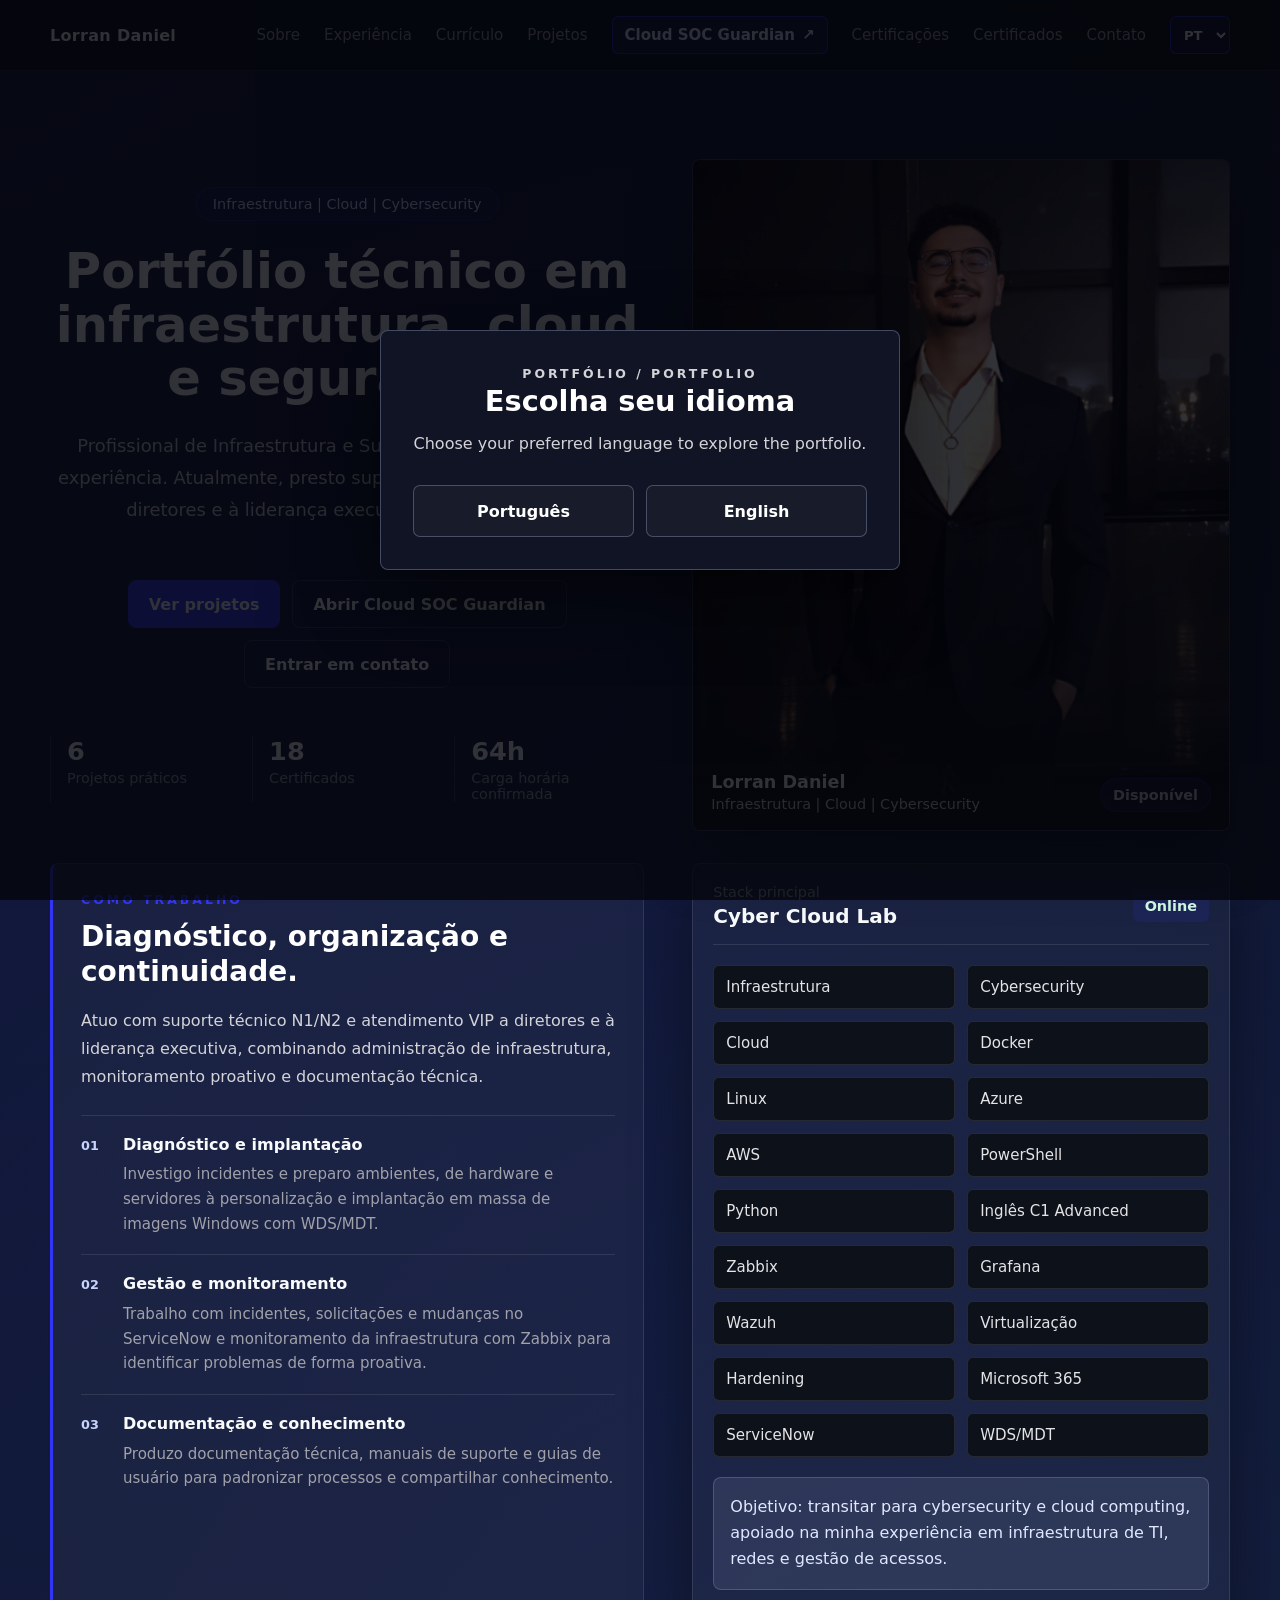
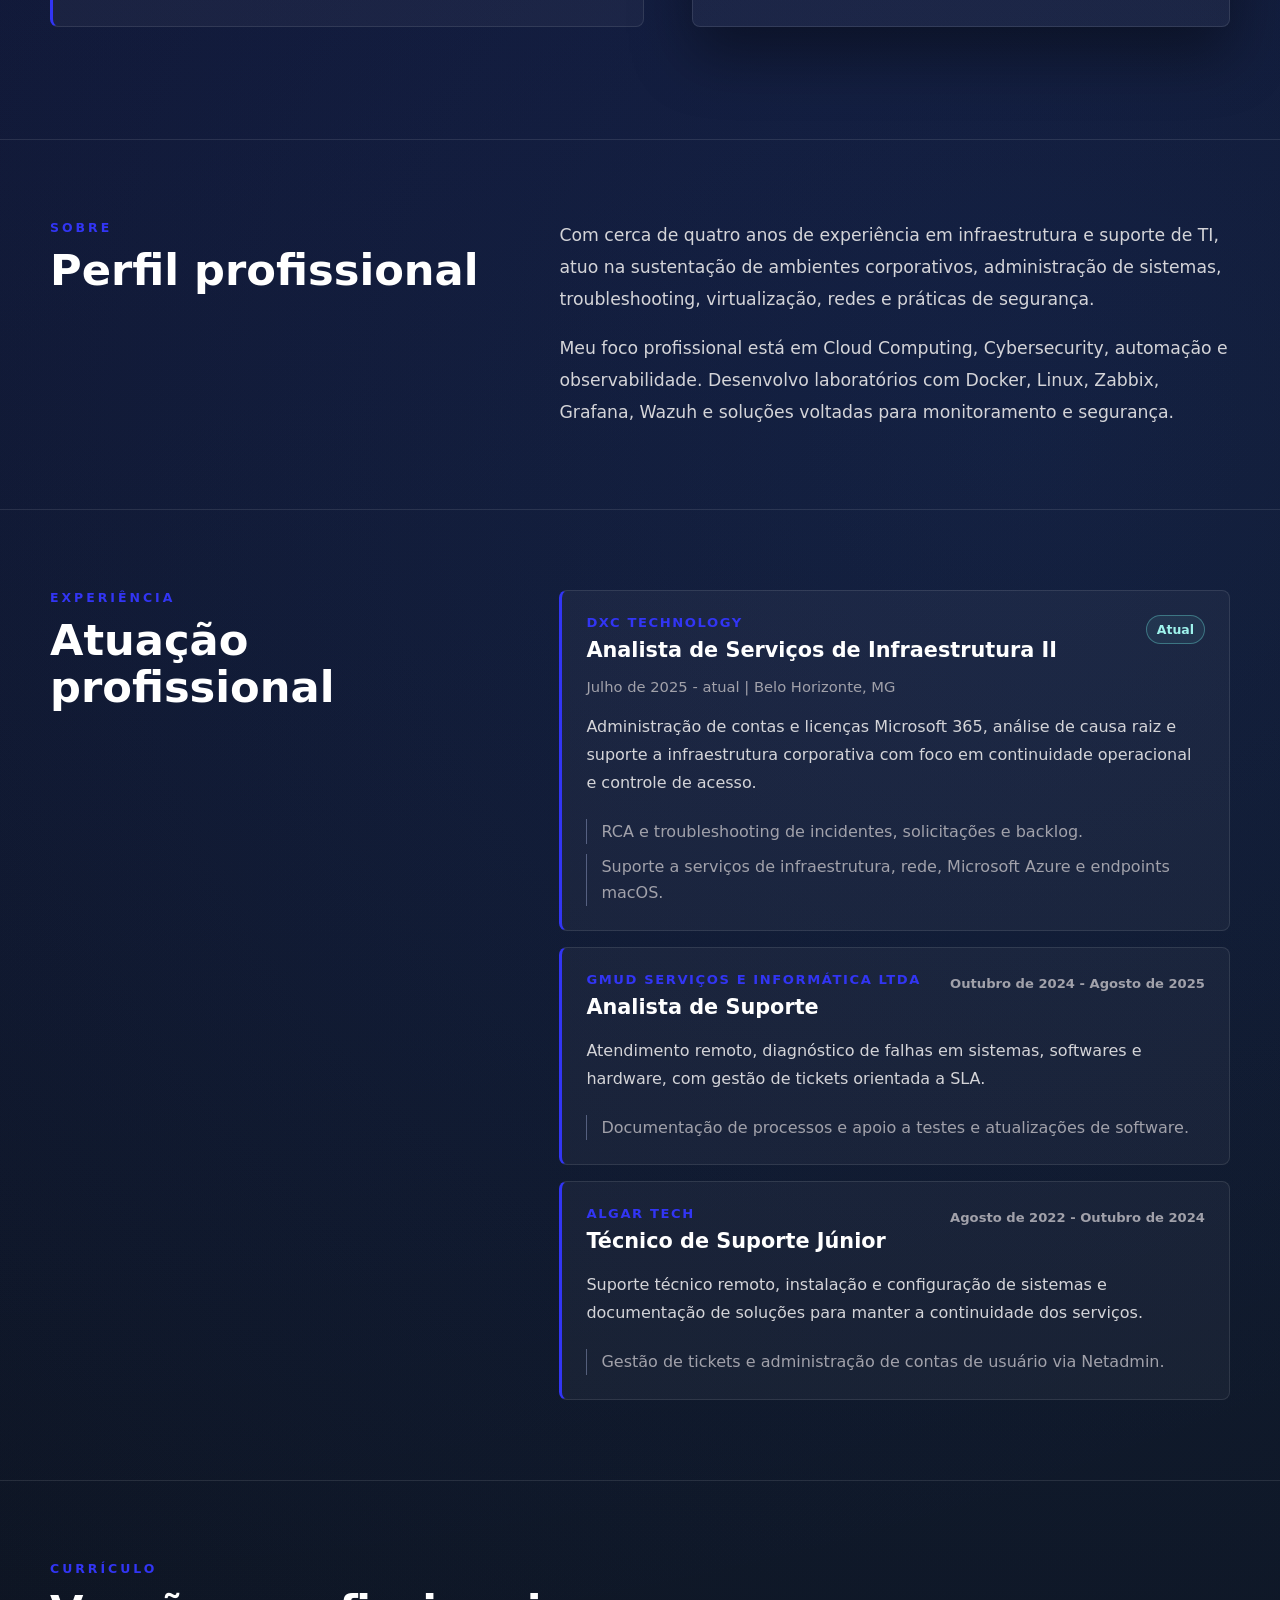
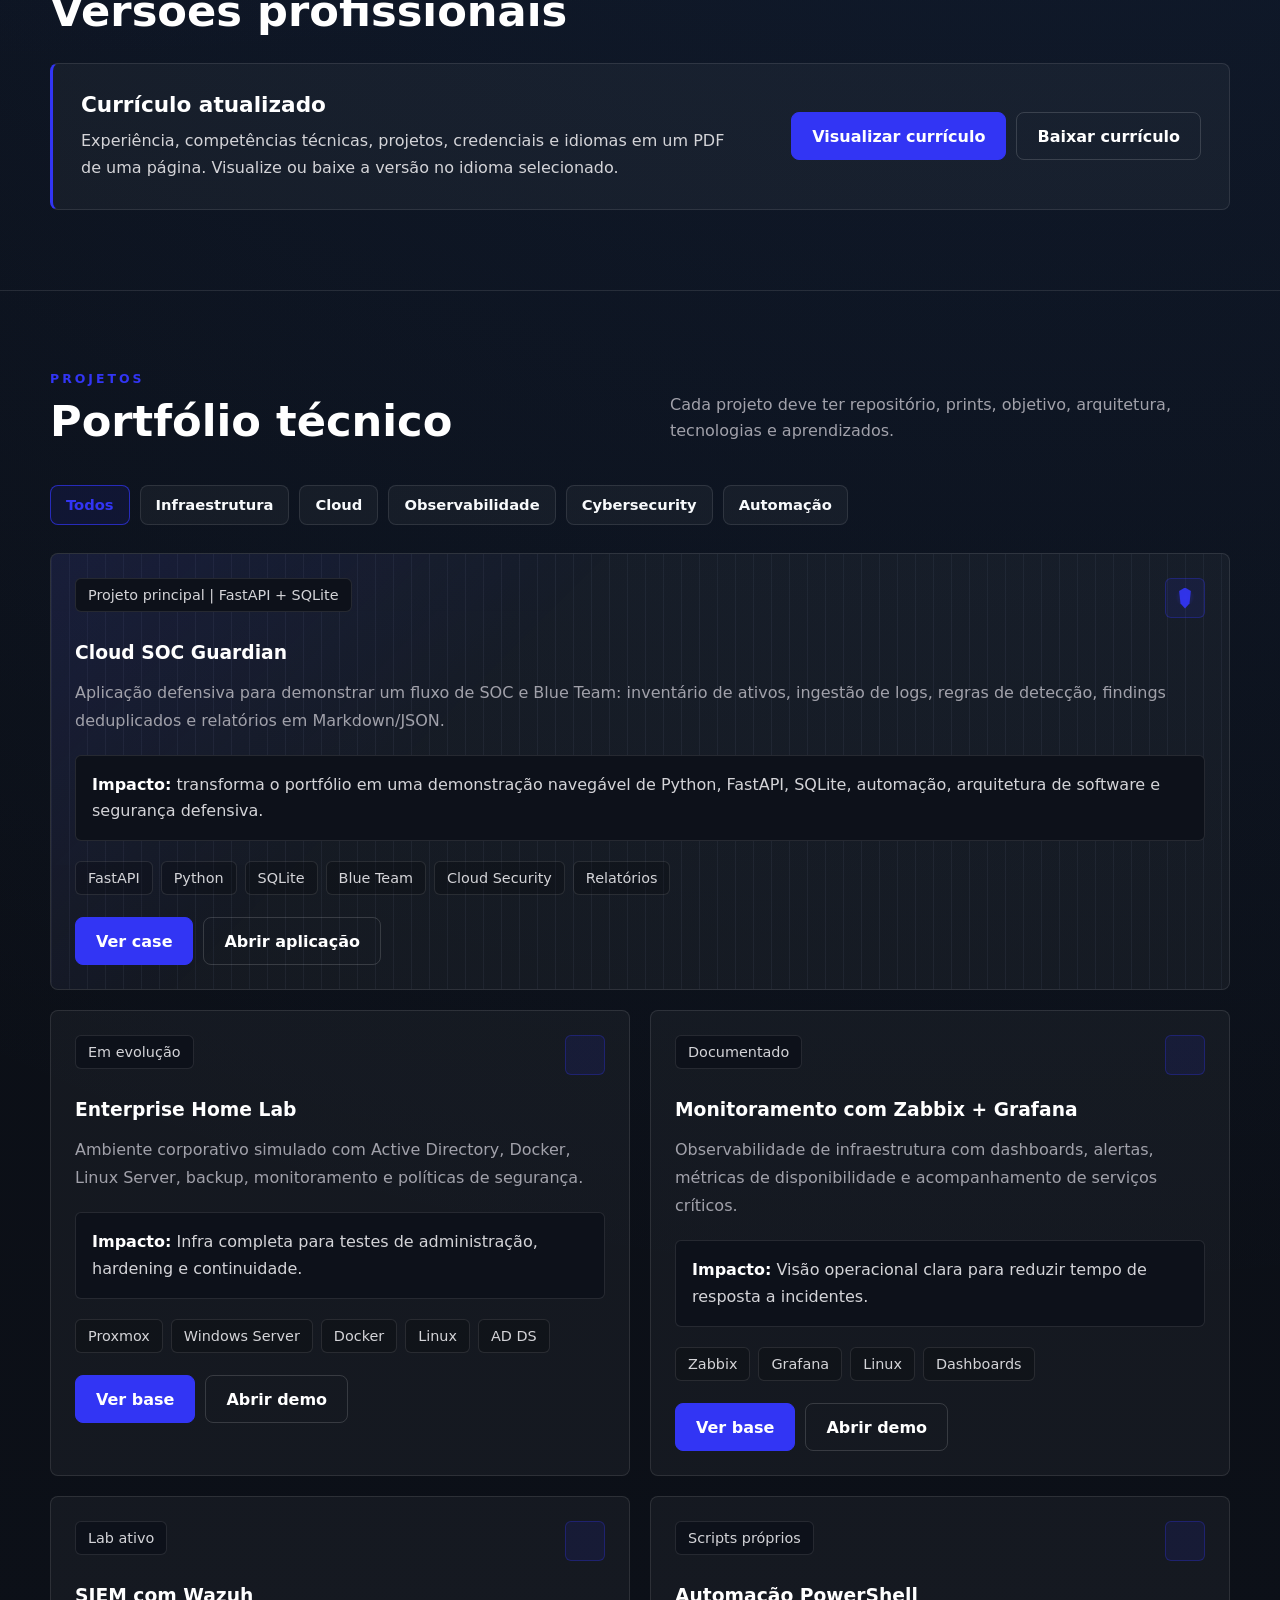
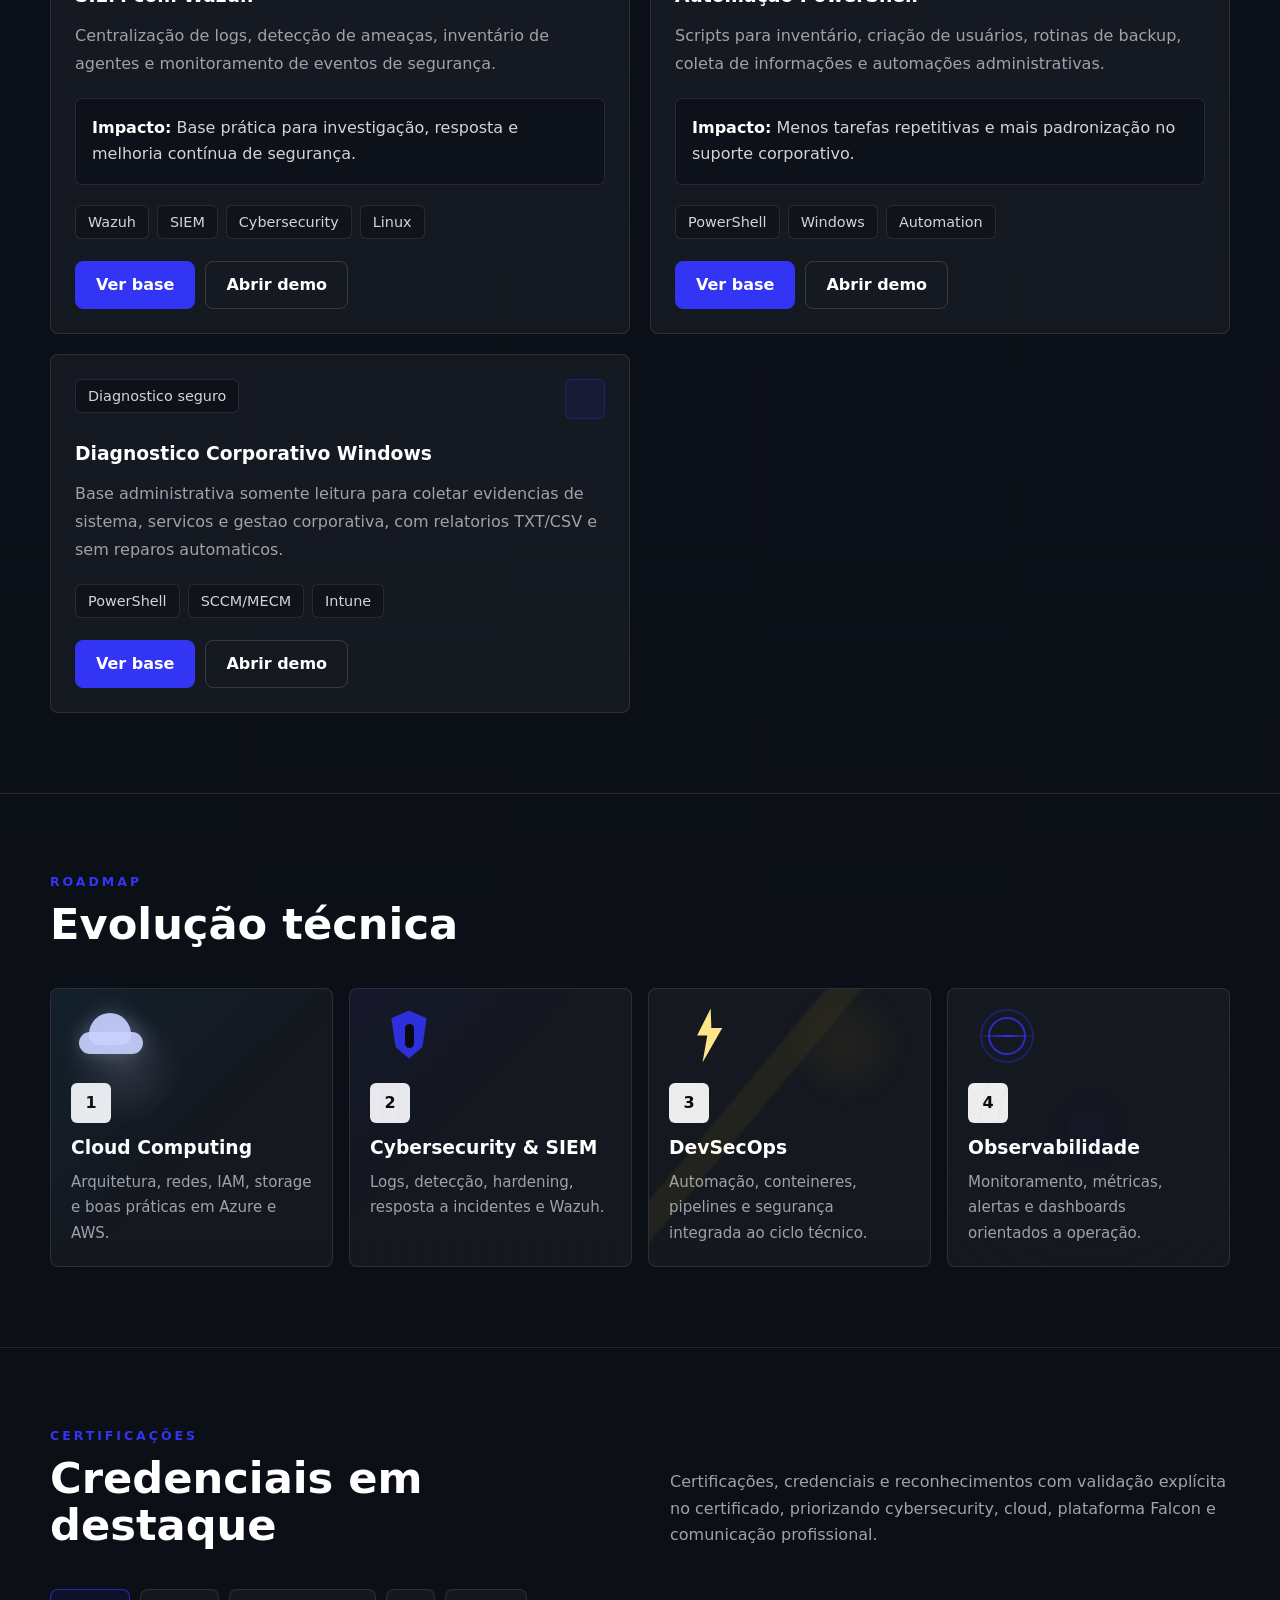
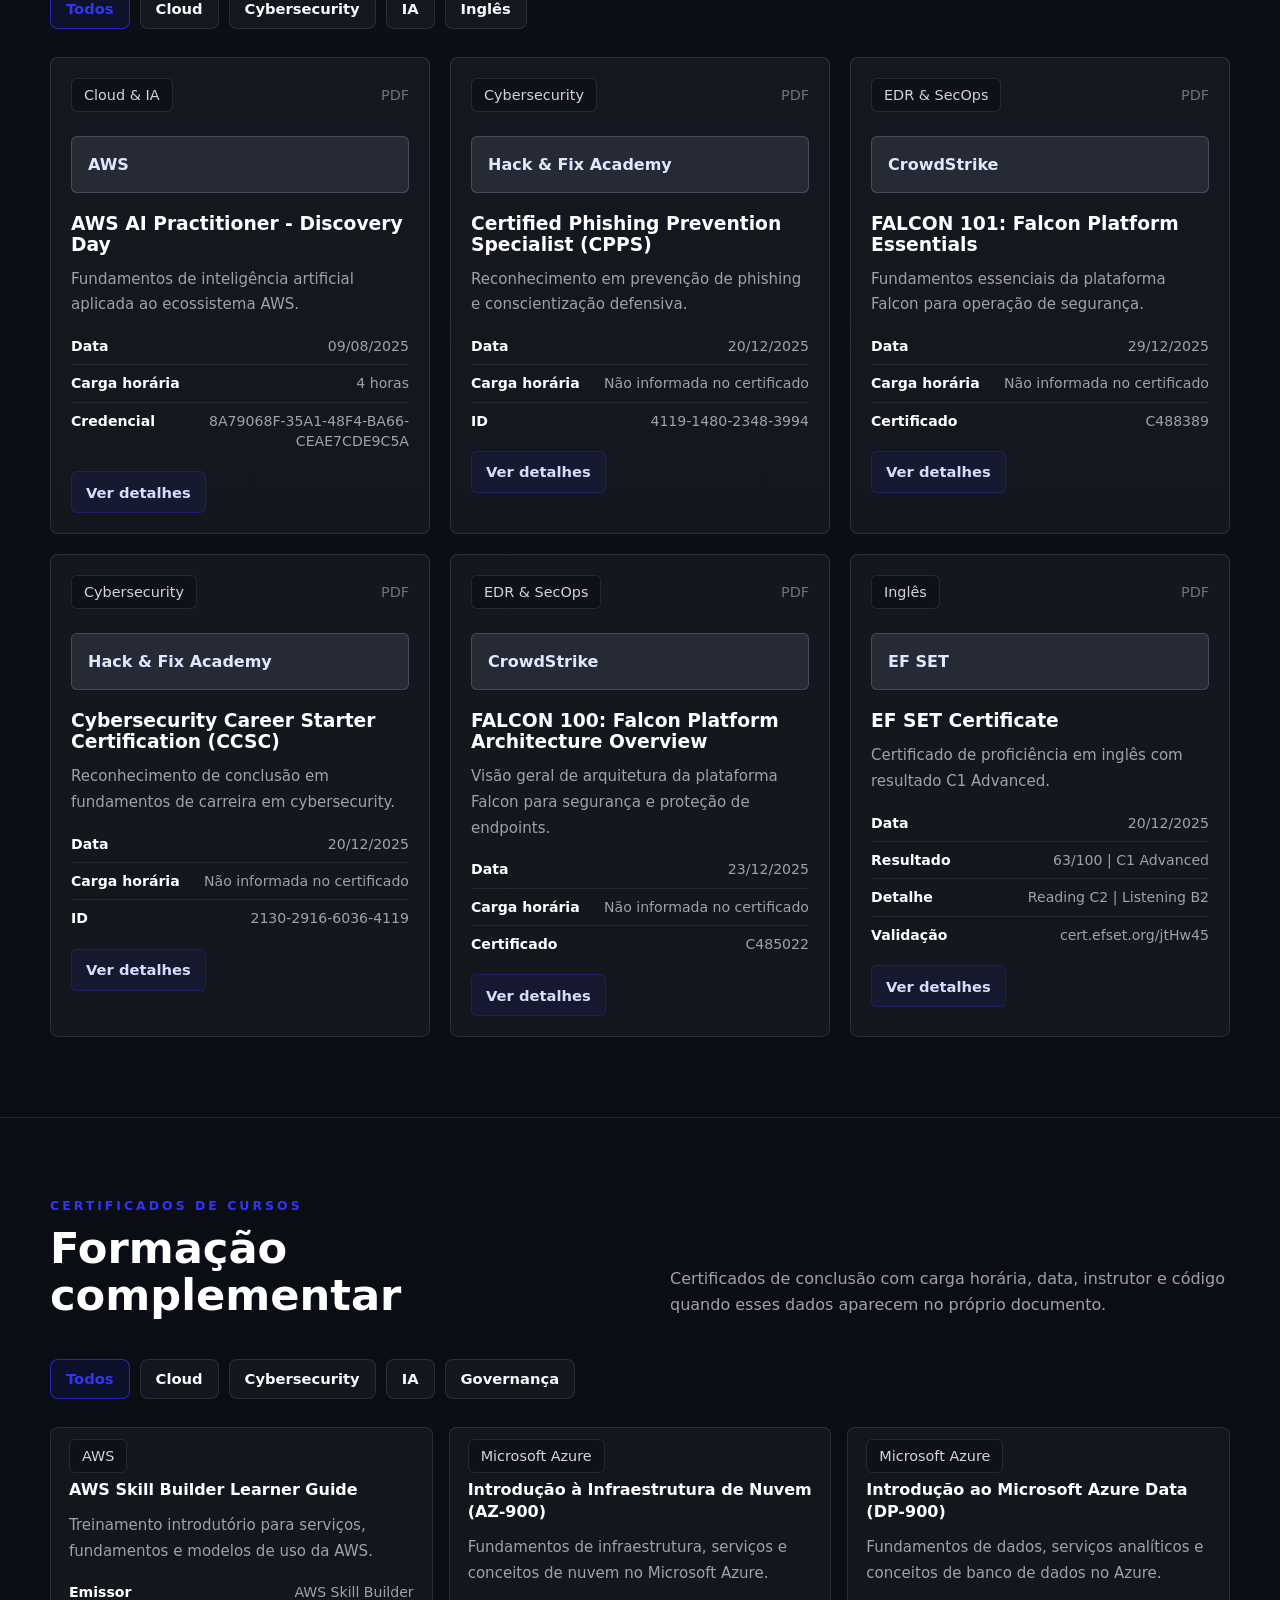
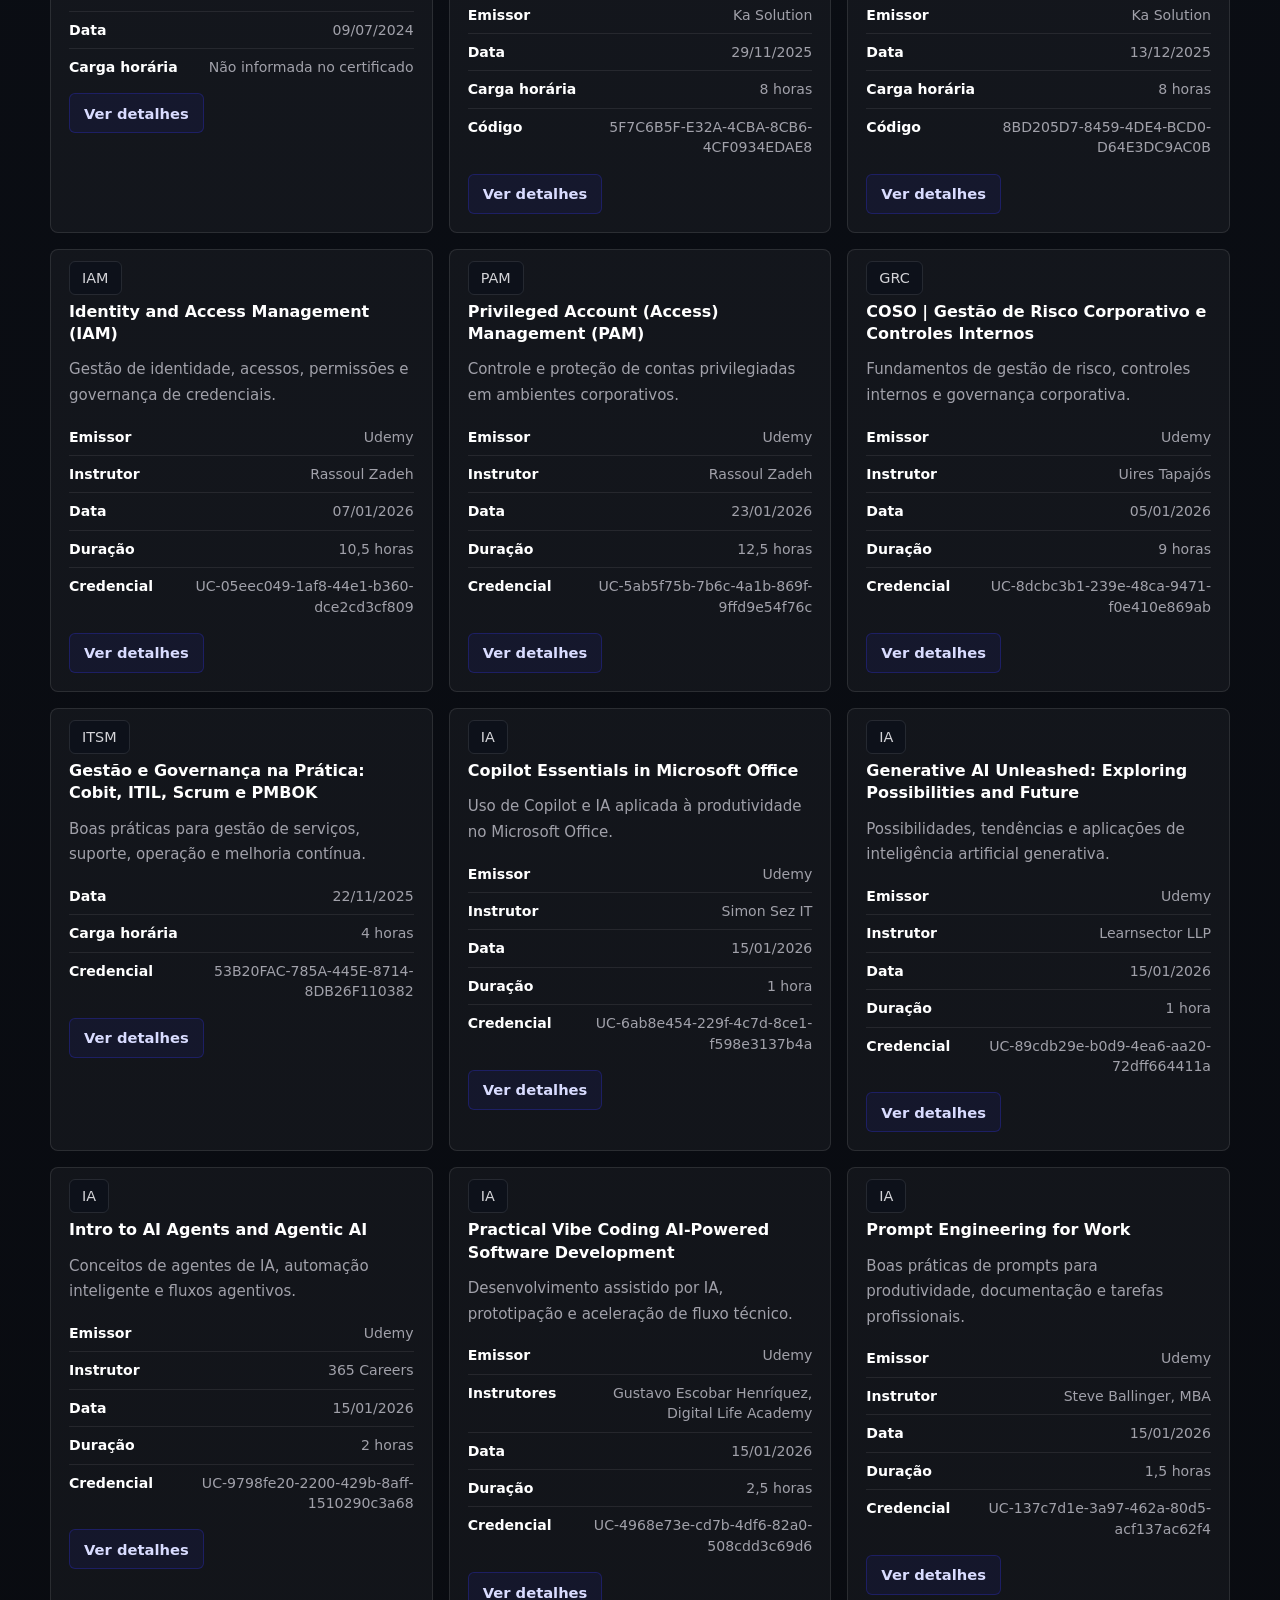
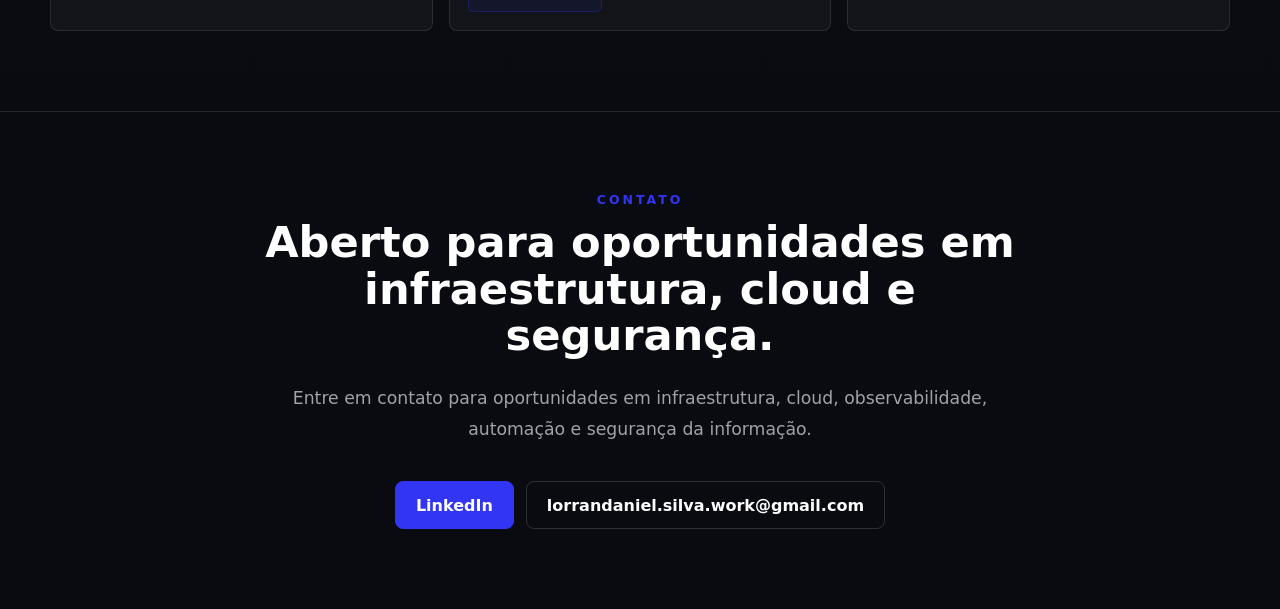
<file: index.html>
<!doctype html>
<html lang="pt-BR">
  <head>
    <meta charset="UTF-8" />
    <meta name="viewport" content="width=device-width, initial-scale=1.0" />
    <title>Lorran Daniel | Infraestrutura, Cloud e Cybersecurity</title>
    <meta
      name="description"
      content="Portfólio técnico de Lorran Daniel, Analista de Infraestrutura com foco em cloud, cybersecurity, automação e observabilidade."
    />
    <meta property="og:title" content="Lorran Daniel | Infraestrutura, Cloud e Cybersecurity" />
    <meta
      property="og:description"
      content="Portfólio técnico de Lorran Daniel, Analista de Infraestrutura com foco em cloud, segurança, automação e observabilidade."
    />
    <meta property="og:type" content="website" />
    <meta property="og:image" content="img/lorran-daniel-profile.jpg" />
    <style>
      :root {
        color-scheme: dark;
        --bg: #090b10;
        --panel: rgba(255, 255, 255, 0.04);
        --panel-strong: #0d111a;
        --border: rgba(255, 255, 255, 0.1);
        --text: #f8fafc;
        --muted: #a1a1aa;
        --soft: #d4d4d8;
        --teal: #3235f4;
        --sky: #c7d2fe;
      }

      * {
        box-sizing: border-box;
      }

      html {
        scroll-behavior: smooth;
      }

      body {
        margin: 0;
        min-height: 100vh;
        background:
          radial-gradient(circle at top left, rgba(50, 53, 244, 0.18), transparent 32%),
          radial-gradient(circle at 80% 20%, rgba(59, 130, 246, 0.16), transparent 30%),
          linear-gradient(180deg, #090b10 0%, #0c1018 48%, #090b10 100%);
        color: var(--text);
        font-family:
          Inter, ui-sans-serif, system-ui, -apple-system, BlinkMacSystemFont, "Segoe UI",
          sans-serif;
      }

      a {
        color: inherit;
        text-decoration: none;
      }

      .container {
        width: min(100% - 40px, 1180px);
        margin: 0 auto;
      }

      .site-header {
        position: sticky;
        top: 0;
        z-index: 10;
        border-bottom: 1px solid var(--border);
        background: rgba(9, 11, 16, 0.82);
        backdrop-filter: blur(18px);
      }

      .nav {
        display: flex;
        align-items: center;
        justify-content: space-between;
        gap: 24px;
        padding: 16px 0;
      }

      .brand {
        flex-shrink: 0;
        font-weight: 700;
        letter-spacing: 0.02em;
      }

      .nav-links {
        display: flex;
        min-width: 0;
        overflow-x: auto;
        align-items: center;
        gap: 24px;
        color: var(--muted);
        font-size: 0.94rem;
      }

      .nav-links a:hover {
        color: white;
      }

      .nav-links .nav-demo {
        display: inline-flex;
        align-items: center;
        gap: 7px;
        min-height: 38px;
        border: 1px solid rgba(50, 53, 244, 0.72);
        border-radius: 6px;
        background: rgba(50, 53, 244, 0.16);
        color: #e0e7ff;
        font-weight: 800;
        padding: 0 12px;
        white-space: nowrap;
      }

      .nav-links .nav-demo:hover {
        border-color: rgba(129, 140, 248, 0.95);
        background: rgba(50, 53, 244, 0.28);
        color: white;
      }

      .language-select {
        min-height: 38px;
        border: 1px solid rgba(50, 53, 244, 0.7);
        border-radius: 6px;
        background: rgba(50, 53, 244, 0.1);
        color: var(--text);
        cursor: pointer;
        font: inherit;
        font-size: 0.82rem;
        font-weight: 800;
        padding: 0 9px;
      }

      .language-select:hover {
        border-color: rgba(129, 140, 248, 0.95);
        background: rgba(50, 53, 244, 0.2);
      }

      .hero {
        display: grid;
        grid-template-columns: 1.05fr 0.95fr;
        grid-template-areas:
          "intro portrait"
          "approach stack";
        gap: 32px 48px;
        align-items: start;
        padding: 88px 0 112px;
      }

      .hero-content {
        grid-area: intro;
        align-self: center;
        min-width: 0;
        display: flex;
        flex-direction: column;
        align-items: center;
        justify-content: flex-start;
        text-align: center;
      }

      .eyebrow {
        width: fit-content;
        margin: 0 0 24px;
        border: 1px solid rgba(50, 53, 244, 0.3);
        border-radius: 999px;
        background: rgba(50, 53, 244, 0.1);
        color: #d9dcff;
        padding: 8px 16px;
        font-size: 0.9rem;
      }

      h1,
      h2,
      h3,
      p {
        margin-top: 0;
      }

      h1 {
        max-width: 620px;
        margin-bottom: 24px;
        color: white;
        font-size: 3.1rem;
        line-height: 1.08;
        letter-spacing: 0;
      }

      .hero-text {
        max-width: 590px;
        color: var(--soft);
        font-size: 1.12rem;
        line-height: 1.8;
      }

      .actions {
        display: flex;
        flex-wrap: wrap;
        justify-content: center;
        gap: 12px;
        margin-top: 36px;
      }

      .button {
        display: inline-flex;
        align-items: center;
        justify-content: center;
        min-height: 48px;
        border-radius: 8px;
        padding: 0 20px;
        border: 1px solid rgba(255, 255, 255, 0.15);
        color: white;
        font-weight: 700;
        transition: 180ms ease;
      }

      .button:hover {
        border-color: rgba(199, 210, 254, 0.7);
        background: rgba(199, 210, 254, 0.1);
      }

      .button.primary {
        border-color: #3235f4;
        background: #3235f4;
        color: white;
      }

      .button.primary:hover {
        border-color: #4f52ff;
        background: #4f52ff;
      }

      .stats {
        display: grid;
        grid-template-columns: repeat(3, 1fr);
        gap: 12px;
        max-width: 660px;
        margin-top: 48px;
        text-align: left;
      }

      .stat {
        border-left: 1px solid rgba(255, 255, 255, 0.15);
        padding-left: 16px;
      }

      .stat strong {
        display: block;
        color: white;
        font-size: 1.6rem;
      }

      .stat span {
        display: block;
        margin-top: 4px;
        color: var(--muted);
        font-size: 0.9rem;
      }

      .skills-panel,
      .card,
      .roadmap-card,
      .cert-card,
      .certificate-card {
        border: 1px solid var(--border);
        border-radius: 8px;
        background: var(--panel);
      }

      .skills-panel {
        grid-area: stack;
        align-self: stretch;
        min-width: 0;
        overflow: hidden;
        padding: 20px;
        box-shadow: 0 28px 60px rgba(0, 0, 0, 0.38);
      }

      .work-profile {
        grid-area: approach;
        align-self: stretch;
        min-width: 0;
        scroll-margin-top: 96px;
        border: 1px solid var(--border);
        border-left: 3px solid var(--teal);
        border-radius: 8px;
        background: var(--panel);
        padding: 28px;
      }

      .work-profile h2 {
        margin-bottom: 18px;
        color: white;
        font-size: 1.75rem;
        line-height: 1.25;
      }

      .work-intro {
        margin-bottom: 0;
        color: var(--soft);
        font-size: 1rem;
        line-height: 1.75;
      }

      .work-principles {
        margin: 24px 0 0;
        padding: 0;
        list-style: none;
      }

      .work-principles li {
        display: grid;
        grid-template-columns: 28px minmax(0, 1fr);
        gap: 14px;
        border-top: 1px solid var(--border);
        padding: 18px 0;
      }

      .work-principles li:last-child {
        padding-bottom: 0;
      }

      .work-number {
        color: var(--sky);
        font-size: 0.8rem;
        font-weight: 800;
        line-height: 1.6;
        padding-top: 2px;
      }

      .work-principles h3 {
        margin-bottom: 6px;
        color: var(--text);
        font-size: 1rem;
        line-height: 1.4;
      }

      .work-principles p {
        margin-bottom: 0;
        color: var(--muted);
        font-size: 0.94rem;
        line-height: 1.65;
      }

      .profile-card {
        grid-area: portrait;
        position: relative;
        overflow: hidden;
        margin: 0;
        border: 1px solid var(--border);
        border-radius: 8px;
        background: var(--panel);
        box-shadow: 0 28px 60px rgba(0, 0, 0, 0.38);
      }

      .profile-card::after {
        content: "";
        position: absolute;
        inset: auto 0 0;
        height: 44%;
        background: linear-gradient(180deg, transparent, rgba(9, 11, 16, 0.9));
        pointer-events: none;
      }

      .profile-photo {
        display: block;
        width: 100%;
        aspect-ratio: 4 / 5;
        object-fit: cover;
        object-position: center 30%;
        filter: saturate(1.03) contrast(1.04);
      }

      .profile-caption {
        position: absolute;
        left: 18px;
        right: 18px;
        bottom: 18px;
        z-index: 1;
        display: flex;
        align-items: end;
        justify-content: space-between;
        gap: 14px;
      }

      .profile-caption strong {
        display: block;
        color: white;
        font-size: 1.1rem;
      }

      .profile-caption span {
        display: block;
        margin-top: 4px;
        color: var(--soft);
        font-size: 0.9rem;
      }

      .profile-signal {
        border: 1px solid rgba(50, 53, 244, 0.28);
        border-radius: 999px;
        background: rgba(50, 53, 244, 0.1);
        color: #d9dcff;
        flex: 0 0 auto;
        padding: 8px 12px;
        font-size: 0.82rem;
        font-weight: 800;
      }

      .panel-header {
        display: flex;
        align-items: center;
        justify-content: space-between;
        gap: 20px;
        margin-bottom: 20px;
        border-bottom: 1px solid var(--border);
        padding-bottom: 16px;
      }

      .panel-header p {
        margin-bottom: 4px;
        color: var(--muted);
        font-size: 0.9rem;
      }

      .panel-header h2 {
        margin-bottom: 0;
        font-size: 1.25rem;
      }

      .status {
        border-radius: 6px;
        background: rgba(50, 53, 244, 0.12);
        color: #d1fae5;
        padding: 8px 12px;
        font-size: 0.9rem;
        font-weight: 700;
      }

      .skills-grid {
        display: grid;
        grid-template-columns: repeat(2, minmax(0, 1fr));
        gap: 12px;
      }

      .skill {
        overflow-wrap: anywhere;
        border: 1px solid var(--border);
        border-radius: 6px;
        background: var(--panel-strong);
        padding: 12px;
        color: #e4e4e7;
        font-size: 0.94rem;
        transition: 180ms ease;
      }

      .skill:hover {
        border-color: rgba(50, 53, 244, 0.5);
        background: rgba(50, 53, 244, 0.1);
      }

      .goal {
        margin-top: 20px;
        border: 1px solid rgba(199, 210, 254, 0.2);
        border-radius: 8px;
        background: rgba(199, 210, 254, 0.1);
        padding: 16px;
        color: #e0e7ff;
        line-height: 1.65;
      }

      section {
        border-top: 1px solid var(--border);
        padding: 80px 0;
      }

      .section-grid {
        display: grid;
        grid-template-columns: 0.7fr 1fr;
        gap: 40px;
      }

      .section-kicker {
        margin-bottom: 12px;
        color: var(--teal);
        font-size: 0.78rem;
        font-weight: 800;
        letter-spacing: 0.24em;
        text-transform: uppercase;
      }

      .section-title {
        margin-bottom: 0;
        color: white;
        font-size: clamp(2rem, 4vw, 2.7rem);
        line-height: 1.08;
      }

      .about-copy {
        color: var(--soft);
        font-size: 1.08rem;
        line-height: 1.85;
      }

      .about-copy p:last-child {
        margin-bottom: 0;
      }

      .experience-entry {
        border: 1px solid var(--border);
        border-left: 3px solid var(--teal);
        border-radius: 8px;
        background: var(--panel);
        padding: 24px;
      }

      .experience-listing {
        display: grid;
        gap: 16px;
      }

      .experience-header {
        display: flex;
        align-items: flex-start;
        justify-content: space-between;
        gap: 20px;
      }

      .experience-company {
        margin-bottom: 8px;
        color: var(--teal);
        font-size: 0.82rem;
        font-weight: 800;
        letter-spacing: 0.12em;
        text-transform: uppercase;
      }

      .experience-entry h3 {
        margin-bottom: 0;
        color: white;
        font-size: 1.3rem;
      }

      .experience-current {
        flex: 0 0 auto;
        border: 1px solid rgba(110, 231, 221, 0.36);
        border-radius: 999px;
        background: rgba(110, 231, 221, 0.08);
        color: #9ef3ec;
        font-size: 0.78rem;
        font-weight: 800;
        padding: 6px 10px;
      }

      .experience-period {
        flex: 0 0 auto;
        color: var(--muted);
        font-size: 0.82rem;
        font-weight: 800;
        padding-top: 4px;
      }

      .experience-meta {
        margin: 16px 0 0;
        color: var(--muted);
        font-size: 0.92rem;
      }

      .experience-copy {
        margin: 18px 0 0;
        color: var(--soft);
        line-height: 1.75;
      }

      .experience-list {
        display: grid;
        gap: 10px;
        margin: 22px 0 0;
        padding: 0;
        list-style: none;
      }

      .experience-list li {
        border-left: 1px solid rgba(199, 210, 254, 0.35);
        color: var(--muted);
        line-height: 1.6;
        padding-left: 14px;
      }

      #curriculo {
        scroll-margin-top: 80px;
      }

      .resume-section-grid {
        grid-template-columns: minmax(0, 1fr);
        gap: 28px;
      }

      .resume-panel {
        display: grid;
        grid-template-columns: minmax(0, 1fr) auto;
        align-items: center;
        min-width: 0;
        gap: 32px;
        border: 1px solid var(--border);
        border-left: 3px solid var(--teal);
        border-radius: 8px;
        background: var(--panel);
        padding: 28px;
      }

      .resume-panel h3 {
        margin-bottom: 10px;
        color: white;
        font-size: 1.35rem;
      }

      .resume-panel p {
        max-width: 650px;
        margin-bottom: 0;
        color: var(--soft);
        line-height: 1.7;
      }

      .resume-actions {
        display: flex;
        flex-wrap: wrap;
        justify-content: flex-end;
        gap: 10px;
      }

      .resume-actions .button:focus-visible {
        outline: 3px solid var(--sky);
        outline-offset: 4px;
      }

      .language-modal[hidden] {
        display: none;
      }

      .language-modal {
        position: fixed;
        z-index: 100;
        inset: 0;
        display: grid;
        place-items: center;
        background: rgba(4, 6, 12, 0.82);
        padding: 24px;
      }

      .language-dialog {
        width: min(100%, 520px);
        border: 1px solid rgba(199, 210, 254, 0.28);
        border-radius: 8px;
        background: #101424;
        box-shadow: 0 28px 80px rgba(0, 0, 0, 0.48);
        padding: 32px;
        text-align: center;
      }

      .language-dialog h2 {
        margin-bottom: 12px;
        color: white;
        font-size: 1.8rem;
      }

      .language-dialog p {
        margin-bottom: 0;
        color: var(--soft);
        line-height: 1.7;
      }

      .language-options {
        display: grid;
        grid-template-columns: repeat(2, minmax(0, 1fr));
        gap: 12px;
        margin-top: 28px;
      }

      .language-option {
        min-height: 52px;
        border: 1px solid rgba(199, 210, 254, 0.28);
        border-radius: 7px;
        background: rgba(255, 255, 255, 0.03);
        color: white;
        cursor: pointer;
        font: inherit;
        font-size: 1rem;
        font-weight: 800;
        transition: 180ms ease;
      }

      .language-option:hover,
      .language-option:focus-visible {
        border-color: #7376ff;
        background: rgba(50, 53, 244, 0.22);
      }

      .section-heading {
        display: flex;
        align-items: end;
        justify-content: space-between;
        gap: 28px;
        margin-bottom: 40px;
      }

      .section-heading p:last-child {
        max-width: 560px;
        margin-bottom: 0;
        color: var(--muted);
        line-height: 1.65;
      }

      .projects-grid {
        display: grid;
        grid-template-columns: repeat(2, minmax(0, 1fr));
        gap: 20px;
      }

      .card {
        padding: 24px;
        transition: 180ms ease;
      }

      .card:hover {
        transform: translateY(-4px);
        border-color: rgba(50, 53, 244, 0.4);
        background: rgba(255, 255, 255, 0.055);
      }

      .card-top {
        display: flex;
        align-items: start;
        justify-content: space-between;
        gap: 16px;
        margin-bottom: 24px;
      }

      .badge {
        border: 1px solid var(--border);
        border-radius: 6px;
        background: var(--panel-strong);
        padding: 8px 12px;
        color: var(--soft);
        font-size: 0.9rem;
      }

      .project-mark {
        width: 40px;
        height: 40px;
        border: 1px solid rgba(50, 53, 244, 0.3);
        border-radius: 6px;
        background: rgba(50, 53, 244, 0.1);
        flex: 0 0 auto;
      }

      .card h3,
      .cert-card h3,
      .certificate-card h3,
      .roadmap-card h3 {
        margin-bottom: 0;
        color: white;
      }

      .card p {
        margin-top: 16px;
        color: var(--muted);
        line-height: 1.75;
      }

      .impact {
        margin-top: 20px;
        border: 1px solid var(--border);
        border-radius: 6px;
        background: var(--panel-strong);
        padding: 16px;
        color: var(--soft);
        line-height: 1.65;
      }

      .impact strong {
        color: white;
      }

      .tags {
        display: flex;
        flex-wrap: wrap;
        gap: 8px;
        margin-top: 20px;
      }

      .tag {
        border: 1px solid var(--border);
        border-radius: 6px;
        background: rgba(0, 0, 0, 0.2);
        padding: 8px 12px;
        color: var(--soft);
        font-size: 0.9rem;
      }

      .roadmap-grid {
        display: grid;
        grid-template-columns: repeat(4, minmax(0, 1fr));
        gap: 16px;
      }

      .roadmap-card {
        position: relative;
        overflow: hidden;
        min-height: 248px;
        transition: 180ms ease;
      }

      .roadmap-card::before {
        content: "";
        position: absolute;
        inset: 0;
        opacity: 0.18;
        pointer-events: none;
        transition: 180ms ease;
      }

      .roadmap-card:hover {
        transform: translateY(-4px);
        border-color: rgba(50, 53, 244, 0.42);
      }

      .roadmap-card:hover::before {
        opacity: 0.28;
      }

      .roadmap-card.cloud::before {
        background:
          radial-gradient(circle at 26% 28%, rgba(199, 210, 254, 0.8), transparent 20%),
          linear-gradient(135deg, rgba(14, 165, 233, 0.35), transparent 58%);
      }

      .roadmap-card.cyber::before {
        background:
          linear-gradient(135deg, rgba(50, 53, 244, 0.3), transparent 44%),
          repeating-linear-gradient(90deg, rgba(50, 53, 244, 0.18) 0 1px, transparent 1px 16px);
      }

      .roadmap-card.devsecops::before {
        background:
          linear-gradient(130deg, transparent 0 34%, rgba(250, 204, 21, 0.35) 35% 41%, transparent 42%),
          radial-gradient(circle at 70% 20%, rgba(250, 204, 21, 0.35), transparent 22%);
      }

      .roadmap-card.observability::before {
        background:
          radial-gradient(circle at 50% 50%, rgba(50, 53, 244, 0.2), transparent 22%),
          repeating-radial-gradient(circle at 50% 50%, rgba(50, 53, 244, 0.22) 0 1px, transparent 1px 18px);
      }

      .roadmap-card,
      .cert-card {
        padding: 20px;
      }

      .roadmap-icon {
        position: relative;
        display: block;
        width: 78px;
        height: 54px;
        margin-bottom: 20px;
      }

      .roadmap-icon.cloud::before,
      .roadmap-icon.cloud::after {
        content: "";
        position: absolute;
        background: rgba(199, 210, 254, 0.92);
        box-shadow: 0 0 22px rgba(199, 210, 254, 0.28);
      }

      .roadmap-icon.cloud::before {
        left: 8px;
        right: 6px;
        bottom: 9px;
        height: 22px;
        border-radius: 18px;
      }

      .roadmap-icon.cloud::after {
        left: 18px;
        bottom: 18px;
        width: 42px;
        height: 32px;
        border-radius: 28px 28px 12px 12px;
      }

      .roadmap-icon.shield::before {
        content: "";
        position: absolute;
        left: 18px;
        top: 2px;
        width: 42px;
        height: 48px;
        background: rgba(50, 53, 244, 0.88);
        clip-path: polygon(50% 0, 92% 16%, 82% 76%, 50% 100%, 18% 76%, 8% 16%);
        box-shadow: 0 0 24px rgba(50, 53, 244, 0.3);
      }

      .roadmap-icon.shield::after {
        content: "";
        position: absolute;
        left: 35px;
        top: 15px;
        width: 9px;
        height: 24px;
        border-radius: 999px;
        background: #090b10;
        box-shadow: 0 0 0 999px transparent;
      }

      .roadmap-icon.bolt::before {
        content: "";
        position: absolute;
        left: 24px;
        top: 0;
        width: 34px;
        height: 54px;
        background: #fde68a;
        clip-path: polygon(52% 0, 12% 50%, 42% 50%, 28% 100%, 86% 36%, 54% 36%);
        filter: drop-shadow(0 0 18px rgba(250, 204, 21, 0.45));
      }

      .roadmap-icon.pulse::before,
      .roadmap-icon.pulse::after {
        content: "";
        position: absolute;
        border: 2px solid rgba(50, 53, 244, 0.75);
        border-radius: 50%;
      }

      .roadmap-icon.pulse::before {
        inset: 8px 20px;
      }

      .roadmap-icon.pulse::after {
        inset: 0 12px;
        opacity: 0.42;
      }

      .roadmap-icon.pulse span {
        position: absolute;
        left: 10px;
        right: 10px;
        top: 26px;
        height: 2px;
        background: linear-gradient(90deg, transparent, rgba(50, 53, 244, 0.95), transparent);
      }

      .step-number {
        display: grid;
        place-items: center;
        width: 40px;
        height: 40px;
        margin-bottom: 14px;
        border-radius: 6px;
        background: rgba(255, 255, 255, 0.92);
        color: #090b10;
        font-weight: 800;
      }

      .roadmap-card p,
      .cert-card p,
      .certificate-card p {
        margin: 12px 0 0;
        color: var(--muted);
        font-size: 0.94rem;
        line-height: 1.7;
      }

      .cert-grid {
        display: grid;
        grid-template-columns: repeat(3, minmax(0, 1fr));
        gap: 20px;
      }

      .cert-top {
        display: flex;
        align-items: center;
        justify-content: space-between;
        gap: 12px;
        margin-bottom: 24px;
      }

      .cert-date {
        color: #71717a;
        font-size: 0.9rem;
        white-space: nowrap;
      }

      .cert-org {
        margin-bottom: 20px;
        border: 1px solid rgba(199, 210, 254, 0.2);
        border-radius: 6px;
        background: rgba(199, 210, 254, 0.1);
        color: #e0e7ff;
        padding: 18px 16px;
        font-weight: 800;
      }

      .meta-list {
        display: grid;
        gap: 8px;
        margin-top: 18px;
      }

      .meta-item {
        display: flex;
        align-items: flex-start;
        justify-content: space-between;
        gap: 12px;
        border-bottom: 1px solid rgba(255, 255, 255, 0.08);
        padding-bottom: 8px;
        color: var(--muted);
        font-size: 0.88rem;
        line-height: 1.45;
      }

      .meta-item:last-child {
        border-bottom: 0;
        padding-bottom: 0;
      }

      .meta-item strong {
        color: white;
        font-weight: 700;
        white-space: nowrap;
      }

      .meta-item span {
        overflow-wrap: anywhere;
        text-align: right;
      }

      .cert-link {
        display: inline-flex;
        align-items: center;
        justify-content: center;
        min-height: 42px;
        margin-top: 20px;
        border: 1px solid rgba(50, 53, 244, 0.28);
        border-radius: 6px;
        background: rgba(50, 53, 244, 0.08);
        color: #d9dcff;
        padding: 0 14px;
        font-size: 0.92rem;
        font-weight: 700;
        transition: 180ms ease;
      }

      .cert-link:hover {
        border-color: rgba(50, 53, 244, 0.58);
        background: rgba(50, 53, 244, 0.14);
      }

      .certificate-grid {
        display: grid;
        grid-template-columns: repeat(3, minmax(0, 1fr));
        gap: 16px;
      }

      .certificate-card {
        padding: 18px;
      }

      .certificate-card h3 {
        margin-top: 14px;
        font-size: 1rem;
        line-height: 1.4;
      }

      .certificate-card p {
        min-height: 48px;
      }

      .certificate-card .cert-link {
        min-height: 40px;
        margin-top: 16px;
      }

      .contact {
        text-align: center;
      }

      .contact .section-title {
        max-width: 820px;
        margin: 0 auto;
      }

      .contact-copy {
        max-width: 720px;
        margin: 24px auto 0;
        color: var(--muted);
        font-size: 1.08rem;
        line-height: 1.8;
      }

      .contact .actions {
        justify-content: center;
      }

      .contact a[href^="mailto:"] {
        max-width: 100%;
        overflow-wrap: anywhere;
      }

      @media (max-width: 900px) {
        .resume-panel {
          grid-template-columns: minmax(0, 1fr);
        }

        .resume-actions {
          justify-content: flex-start;
        }

        .hero,
        .section-grid {
          grid-template-columns: 1fr;
        }

        .hero {
          grid-template-areas:
            "intro"
            "portrait"
            "approach"
            "stack";
          padding-top: 64px;
        }

        h1 {
          font-size: 2.7rem;
        }

        .projects-grid,
        .cert-grid,
        .certificate-grid,
        .roadmap-grid {
          grid-template-columns: 1fr;
        }

        .section-heading {
          align-items: start;
          flex-direction: column;
        }
      }

      @media (max-width: 680px) {
        .work-profile {
          padding: 22px;
        }

        #curriculo {
          scroll-margin-top: 120px;
        }

        .resume-panel {
          padding: 20px;
        }

        .container {
          width: min(100% - 28px, 1180px);
        }

        .nav {
          align-items: flex-start;
          gap: 12px;
          flex-direction: column;
        }

        .nav-links {
          width: 100%;
          gap: 14px;
          overflow-x: auto;
          padding-bottom: 2px;
        }

        .stats {
          grid-template-columns: 1fr;
        }

        h1 {
          font-size: 2.2rem;
        }

        .panel-header,
        .cert-top,
        .experience-header {
          align-items: flex-start;
          flex-direction: column;
        }

        .language-dialog {
          padding: 26px 20px;
        }

        .language-options {
          grid-template-columns: 1fr;
        }
      }
    </style>
    <link rel="stylesheet" href="css/style.css" />
  </head>
  <body>
    <div class="language-modal" id="languageModal" role="dialog" aria-modal="true" aria-labelledby="languageChoiceTitle" hidden>
      <div class="language-dialog">
        <p class="section-kicker">PORTFÓLIO / PORTFOLIO</p>
        <h2 id="languageChoiceTitle">Escolha seu idioma</h2>
        <p>Choose your preferred language to explore the portfolio.</p>
        <div class="language-options">
          <button class="language-option" type="button" data-language-choice="pt">Português</button>
          <button class="language-option" type="button" data-language-choice="en">English</button>
        </div>
      </div>
    </div>
    <header class="site-header">
      <nav class="container nav" aria-label="Navegação principal">
        <a class="brand" href="#inicio">Lorran Daniel</a>

        <div class="nav-links">
          <a href="#sobre">Sobre</a>
          <a href="#experiencia">Experiência</a>
          <a href="#curriculo">Currículo</a>
          <a href="#projetos">Projetos</a>
          <a class="nav-demo" href="projetos/lab.html?project=cloud-soc-guardian&amp;view=demo">
            Cloud SOC Guardian <span aria-hidden="true">↗</span>
          </a>
          <a href="#certificacoes">Certificações</a>
          <a href="#certificados">Certificados</a>
          <a href="#contato">Contato</a>
          <select id="languageSelect" class="language-select" aria-label="Selecionar idioma">
            <option value="pt">PT</option>
            <option value="en">EN</option>
          </select>
        </div>
      </nav>
    </header>

    <main>
      <div class="container hero" id="inicio">
        <div class="hero-content">
          <p class="eyebrow">Infraestrutura | Cloud | Cybersecurity</p>

          <h1>Portfólio técnico em infraestrutura, cloud e segurança.</h1>

          <p class="hero-text">
            Profissional de Infraestrutura e Suporte de TI com 4 anos de experiência. Atualmente,
            presto suporte VIP de TI diretamente a diretores e à liderança executiva da Localiza&amp;Co.
          </p>

          <div class="actions">
            <a class="button primary" href="#projetos">Ver projetos</a>
            <a class="button" href="projetos/lab.html?project=cloud-soc-guardian&amp;view=demo">
              Abrir Cloud SOC Guardian
            </a>
            <a class="button" href="#contato">Entrar em contato</a>
          </div>

          <div class="stats" aria-label="Resumo do portfólio">
            <div class="stat">
              <strong>6</strong>
              <span>Projetos práticos</span>
            </div>
            <div class="stat">
              <strong>18</strong>
              <span>Certificados</span>
            </div>
            <div class="stat">
              <strong>64h</strong>
              <span>Carga horária confirmada</span>
            </div>
          </div>
        </div>

        <figure class="profile-card">
            <img
              class="profile-photo"
              src="img/lorran-daniel-profile.jpg"
              alt="Foto profissional de Lorran Daniel"
            />
            <figcaption class="profile-caption">
              <span>
                <strong>Lorran Daniel</strong>
                <span>Infraestrutura | Cloud | Cybersecurity</span>
              </span>
              <span class="profile-signal">Disponível</span>
            </figcaption>
        </figure>

        <article id="como-trabalho" class="work-profile" aria-labelledby="workStyleTitle">
          <p class="section-kicker">Como trabalho</p>
          <h2 id="workStyleTitle">Diagnóstico, organização e continuidade.</h2>
          <p class="work-intro">
            Atuo com suporte técnico N1/N2 e atendimento VIP a diretores e à liderança executiva,
            combinando administração de infraestrutura, monitoramento proativo e documentação técnica.
          </p>
          <ul class="work-principles">
            <li>
              <span class="work-number" aria-hidden="true">01</span>
              <div>
                <h3>Diagnóstico e implantação</h3>
                <p>Investigo incidentes e preparo ambientes, de hardware e servidores à personalização e implantação em massa de imagens Windows com WDS/MDT.</p>
              </div>
            </li>
            <li>
              <span class="work-number" aria-hidden="true">02</span>
              <div>
                <h3>Gestão e monitoramento</h3>
                <p>Trabalho com incidentes, solicitações e mudanças no ServiceNow e monitoramento da infraestrutura com Zabbix para identificar problemas de forma proativa.</p>
              </div>
            </li>
            <li>
              <span class="work-number" aria-hidden="true">03</span>
              <div>
                <h3>Documentação e conhecimento</h3>
                <p>Produzo documentação técnica, manuais de suporte e guias de usuário para padronizar processos e compartilhar conhecimento.</p>
              </div>
            </li>
          </ul>
        </article>

        <aside class="skills-panel" aria-label="Stack principal">
            <div class="panel-header">
              <div>
                <p>Stack principal</p>
                <h2>Cyber Cloud Lab</h2>
              </div>
              <span class="status">Online</span>
            </div>

            <div class="skills-grid">
              <span class="skill">Infraestrutura</span>
              <span class="skill">Cybersecurity</span>
              <span class="skill">Cloud</span>
              <span class="skill">Docker</span>
              <span class="skill">Linux</span>
              <span class="skill">Azure</span>
              <span class="skill">AWS</span>
              <span class="skill">PowerShell</span>
              <span class="skill">Python</span>
              <span class="skill">Inglês C1 Advanced</span>
              <span class="skill">Zabbix</span>
              <span class="skill">Grafana</span>
              <span class="skill">Wazuh</span>
              <span class="skill">Virtualização</span>
              <span class="skill">Hardening</span>
              <span class="skill">Microsoft 365</span>
              <span class="skill">ServiceNow</span>
              <span class="skill">WDS/MDT</span>
            </div>

            <p class="goal">
              Objetivo: transitar para cybersecurity e cloud computing, apoiado na minha experiência
              em infraestrutura de TI, redes e gestão de acessos.
            </p>
        </aside>
      </div>

      <section id="sobre">
        <div class="container section-grid">
          <div>
            <p class="section-kicker">Sobre</p>
            <h2 class="section-title">Perfil profissional</h2>
          </div>

          <div class="about-copy">
            <p>
              Com cerca de quatro anos de experiência em infraestrutura e suporte de TI, atuo na
              sustentação de ambientes corporativos, administração de sistemas, troubleshooting,
              virtualização, redes e práticas de segurança.
            </p>
            <p>
              Meu foco profissional está em Cloud Computing, Cybersecurity, automação e
              observabilidade. Desenvolvo laboratórios com Docker, Linux, Zabbix, Grafana, Wazuh
              e soluções voltadas para monitoramento e segurança.
            </p>
          </div>
        </div>
      </section>

      <section id="experiencia">
        <div class="container section-grid">
          <div>
            <p class="section-kicker">Experiência</p>
            <h2 class="section-title">Atuação profissional</h2>
          </div>

          <div class="experience-listing">
            <article class="experience-entry">
              <div class="experience-header">
                <div>
                  <p class="experience-company">DXC Technology</p>
                  <h3>Analista de Serviços de Infraestrutura II</h3>
                </div>
                <span class="experience-current">Atual</span>
              </div>
              <p class="experience-meta">Julho de 2025 - atual | Belo Horizonte, MG</p>
              <p class="experience-copy">
                Administração de contas e licenças Microsoft 365, análise de causa raiz e suporte a
                infraestrutura corporativa com foco em continuidade operacional e controle de acesso.
              </p>
              <ul class="experience-list">
                <li>RCA e troubleshooting de incidentes, solicitações e backlog.</li>
                <li>Suporte a serviços de infraestrutura, rede, Microsoft Azure e endpoints macOS.</li>
              </ul>
            </article>

            <article class="experience-entry">
              <div class="experience-header">
                <div>
                  <p class="experience-company">GMUD Serviços e Informática Ltda</p>
                  <h3>Analista de Suporte</h3>
                </div>
                <span class="experience-period">Outubro de 2024 - Agosto de 2025</span>
              </div>
              <p class="experience-copy">
                Atendimento remoto, diagnóstico de falhas em sistemas, softwares e hardware, com
                gestão de tickets orientada a SLA.
              </p>
              <ul class="experience-list">
                <li>Documentação de processos e apoio a testes e atualizações de software.</li>
              </ul>
            </article>

            <article class="experience-entry">
              <div class="experience-header">
                <div>
                  <p class="experience-company">Algar Tech</p>
                  <h3>Técnico de Suporte Júnior</h3>
                </div>
                <span class="experience-period">Agosto de 2022 - Outubro de 2024</span>
              </div>
              <p class="experience-copy">
                Suporte técnico remoto, instalação e configuração de sistemas e documentação de
                soluções para manter a continuidade dos serviços.
              </p>
              <ul class="experience-list">
                <li>Gestão de tickets e administração de contas de usuário via Netadmin.</li>
              </ul>
            </article>
          </div>
        </div>
      </section>

      <section id="curriculo">
        <div class="container section-grid resume-section-grid">
          <div>
            <p class="section-kicker">Currículo</p>
            <h2 class="section-title">Versões profissionais</h2>
          </div>

          <div class="resume-panel">
            <div>
              <h3>Currículo atualizado</h3>
              <p>
                Experiência, competências técnicas, projetos, credenciais e idiomas em um PDF de uma
                página. Visualize ou baixe a versão no idioma selecionado.
              </p>
            </div>
            <div class="resume-actions">
              <a class="button primary" href="curriculo.html?lang=pt">Visualizar currículo</a>
              <a class="button" href="curriculos/Lorran_Daniel_Curriculo_PT.pdf" download data-resume-download>Baixar currículo</a>
            </div>
          </div>
        </div>
      </section>

      <section id="projetos" class="filter-section">
        <div class="container">
          <div class="section-heading">
            <div>
              <p class="section-kicker">Projetos</p>
              <h2 class="section-title">Portfólio técnico</h2>
            </div>
            <p>
              Cada projeto deve ter repositório, prints, objetivo, arquitetura, tecnologias e
              aprendizados.
            </p>
          </div>

          <div class="filter-container" aria-label="Filtrar projetos">
            <button class="filter-btn active" type="button" data-filter="all">Todos</button>
            <button class="filter-btn" type="button" data-filter="infra">Infraestrutura</button>
            <button class="filter-btn" type="button" data-filter="cloud">Cloud</button>
            <button class="filter-btn" type="button" data-filter="observability">Observabilidade</button>
            <button class="filter-btn" type="button" data-filter="cyber">Cybersecurity</button>
            <button class="filter-btn" type="button" data-filter="automation">Automação</button>
          </div>

          <div class="projects-grid">
            <article
              class="card featured-project"
              data-category="cyber cloud automation observability"
              id="cloud-soc-guardian"
            >
              <div class="card-top">
                <span class="badge">Projeto principal | FastAPI + SQLite</span>
                <span class="project-mark guardian" aria-hidden="true"></span>
              </div>
              <h3>Cloud SOC Guardian</h3>
              <p>
                Aplicação defensiva para demonstrar um fluxo de SOC e Blue Team: inventário de
                ativos, ingestão de logs, regras de detecção, findings deduplicados e relatórios em
                Markdown/JSON.
              </p>
              <div class="impact">
                <strong>Impacto:</strong> transforma o portfólio em uma demonstração navegável de
                Python, FastAPI, SQLite, automação, arquitetura de software e segurança defensiva.
              </div>
              <div class="tags">
                <span class="tag">FastAPI</span>
                <span class="tag">Python</span>
                <span class="tag">SQLite</span>
                <span class="tag">Blue Team</span>
                <span class="tag">Cloud Security</span>
                <span class="tag">Relatórios</span>
              </div>
              <div class="project-links">
                <a class="button primary" href="projetos/lab.html?project=cloud-soc-guardian&amp;view=overview">
                  Ver case
                </a>
                <a class="button" href="projetos/lab.html?project=cloud-soc-guardian&amp;view=demo">
                  Abrir aplicação
                </a>
              </div>
            </article>

            <article id="enterprise-home-lab" class="card" data-category="infra cloud cyber">
              <div class="card-top">
                <span class="badge">Em evolução</span>
                <span class="project-mark" aria-hidden="true"></span>
              </div>
              <h3>Enterprise Home Lab</h3>
              <p>
                Ambiente corporativo simulado com Active Directory, Docker, Linux Server, backup,
                monitoramento e políticas de segurança.
              </p>
              <div class="impact">
                <strong>Impacto:</strong> Infra completa para testes de administração, hardening e
                continuidade.
              </div>
              <div class="tags">
                <span class="tag">Proxmox</span>
                <span class="tag">Windows Server</span>
                <span class="tag">Docker</span>
                <span class="tag">Linux</span>
                <span class="tag">AD DS</span>
              </div>
              <div class="project-links">
                <a class="button primary" href="projetos/lab.html?project=enterprise-home-lab&amp;view=overview">Ver base</a>
                <a class="button" href="projetos/lab.html?project=enterprise-home-lab&amp;view=demo">Abrir demo</a>
              </div>
            </article>

            <article id="monitoramento-zabbix-grafana" class="card" data-category="observability infra">
              <div class="card-top">
                <span class="badge">Documentado</span>
                <span class="project-mark" aria-hidden="true"></span>
              </div>
              <h3>Monitoramento com Zabbix + Grafana</h3>
              <p>
                Observabilidade de infraestrutura com dashboards, alertas, métricas de
                disponibilidade e acompanhamento de serviços críticos.
              </p>
              <div class="impact">
                <strong>Impacto:</strong> Visão operacional clara para reduzir tempo de resposta a
                incidentes.
              </div>
              <div class="tags">
                <span class="tag">Zabbix</span>
                <span class="tag">Grafana</span>
                <span class="tag">Linux</span>
                <span class="tag">Dashboards</span>
              </div>
              <div class="project-links">
                <a class="button primary" href="projetos/lab.html?project=monitoramento-zabbix-grafana&amp;view=overview">Ver base</a>
                <a class="button" href="projetos/lab.html?project=monitoramento-zabbix-grafana&amp;view=demo">Abrir demo</a>
              </div>
            </article>

            <article id="siem-wazuh" class="card" data-category="cyber observability">
              <div class="card-top">
                <span class="badge">Lab ativo</span>
                <span class="project-mark" aria-hidden="true"></span>
              </div>
              <h3>SIEM com Wazuh</h3>
              <p>
                Centralização de logs, detecção de ameaças, inventário de agentes e monitoramento
                de eventos de segurança.
              </p>
              <div class="impact">
                <strong>Impacto:</strong> Base prática para investigação, resposta e melhoria
                contínua de segurança.
              </div>
              <div class="tags">
                <span class="tag">Wazuh</span>
                <span class="tag">SIEM</span>
                <span class="tag">Cybersecurity</span>
                <span class="tag">Linux</span>
              </div>
              <div class="project-links">
                <a class="button primary" href="projetos/lab.html?project=siem-wazuh&amp;view=overview">Ver base</a>
                <a class="button" href="projetos/lab.html?project=siem-wazuh&amp;view=demo">Abrir demo</a>
              </div>
            </article>

            <article id="automacao-powershell" class="card" data-category="automation infra">
              <div class="card-top">
                <span class="badge">Scripts próprios</span>
                <span class="project-mark" aria-hidden="true"></span>
              </div>
              <h3>Automação PowerShell</h3>
              <p>
                Scripts para inventário, criação de usuários, rotinas de backup, coleta de
                informações e automações administrativas.
              </p>
              <div class="impact">
                <strong>Impacto:</strong> Menos tarefas repetitivas e mais padronização no suporte
                corporativo.
              </div>
              <div class="tags">
                <span class="tag">PowerShell</span>
                <span class="tag">Windows</span>
                <span class="tag">Automation</span>
              </div>
              <div class="project-links">
                <a class="button primary" href="projetos/lab.html?project=automacao-powershell&amp;view=overview">Ver base</a>
                <a class="button" href="projetos/lab.html?project=automacao-powershell&amp;view=demo">Abrir demo</a>
              </div>
            </article>
            <article id="diagnostico-windows-corporativo" class="card" data-category="automation infra cyber">
              <div class="card-top">
                <span class="badge">Diagnostico seguro</span>
                <span class="project-mark" aria-hidden="true"></span>
              </div>
              <h3>Diagnostico Corporativo Windows</h3>
              <p>
                Base administrativa somente leitura para coletar evidencias de sistema, servicos e
                gestao corporativa, com relatorios TXT/CSV e sem reparos automaticos.
              </p>
              <div class="tags">
                <span class="tag">PowerShell</span>
                <span class="tag">SCCM/MECM</span>
                <span class="tag">Intune</span>
              </div>
              <div class="project-links">
                <a class="button primary" href="projetos/lab.html?project=diagnostico-windows-corporativo&amp;view=overview">Ver base</a>
                <a class="button" href="projetos/lab.html?project=diagnostico-windows-corporativo&amp;view=demo">Abrir demo</a>
              </div>
            </article>
          </div>
        </div>
      </section>

      <section>
        <div class="container">
          <div class="section-heading">
            <div>
              <p class="section-kicker">Roadmap</p>
              <h2 class="section-title">Evolução técnica</h2>
            </div>
          </div>

          <div class="roadmap-grid">
            <article class="roadmap-card cloud">
              <span class="roadmap-icon cloud" aria-hidden="true"></span>
              <span class="step-number">1</span>
              <h3>Cloud Computing</h3>
              <p>Arquitetura, redes, IAM, storage e boas práticas em Azure e AWS.</p>
            </article>
            <article class="roadmap-card cyber">
              <span class="roadmap-icon shield" aria-hidden="true"></span>
              <span class="step-number">2</span>
              <h3>Cybersecurity & SIEM</h3>
              <p>Logs, detecção, hardening, resposta a incidentes e Wazuh.</p>
            </article>
            <article class="roadmap-card devsecops">
              <span class="roadmap-icon bolt" aria-hidden="true"></span>
              <span class="step-number">3</span>
              <h3>DevSecOps</h3>
              <p>Automação, conteineres, pipelines e segurança integrada ao ciclo técnico.</p>
            </article>
            <article class="roadmap-card observability">
              <span class="roadmap-icon pulse" aria-hidden="true"><span></span></span>
              <span class="step-number">4</span>
              <h3>Observabilidade</h3>
              <p>Monitoramento, métricas, alertas e dashboards orientados a operação.</p>
            </article>
          </div>
        </div>
      </section>

      <section id="certificacoes" class="filter-section">
        <div class="container">
          <div class="section-heading">
            <div>
              <p class="section-kicker">Certificações</p>
              <h2 class="section-title">Credenciais em destaque</h2>
            </div>
            <p>
              Certificações, credenciais e reconhecimentos com validação explícita no certificado,
              priorizando cybersecurity, cloud, plataforma Falcon e comunicação profissional.
            </p>
          </div>

          <div class="filter-container" aria-label="Filtrar certificações">
            <button class="filter-btn active" type="button" data-filter="all">Todos</button>
            <button class="filter-btn" type="button" data-filter="cloud">Cloud</button>
            <button class="filter-btn" type="button" data-filter="cyber">Cybersecurity</button>
            <button class="filter-btn" type="button" data-filter="ia">IA</button>
            <button class="filter-btn" type="button" data-filter="english">Inglês</button>
          </div>

          <div class="cert-grid">
            <article class="cert-card" data-category="cloud ia">
              <div class="cert-top">
                <span class="badge">Cloud & IA</span>
                <span class="cert-date">PDF</span>
              </div>
              <div class="cert-org">AWS</div>
              <h3>AWS AI Practitioner - Discovery Day</h3>
              <p>Fundamentos de inteligência artificial aplicada ao ecossistema AWS.</p>
              <div class="meta-list">
                <div class="meta-item"><strong>Data</strong><span>09/08/2025</span></div>
                <div class="meta-item"><strong>Carga horária</strong><span>4 horas</span></div>
                <div class="meta-item"><strong>Credencial</strong><span>8A79068F-35A1-48F4-BA66-CEAE7CDE9C5A</span></div>
              </div>
              <a
                class="cert-link"
                href="certificado.html?id=aws-ai-practitioner"
                target="_blank"
                rel="noreferrer"
              >
                Ver detalhes
              </a>
            </article>

            <article class="cert-card" data-category="cyber">
              <div class="cert-top">
                <span class="badge">Cybersecurity</span>
                <span class="cert-date">PDF</span>
              </div>
              <div class="cert-org">Hack & Fix Academy</div>
              <h3>Certified Phishing Prevention Specialist (CPPS)</h3>
              <p>Reconhecimento em prevenção de phishing e conscientização defensiva.</p>
              <div class="meta-list">
                <div class="meta-item"><strong>Data</strong><span>20/12/2025</span></div>
                <div class="meta-item"><strong>Carga horária</strong><span>Não informada no certificado</span></div>
                <div class="meta-item"><strong>ID</strong><span>4119-1480-2348-3994</span></div>
              </div>
              <a
                class="cert-link"
                href="certificado.html?id=hack-fix-cpps"
                target="_blank"
                rel="noreferrer"
              >
                Ver detalhes
              </a>
            </article>

            <article class="cert-card" data-category="cyber">
              <div class="cert-top">
                <span class="badge">EDR & SecOps</span>
                <span class="cert-date">PDF</span>
              </div>
              <div class="cert-org">CrowdStrike</div>
              <h3>FALCON 101: Falcon Platform Essentials</h3>
              <p>Fundamentos essenciais da plataforma Falcon para operação de segurança.</p>
              <div class="meta-list">
                <div class="meta-item"><strong>Data</strong><span>29/12/2025</span></div>
                <div class="meta-item"><strong>Carga horária</strong><span>Não informada no certificado</span></div>
                <div class="meta-item"><strong>Certificado</strong><span>C488389</span></div>
              </div>
              <a
                class="cert-link"
                href="certificado.html?id=crowdstrike-falcon-101"
                target="_blank"
                rel="noreferrer"
              >
                Ver detalhes
              </a>
            </article>

            <article class="cert-card" data-category="cyber">
              <div class="cert-top">
                <span class="badge">Cybersecurity</span>
                <span class="cert-date">PDF</span>
              </div>
              <div class="cert-org">Hack & Fix Academy</div>
              <h3>Cybersecurity Career Starter Certification (CCSC)</h3>
              <p>Reconhecimento de conclusão em fundamentos de carreira em cybersecurity.</p>
              <div class="meta-list">
                <div class="meta-item"><strong>Data</strong><span>20/12/2025</span></div>
                <div class="meta-item"><strong>Carga horária</strong><span>Não informada no certificado</span></div>
                <div class="meta-item"><strong>ID</strong><span>2130-2916-6036-4119</span></div>
              </div>
              <a
                class="cert-link"
                href="certificado.html?id=hack-fix-ccsc"
                target="_blank"
                rel="noreferrer"
              >
                Ver detalhes
              </a>
            </article>

            <article class="cert-card" data-category="cyber">
              <div class="cert-top">
                <span class="badge">EDR & SecOps</span>
                <span class="cert-date">PDF</span>
              </div>
              <div class="cert-org">CrowdStrike</div>
              <h3>FALCON 100: Falcon Platform Architecture Overview</h3>
              <p>Visão geral de arquitetura da plataforma Falcon para segurança e proteção de endpoints.</p>
              <div class="meta-list">
                <div class="meta-item"><strong>Data</strong><span>23/12/2025</span></div>
                <div class="meta-item"><strong>Carga horária</strong><span>Não informada no certificado</span></div>
                <div class="meta-item"><strong>Certificado</strong><span>C485022</span></div>
              </div>
              <a
                class="cert-link"
                href="certificado.html?id=crowdstrike-falcon-100"
                target="_blank"
                rel="noreferrer"
              >
                Ver detalhes
              </a>
            </article>

            <article class="cert-card" data-category="english">
              <div class="cert-top">
                <span class="badge">Inglês</span>
                <span class="cert-date">PDF</span>
              </div>
              <div class="cert-org">EF SET</div>
              <h3>EF SET Certificate</h3>
              <p>Certificado de proficiência em inglês com resultado C1 Advanced.</p>
              <div class="meta-list">
                <div class="meta-item"><strong>Data</strong><span>20/12/2025</span></div>
                <div class="meta-item"><strong>Resultado</strong><span>63/100 | C1 Advanced</span></div>
                <div class="meta-item"><strong>Detalhe</strong><span>Reading C2 | Listening B2</span></div>
                <div class="meta-item"><strong>Validação</strong><span>cert.efset.org/jtHw45</span></div>
              </div>
              <a
                class="cert-link"
                href="certificado.html?id=ef-set-c1"
                target="_blank"
                rel="noreferrer"
              >
                Ver detalhes
              </a>
            </article>
          </div>
        </div>
      </section>

      <section id="certificados" class="filter-section">
        <div class="container">
          <div class="section-heading">
            <div>
              <p class="section-kicker">Certificados de Cursos</p>
              <h2 class="section-title">Formação complementar</h2>
            </div>
            <p>
              Certificados de conclusão com carga horária, data, instrutor e código quando esses
              dados aparecem no próprio documento.
            </p>
          </div>

          <div class="filter-container" aria-label="Filtrar certificados de cursos">
            <button class="filter-btn active" type="button" data-filter="all">Todos</button>
            <button class="filter-btn" type="button" data-filter="cloud">Cloud</button>
            <button class="filter-btn" type="button" data-filter="cyber">Cybersecurity</button>
            <button class="filter-btn" type="button" data-filter="ia">IA</button>
            <button class="filter-btn" type="button" data-filter="governance">Governança</button>
          </div>

          <div class="certificate-grid">
            <article class="certificate-card" data-category="cloud">
              <span class="badge">AWS</span>
              <h3>AWS Skill Builder Learner Guide</h3>
              <p>Treinamento introdutório para serviços, fundamentos e modelos de uso da AWS.</p>
              <div class="meta-list">
                <div class="meta-item"><strong>Emissor</strong><span>AWS Skill Builder</span></div>
                <div class="meta-item"><strong>Data</strong><span>09/07/2024</span></div>
                <div class="meta-item"><strong>Carga horária</strong><span>Não informada no certificado</span></div>
              </div>
              <a
                class="cert-link"
                href="certificado.html?id=aws-skill-builder"
                target="_blank"
                rel="noreferrer"
              >
                Ver detalhes
              </a>
            </article>

            <article class="certificate-card" data-category="cloud">
              <span class="badge">Microsoft Azure</span>
              <h3>Introdução à Infraestrutura de Nuvem (AZ-900)</h3>
              <p>Fundamentos de infraestrutura, serviços e conceitos de nuvem no Microsoft Azure.</p>
              <div class="meta-list">
                <div class="meta-item"><strong>Emissor</strong><span>Ka Solution</span></div>
                <div class="meta-item"><strong>Data</strong><span>29/11/2025</span></div>
                <div class="meta-item"><strong>Carga horária</strong><span>8 horas</span></div>
                <div class="meta-item"><strong>Código</strong><span>5F7C6B5F-E32A-4CBA-8CB6-4CF0934EDAE8</span></div>
              </div>
              <a
                class="cert-link"
                href="certificado.html?id=az-900-intro"
                target="_blank"
                rel="noreferrer"
              >
                Ver detalhes
              </a>
            </article>

            <article class="certificate-card" data-category="cloud">
              <span class="badge">Microsoft Azure</span>
              <h3>Introdução ao Microsoft Azure Data (DP-900)</h3>
              <p>Fundamentos de dados, serviços analíticos e conceitos de banco de dados no Azure.</p>
              <div class="meta-list">
                <div class="meta-item"><strong>Emissor</strong><span>Ka Solution</span></div>
                <div class="meta-item"><strong>Data</strong><span>13/12/2025</span></div>
                <div class="meta-item"><strong>Carga horária</strong><span>8 horas</span></div>
                <div class="meta-item"><strong>Código</strong><span>8BD205D7-8459-4DE4-BCD0-D64E3DC9AC0B</span></div>
              </div>
              <a
                class="cert-link"
                href="certificado.html?id=dp-900-intro"
                target="_blank"
                rel="noreferrer"
              >
                Ver detalhes
              </a>
            </article>

            <article class="certificate-card" data-category="cyber">
              <span class="badge">IAM</span>
              <h3>Identity and Access Management (IAM)</h3>
              <p>Gestão de identidade, acessos, permissões e governança de credenciais.</p>
              <div class="meta-list">
                <div class="meta-item"><strong>Emissor</strong><span>Udemy</span></div>
                <div class="meta-item"><strong>Instrutor</strong><span>Rassoul Zadeh</span></div>
                <div class="meta-item"><strong>Data</strong><span>07/01/2026</span></div>
                <div class="meta-item"><strong>Duração</strong><span>10,5 horas</span></div>
                <div class="meta-item"><strong>Credencial</strong><span>UC-05eec049-1af8-44e1-b360-dce2cd3cf809</span></div>
              </div>
              <a
                class="cert-link"
                href="certificado.html?id=iam"
                target="_blank"
                rel="noreferrer"
              >
                Ver detalhes
              </a>
            </article>

            <article class="certificate-card" data-category="cyber">
              <span class="badge">PAM</span>
              <h3>Privileged Account (Access) Management (PAM)</h3>
              <p>Controle e proteção de contas privilegiadas em ambientes corporativos.</p>
              <div class="meta-list">
                <div class="meta-item"><strong>Emissor</strong><span>Udemy</span></div>
                <div class="meta-item"><strong>Instrutor</strong><span>Rassoul Zadeh</span></div>
                <div class="meta-item"><strong>Data</strong><span>23/01/2026</span></div>
                <div class="meta-item"><strong>Duração</strong><span>12,5 horas</span></div>
                <div class="meta-item"><strong>Credencial</strong><span>UC-5ab5f75b-7b6c-4a1b-869f-9ffd9e54f76c</span></div>
              </div>
              <a
                class="cert-link"
                href="certificado.html?id=pam"
                target="_blank"
                rel="noreferrer"
              >
                Ver detalhes
              </a>
            </article>

            <article class="certificate-card" data-category="governance">
              <span class="badge">GRC</span>
              <h3>COSO | Gestão de Risco Corporativo e Controles Internos</h3>
              <p>Fundamentos de gestão de risco, controles internos e governança corporativa.</p>
              <div class="meta-list">
                <div class="meta-item"><strong>Emissor</strong><span>Udemy</span></div>
                <div class="meta-item"><strong>Instrutor</strong><span>Uires Tapajós</span></div>
                <div class="meta-item"><strong>Data</strong><span>05/01/2026</span></div>
                <div class="meta-item"><strong>Duração</strong><span>9 horas</span></div>
                <div class="meta-item"><strong>Credencial</strong><span>UC-8dcbc3b1-239e-48ca-9471-f0e410e869ab</span></div>
              </div>
              <a
                class="cert-link"
                href="certificado.html?id=coso"
                target="_blank"
                rel="noreferrer"
              >
                Ver detalhes
              </a>
            </article>

            <article class="certificate-card" data-category="governance">
              <span class="badge">ITSM</span>
              <h3>Gestão e Governança na Prática: Cobit, ITIL, Scrum e PMBOK</h3>
              <p>Boas práticas para gestão de serviços, suporte, operação e melhoria contínua.</p>
              <div class="meta-list">
                <div class="meta-item"><strong>Data</strong><span>22/11/2025</span></div>
                <div class="meta-item"><strong>Carga horária</strong><span>4 horas</span></div>
                <div class="meta-item"><strong>Credencial</strong><span>53B20FAC-785A-445E-8714-8DB26F110382</span></div>
              </div>
              <a
                class="cert-link"
                href="certificado.html?id=itil-cobit-scrum-pmbok"
                target="_blank"
                rel="noreferrer"
              >
                Ver detalhes
              </a>
            </article>

            <article class="certificate-card" data-category="ia">
              <span class="badge">IA</span>
              <h3>Copilot Essentials in Microsoft Office</h3>
              <p>Uso de Copilot e IA aplicada à produtividade no Microsoft Office.</p>
              <div class="meta-list">
                <div class="meta-item"><strong>Emissor</strong><span>Udemy</span></div>
                <div class="meta-item"><strong>Instrutor</strong><span>Simon Sez IT</span></div>
                <div class="meta-item"><strong>Data</strong><span>15/01/2026</span></div>
                <div class="meta-item"><strong>Duração</strong><span>1 hora</span></div>
                <div class="meta-item"><strong>Credencial</strong><span>UC-6ab8e454-229f-4c7d-8ce1-f598e3137b4a</span></div>
              </div>
              <a
                class="cert-link"
                href="certificado.html?id=copilot-office"
                target="_blank"
                rel="noreferrer"
              >
                Ver detalhes
              </a>
            </article>

            <article class="certificate-card" data-category="ia">
              <span class="badge">IA</span>
              <h3>Generative AI Unleashed: Exploring Possibilities and Future</h3>
              <p>Possibilidades, tendências e aplicações de inteligência artificial generativa.</p>
              <div class="meta-list">
                <div class="meta-item"><strong>Emissor</strong><span>Udemy</span></div>
                <div class="meta-item"><strong>Instrutor</strong><span>Learnsector LLP</span></div>
                <div class="meta-item"><strong>Data</strong><span>15/01/2026</span></div>
                <div class="meta-item"><strong>Duração</strong><span>1 hora</span></div>
                <div class="meta-item"><strong>Credencial</strong><span>UC-89cdb29e-b0d9-4ea6-aa20-72dff664411a</span></div>
              </div>
              <a
                class="cert-link"
                href="certificado.html?id=generative-ai"
                target="_blank"
                rel="noreferrer"
              >
                Ver detalhes
              </a>
            </article>

            <article class="certificate-card" data-category="ia">
              <span class="badge">IA</span>
              <h3>Intro to AI Agents and Agentic AI</h3>
              <p>Conceitos de agentes de IA, automação inteligente e fluxos agentivos.</p>
              <div class="meta-list">
                <div class="meta-item"><strong>Emissor</strong><span>Udemy</span></div>
                <div class="meta-item"><strong>Instrutor</strong><span>365 Careers</span></div>
                <div class="meta-item"><strong>Data</strong><span>15/01/2026</span></div>
                <div class="meta-item"><strong>Duração</strong><span>2 horas</span></div>
                <div class="meta-item"><strong>Credencial</strong><span>UC-9798fe20-2200-429b-8aff-1510290c3a68</span></div>
              </div>
              <a
                class="cert-link"
                href="certificado.html?id=ai-agents"
                target="_blank"
                rel="noreferrer"
              >
                Ver detalhes
              </a>
            </article>

            <article class="certificate-card" data-category="ia automation">
              <span class="badge">IA</span>
              <h3>Practical Vibe Coding AI-Powered Software Development</h3>
              <p>Desenvolvimento assistido por IA, prototipação e aceleração de fluxo técnico.</p>
              <div class="meta-list">
                <div class="meta-item"><strong>Emissor</strong><span>Udemy</span></div>
                <div class="meta-item"><strong>Instrutores</strong><span>Gustavo Escobar Henríquez, Digital Life Academy</span></div>
                <div class="meta-item"><strong>Data</strong><span>15/01/2026</span></div>
                <div class="meta-item"><strong>Duração</strong><span>2,5 horas</span></div>
                <div class="meta-item"><strong>Credencial</strong><span>UC-4968e73e-cd7b-4df6-82a0-508cdd3c69d6</span></div>
              </div>
              <a
                class="cert-link"
                href="certificado.html?id=vibe-coding"
                target="_blank"
                rel="noreferrer"
              >
                Ver detalhes
              </a>
            </article>

            <article class="certificate-card" data-category="ia">
              <span class="badge">IA</span>
              <h3>Prompt Engineering for Work</h3>
              <p>Boas práticas de prompts para produtividade, documentação e tarefas profissionais.</p>
              <div class="meta-list">
                <div class="meta-item"><strong>Emissor</strong><span>Udemy</span></div>
                <div class="meta-item"><strong>Instrutor</strong><span>Steve Ballinger, MBA</span></div>
                <div class="meta-item"><strong>Data</strong><span>15/01/2026</span></div>
                <div class="meta-item"><strong>Duração</strong><span>1,5 horas</span></div>
                <div class="meta-item"><strong>Credencial</strong><span>UC-137c7d1e-3a97-462a-80d5-acf137ac62f4</span></div>
              </div>
              <a
                class="cert-link"
                href="certificado.html?id=prompt-engineering"
                target="_blank"
                rel="noreferrer"
              >
                Ver detalhes
              </a>
            </article>
          </div>
        </div>
      </section>

      <section class="contact" id="contato">
        <div class="container">
          <p class="section-kicker">Contato</p>
          <h2 class="section-title">
            Aberto para oportunidades em infraestrutura, cloud e segurança.
          </h2>

          <p class="contact-copy">
            Entre em contato para oportunidades em infraestrutura, cloud, observabilidade,
            automação e segurança da informação.
          </p>

          <div class="actions">
            <a class="button primary" href="http://www.linkedin.com/in/lorrandaniel" target="_blank" rel="noreferrer">
              LinkedIn
            </a>
            <a class="button" href="mailto:lorrandaniel.silva.work@gmail.com">lorrandaniel.silva.work@gmail.com</a>
          </div>
        </div>
      </section>
    </main>
    <button id="scrollTopBtn" type="button" title="Voltar ao topo">↑ Topo</button>
    <script>
      document.querySelectorAll('a.cert-link[href^="certificado.html"]').forEach((link) => {
        link.removeAttribute("target");
        link.removeAttribute("rel");
      });

      document.querySelectorAll(".filter-section").forEach((section) => {
        const buttons = section.querySelectorAll(".filter-btn");
        const cards = section.querySelectorAll("article[data-category]");

        buttons.forEach((button) => {
          button.addEventListener("click", () => {
            buttons.forEach((item) => item.classList.remove("active"));
            button.classList.add("active");

            const filterValue = button.dataset.filter;

            cards.forEach((card) => {
              const categories = (card.dataset.category || "").split(" ");
              card.hidden = filterValue !== "all" && !categories.includes(filterValue);
            });
          });
        });
      });

      const scrollTopBtn = document.getElementById("scrollTopBtn");

      window.addEventListener("scroll", () => {
        const isVisible = document.documentElement.scrollTop > 420 || document.body.scrollTop > 420;
        scrollTopBtn.style.display = isVisible ? "inline-flex" : "none";
      });

      scrollTopBtn.addEventListener("click", () => {
        window.scrollTo({ top: 0, behavior: "smooth" });
      });
    </script>
    <script src="js/portfolio-i18n.js?v=20261030-index"></script>
  </body>
</html>
</file>
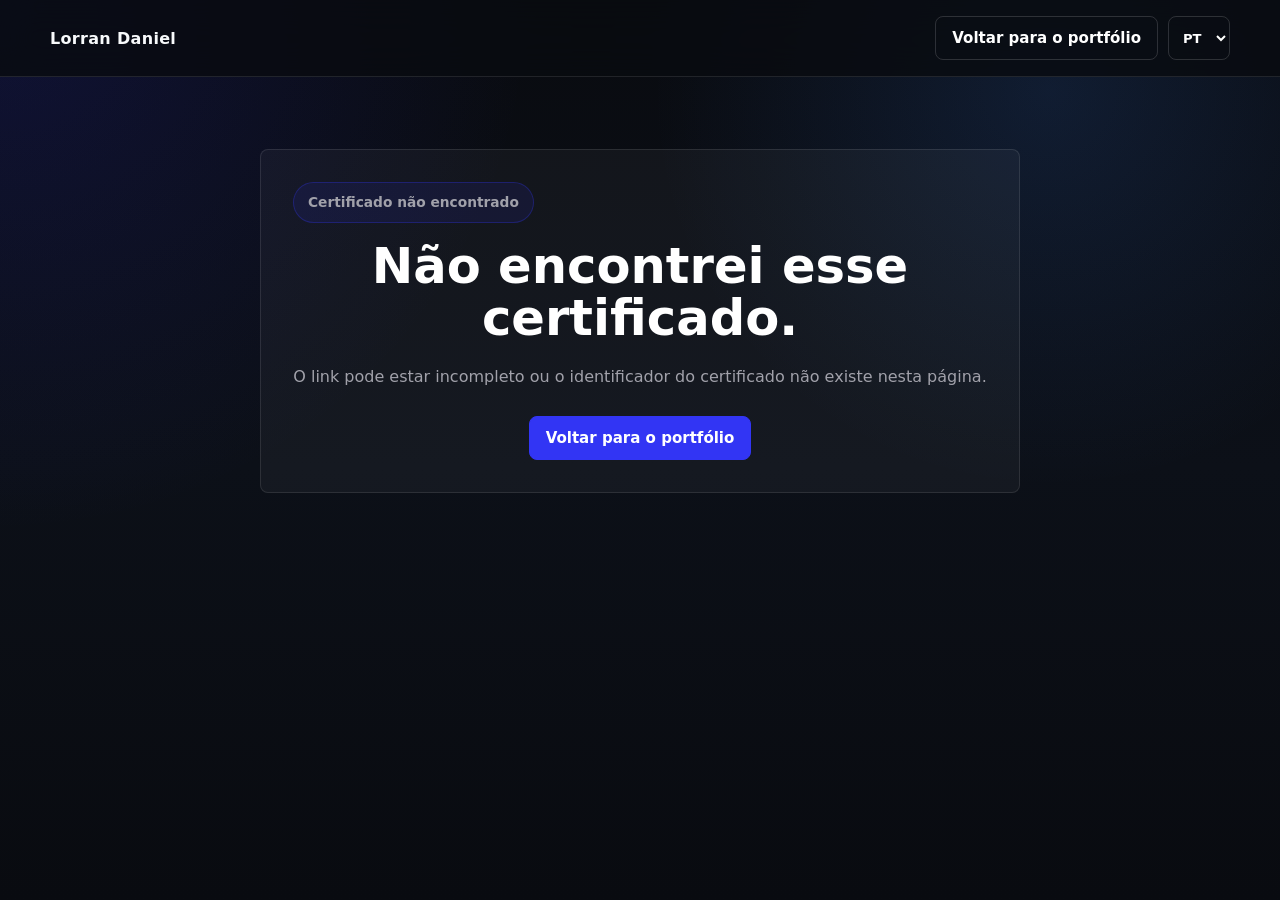
<file: certificado.html>
<!doctype html>
<html lang="pt-BR">
  <head>
    <meta charset="UTF-8" />
    <meta name="viewport" content="width=device-width, initial-scale=1.0" />
    <title>Detalhe do Certificado | Lorran Daniel</title>
    <meta
      name="description"
      content="Detalhe de certificado do portfólio técnico de Lorran Daniel."
    />
    <meta property="og:title" content="Detalhe do Certificado | Lorran Daniel" />
    <meta
      property="og:description"
      content="Visualização detalhada das certificações, certificados e competências técnicas de Lorran Daniel."
    />
    <meta property="og:type" content="article" />
    <link rel="stylesheet" href="css/document-viewer.css" />
    <link rel="stylesheet" href="css/style.css" />
  </head>
  <body>
    <header class="site-header">
      <nav class="container nav" aria-label="Navegação principal">
        <a class="brand" href="index.html">Lorran Daniel</a>
        <div class="certificate-nav-actions">
          <button class="button" type="button" data-back>Voltar para o portfólio</button>
          <select id="languageSelect" class="certificate-language-select" aria-label="Selecionar idioma">
            <option value="pt">PT</option>
            <option value="en">EN</option>
          </select>
        </div>
      </nav>
    </header>

    <main id="app"></main>
    <button id="scrollTopBtn" type="button" title="Voltar ao topo">↑ Topo</button>

    <script>
      const certificates = {
        "aws-ai-practitioner": {
          title: "AWS AI Practitioner - Discovery Day",
          category: "Cloud & IA",
          issuer: "AWS",
          description:
            "Credencial de fundamentos de inteligência artificial aplicada ao ecossistema AWS.",
          pdf: "certificados/aws-ai-practitioner-discovery-day.pdf",
          details: [
            ["Emissor", "AWS"],
            ["Data", "09/08/2025"],
            ["Carga horária", "4 horas"],
            ["Credencial", "8A79068F-35A1-48F4-BA66-CEAE7CDE9C5A"],
          ],
          learned: [
            "Fundamentos de inteligência artificial e principais possibilidades de aplicação em ambientes cloud.",
            "Visão introdutória sobre IA generativa, machine learning e uso responsável de soluções de IA.",
            "Relação entre serviços AWS, automação e modernização de ambientes técnicos.",
          ],
        },
        "hack-fix-cpps": {
          title: "Certified Phishing Prevention Specialist (CPPS)",
          category: "Cybersecurity",
          issuer: "Hack & Fix Academy",
          description:
            "Reconhecimento em prevenção de phishing e práticas defensivas contra ataques baseados em engenharia social.",
          pdf: "certificados/hack-fix-certified-phishing-prevention-specialist-cpps.pdf",
          details: [
            ["Emissor", "Hack & Fix Academy"],
            ["Data", "20/12/2025"],
            ["Carga horária", "Não informada no certificado"],
            ["ID do certificado", "4119-1480-2348-3994"],
          ],
          learned: [
            "Identificação de sinais comuns de phishing em mensagens, links e comunicações suspeitas.",
            "Boas práticas de prevenção e conscientização para reduzir risco humano em segurança.",
            "Importância de validação, reporte e resposta rápida diante de tentativas de fraude.",
          ],
        },
        "crowdstrike-falcon-101": {
          title: "FALCON 101: Falcon Platform Essentials",
          category: "EDR & SecOps",
          issuer: "CrowdStrike",
          description:
            "Curso essencial sobre a plataforma Falcon, com foco em operação e conceitos de proteção de endpoints.",
          pdf: "certificados/crowdstrike-falcon-101-platform-essentials.pdf",
          details: [
            ["Emissor", "CrowdStrike"],
            ["Data", "29/12/2025"],
            ["Carga horária", "Não informada no certificado"],
            ["Número do certificado", "C488389"],
          ],
          learned: [
            "Fundamentos da plataforma Falcon e sua função dentro de uma operação de segurança.",
            "Conceitos de visibilidade, proteção de endpoint e acompanhamento de eventos.",
            "Base para uso de ferramentas EDR em investigação, monitoramento e resposta.",
          ],
        },
        "hack-fix-ccsc": {
          title: "Cybersecurity Career Starter Certification (CCSC)",
          category: "Cybersecurity",
          issuer: "Hack & Fix Academy",
          description:
            "Certificação de entrada em cybersecurity, com foco em fundamentos e preparação para carreira.",
          pdf: "certificados/hack-fix-cybersecurity-career-starter-ccsc.pdf",
          details: [
            ["Emissor", "Hack & Fix Academy"],
            ["Data", "20/12/2025"],
            ["Carga horária", "Não informada no certificado"],
            ["ID do certificado", "2130-2916-6036-4119"],
          ],
          learned: [
            "Fundamentos de segurança da informação e mentalidade inicial para atuação em cybersecurity.",
            "Noções de ameaças, riscos, boas práticas e proteção de ambientes digitais.",
            "Organização de estudos para evolução em trilhas técnicas de segurança.",
          ],
        },
        "crowdstrike-falcon-100": {
          title: "FALCON 100: Falcon Platform Architecture Overview",
          category: "EDR & SecOps",
          issuer: "CrowdStrike",
          description:
            "Visão geral da arquitetura da plataforma Falcon e seus componentes de segurança.",
          pdf: "certificados/crowdstrike-falcon-100-platform-architecture-overview.pdf",
          details: [
            ["Emissor", "CrowdStrike"],
            ["Data", "23/12/2025"],
            ["Carga horária", "Não informada no certificado"],
            ["Número do certificado", "C485022"],
          ],
          learned: [
            "Entendimento da arquitetura geral da plataforma Falcon e sua proposta de proteção.",
            "Relação entre coleta de telemetria, visibilidade de endpoints e resposta a ameaças.",
            "Base conceitual para aprofundamento em EDR, XDR e operações de segurança.",
          ],
        },
        "ef-set-c1": {
          title: "EF SET Certificate",
          category: "Inglês",
          issuer: "EF SET",
          description:
            "Certificado de proficiência em inglês com resultado C1 Advanced no padrão CEFR.",
          pdf: "certificados/ef-set-c1-advanced-certificate.pdf",
          details: [
            ["Emissor", "EF SET"],
            ["Data", "20/12/2025"],
            ["Resultado", "63/100 | C1 Advanced"],
            ["Reading", "C2 Proficient"],
            ["Listening", "B2 Upper Intermediate"],
            ["Validação", "cert.efset.org/jtHw45"],
          ],
          learned: [
            "Comprovação de leitura técnica avançada em inglês, útil para documentação, logs e materiais oficiais.",
            "Boa base de compreensão auditiva para treinamentos, vídeos técnicos e reuniões em inglês.",
            "Apoio à atuação em cloud, cybersecurity e infraestrutura, áreas com documentação majoritariamente em inglês.",
          ],
        },
        "aws-skill-builder": {
          title: "AWS Skill Builder Learner Guide",
          category: "AWS",
          issuer: "AWS Skill Builder",
          description:
            "Certificado de conclusão de treinamento introdutório no AWS Skill Builder.",
          pdf: "certificados/aws-skill-builder-learner-guide.pdf",
          details: [
            ["Emissor", "AWS Skill Builder"],
            ["Data", "09/07/2024"],
            ["Carga horária", "Não informada no certificado"],
          ],
          learned: [
            "Fundamentos iniciais sobre o ecossistema AWS e formas de aprendizado pela plataforma Skill Builder.",
            "Conceitos de serviços cloud, modelos de uso e preparação para trilhas AWS.",
            "Base para continuidade em arquitetura, segurança e operação em nuvem.",
          ],
        },
        "az-900-intro": {
          title: "Introdução à Infraestrutura de Nuvem (AZ-900)",
          category: "Microsoft Azure",
          issuer: "Ka Solution",
          description:
            "Curso introdutório sobre infraestrutura de nuvem e fundamentos relacionados ao Microsoft Azure.",
          pdf: "certificados/ka-solution-infraestrutura-nuvem-az-900.pdf",
          details: [
            ["Emissor", "Ka Solution"],
            ["Data", "29/11/2025"],
            ["Carga horária", "8 horas"],
            ["Código", "5F7C6B5F-E32A-4CBA-8CB6-4CF0934EDAE8"],
            ["Validação", "www.kasolution.com.br/certificado"],
          ],
          learned: [
            "Fundamentos de computação em nuvem e principais conceitos associados ao AZ-900.",
            "Noções de infraestrutura, serviços, modelos de nuvem e recursos do Microsoft Azure.",
            "Base para conversas técnicas sobre migração, operação e arquitetura cloud.",
          ],
        },
        "dp-900-intro": {
          title: "Introdução ao Microsoft Azure Data (DP-900)",
          category: "Microsoft Azure Data",
          issuer: "Ka Solution",
          description:
            "Curso introdutório sobre conceitos de dados e serviços relacionados ao Microsoft Azure.",
          pdf: "certificados/ka-solution-microsoft-azure-data-dp-900.pdf",
          details: [
            ["Emissor", "Ka Solution"],
            ["Data", "13/12/2025"],
            ["Carga horária", "8 horas"],
            ["Código", "8BD205D7-8459-4DE4-BCD0-D64E3DC9AC0B"],
            ["Validação", "www.kasolution.com.br/certificado"],
          ],
          learned: [
            "Conceitos fundamentais de dados, bancos relacionais, dados não relacionais e workloads analíticos.",
            "Visão geral de serviços de dados no Azure e cenários de uso em ambientes corporativos.",
            "Base para entender integrações entre infraestrutura, cloud e dados.",
          ],
        },
        "iam": {
          title: "Identity and Access Management (IAM)",
          category: "IAM",
          issuer: "Udemy",
          description:
            "Curso sobre gestão de identidades e acessos, com foco em governança, segurança e controle.",
          pdf: "certificados/udemy-identity-and-access-management-iam.pdf",
          details: [
            ["Emissor", "Udemy"],
            ["Instrutor", "Rassoul Zadeh"],
            ["Data", "07/01/2026"],
            ["Duração", "10,5 horas"],
            ["Credencial", "UC-05eec049-1af8-44e1-b360-dce2cd3cf809"],
          ],
          learned: [
            "Fundamentos de identidade digital, ciclo de vida de usuários e controle de acessos.",
            "Importância de políticas de autorização, autenticação e segregação de permissões.",
            "Relação entre IAM, segurança corporativa, auditoria e governança.",
          ],
        },
        "pam": {
          title: "Privileged Account (Access) Management (PAM)",
          category: "PAM",
          issuer: "Udemy",
          description:
            "Curso sobre gestão de contas privilegiadas e redução de riscos em acessos administrativos.",
          pdf: "certificados/udemy-privileged-account-access-management-pam.pdf",
          details: [
            ["Emissor", "Udemy"],
            ["Instrutor", "Rassoul Zadeh"],
            ["Data", "23/01/2026"],
            ["Duração", "12,5 horas"],
            ["Credencial", "UC-5ab5f75b-7b6c-4a1b-869f-9ffd9e54f76c"],
          ],
          learned: [
            "Conceitos de contas privilegiadas, riscos de acesso administrativo e necessidade de controle reforçado.",
            "Boas práticas de PAM, aprovação de acessos, auditoria e redução de exposição.",
            "Relação entre privilégios, hardening, compliance e resposta a incidentes.",
          ],
        },
        "coso": {
          title: "COSO | Gestão de Risco Corporativo e Controles Internos",
          category: "GRC",
          issuer: "Udemy",
          description:
            "Curso sobre COSO, gestão de risco, controles internos e governança corporativa.",
          pdf: "certificados/udemy-coso-gestao-risco-corporativo-controles-internos.pdf",
          details: [
            ["Emissor", "Udemy"],
            ["Instrutor", "Uires Tapajós"],
            ["Data", "05/01/2026"],
            ["Duração", "9 horas"],
            ["Credencial", "UC-8dcbc3b1-239e-48ca-9471-f0e410e869ab"],
          ],
          learned: [
            "Fundamentos do framework COSO e sua relação com controles internos.",
            "Noções de gestão de risco corporativo, governança e melhoria de processos.",
            "Base para conectar tecnologia, controles, auditoria e segurança da informação.",
          ],
        },
        "itil-cobit-scrum-pmbok": {
          title: "Gestão e Governança na Prática: Cobit, ITIL, Scrum e PMBOK",
          category: "ITSM & Governança",
          issuer: "Não informado no certificado",
          description:
            "Curso de gestão e governança com conceitos práticos de Cobit, ITIL, Scrum e PMBOK.",
          pdf: "certificados/gestao-governanca-cobit-itil-scrum-pmbok.pdf",
          details: [
            ["Data", "22/11/2025"],
            ["Carga horária", "4 horas"],
            ["Credencial", "53B20FAC-785A-445E-8714-8DB26F110382"],
          ],
          learned: [
            "Conceitos de governança, gestão de serviços e organização de processos de TI.",
            "Noções práticas de Cobit, ITIL, Scrum e PMBOK aplicadas a ambientes corporativos.",
            "Base para operação mais estruturada, comunicação com áreas de negócio e melhoria contínua.",
          ],
        },
        "copilot-office": {
          title: "Copilot Essentials in Microsoft Office",
          category: "IA & Produtividade",
          issuer: "Udemy",
          description:
            "Curso sobre uso de Copilot no Microsoft Office para produtividade e automação de tarefas.",
          pdf: "certificados/udemy-copilot-essentials-microsoft-office.pdf",
          details: [
            ["Emissor", "Udemy"],
            ["Instrutor", "Simon Sez IT"],
            ["Data", "15/01/2026"],
            ["Duração", "1 hora"],
            ["Credencial", "UC-6ab8e454-229f-4c7d-8ce1-f598e3137b4a"],
          ],
          learned: [
            "Uso de recursos de Copilot no Microsoft Office para acelerar tarefas de produtividade.",
            "Aplicação de IA em documentos, apresentações, análises e fluxos administrativos.",
            "Base para incorporar assistentes de IA ao trabalho técnico e operacional.",
          ],
        },
        "generative-ai": {
          title: "Generative AI Unleashed: Exploring Possibilities and Future",
          category: "IA Generativa",
          issuer: "Udemy",
          description:
            "Curso sobre possibilidades, tendências e aplicações de inteligência artificial generativa.",
          pdf: "certificados/udemy-generative-ai-unleashed.pdf",
          details: [
            ["Emissor", "Udemy"],
            ["Instrutor", "Learnsector LLP"],
            ["Data", "15/01/2026"],
            ["Duração", "1 hora"],
            ["Credencial", "UC-89cdb29e-b0d9-4ea6-aa20-72dff664411a"],
          ],
          learned: [
            "Conceitos essenciais de IA generativa e seus cenários de aplicação.",
            "Visão sobre tendências futuras e impacto em produtividade, tecnologia e negócios.",
            "Base para avaliar possibilidades de automação com modelos generativos.",
          ],
        },
        "ai-agents": {
          title: "Intro to AI Agents and Agentic AI",
          category: "Agentes de IA",
          issuer: "Udemy",
          description:
            "Curso introdutório sobre agentes de IA e fluxos de trabalho agentivos.",
          pdf: "certificados/udemy-intro-ai-agents-agentic-ai.pdf",
          details: [
            ["Emissor", "Udemy"],
            ["Instrutor", "365 Careers"],
            ["Data", "15/01/2026"],
            ["Duração", "2 horas"],
            ["Credencial", "UC-9798fe20-2200-429b-8aff-1510290c3a68"],
          ],
          learned: [
            "Fundamentos de agentes de IA e diferença entre automação simples e fluxos agentivos.",
            "Noções de planejamento, execução de tarefas e uso de ferramentas por agentes.",
            "Ideias para aplicar agentes em suporte técnico, documentação e automação operacional.",
          ],
        },
        "vibe-coding": {
          title: "Practical Vibe Coding: AI-Powered Software Development",
          category: "IA & Desenvolvimento",
          issuer: "Udemy",
          description:
            "Curso sobre desenvolvimento de software assistido por IA e prototipação prática.",
          pdf: "certificados/udemy-practical-vibe-coding-ai-powered-software-development.pdf",
          details: [
            ["Emissor", "Udemy"],
            ["Instrutores", "Gustavo Escobar Henríquez, Digital Life Academy"],
            ["Data", "15/01/2026"],
            ["Duração", "2,5 horas"],
            ["Credencial", "UC-4968e73e-cd7b-4df6-82a0-508cdd3c69d6"],
          ],
          learned: [
            "Uso prático de IA para acelerar prototipação e desenvolvimento de soluções.",
            "Como transformar ideias em interfaces, scripts e fluxos com apoio de ferramentas inteligentes.",
            "Boas práticas para revisar, testar e melhorar resultados gerados com IA.",
          ],
        },
        "prompt-engineering": {
          title: "Prompt Engineering for Work",
          category: "IA & Produtividade",
          issuer: "Udemy",
          description:
            "Curso sobre engenharia de prompts para produtividade e tarefas profissionais.",
          pdf: "certificados/udemy-prompt-engineering-for-work.pdf",
          details: [
            ["Emissor", "Udemy"],
            ["Instrutor", "Steve Ballinger, MBA"],
            ["Data", "15/01/2026"],
            ["Duração", "1,5 horas"],
            ["Credencial", "UC-137c7d1e-3a97-462a-80d5-acf137ac62f4"],
          ],
          learned: [
            "Estruturação de prompts mais claros para obter respostas úteis e consistentes.",
            "Aplicação de IA em escrita, análise, documentação e organização de tarefas.",
            "Cuidados ao revisar saídas de IA e adaptar respostas ao contexto profissional.",
          ],
        },
      };

      const params = new URLSearchParams(window.location.search);
      const pageLanguage = params.get("lang") === "en" ? "en" : "pt";
      const certificate = certificates[params.get("id")];
      const app = document.querySelector("#app");

      function goBack() {
        if (document.referrer && history.length > 1) {
          history.back();
          return;
        }

        window.location.href = `index.html?lang=${pageLanguage}#certificacoes`;
      }

      document.querySelectorAll("[data-back]").forEach((button) => {
        button.addEventListener("click", goBack);
      });

      function renderEmptyState() {
        app.innerHTML = `
          <section class="container empty-state">
            <p class="eyebrow">Certificado não encontrado</p>
            <h1>Não encontrei esse certificado.</h1>
            <p>O link pode estar incompleto ou o identificador do certificado não existe nesta página.</p>
            <div class="actions" style="justify-content: center;">
              <button class="button primary" type="button" data-back>Voltar para o portfólio</button>
            </div>
          </section>
        `;
        app.querySelector("[data-back]").addEventListener("click", goBack);
      }

      function renderCertificate(data) {
        document.title = `${data.title} | Lorran Daniel`;

        const details = data.details
          .map(
            ([label, value]) => `
              <div class="meta-item">
                <strong>${label}</strong>
                <span>${value}</span>
              </div>
            `,
          )
          .join("");

        const learned = data.learned.map((item) => `<li>${item}</li>`).join("");

        app.innerHTML = `
          <section class="container certificate-layout">
            <div class="certificate-content">
              <article class="summary">
                <p class="eyebrow">${data.category}</p>
                <h1>${data.title}</h1>
                <p class="description">${data.description}</p>

                <div class="meta-grid">${details}</div>

                <div class="actions">
                  <button class="button primary" type="button" data-back>Voltar para a página anterior</button>
                  <a class="button" href="${data.pdf}" target="_blank" rel="noreferrer">Abrir PDF original</a>
                </div>
              </article>

              <article class="learned">
                <p class="section-kicker">O que foi aprendido</p>
                <h2>Resumo do aprendizado</h2>
                <ul>${learned}</ul>
              </article>
            </div>

            <aside class="pdf-panel" aria-label="Visualização do certificado">
              <div class="pdf-header">
                <div>
                  <p class="section-kicker">Certificado</p>
                  <h2>Visualização do PDF</h2>
                </div>
                <a class="button" href="${data.pdf}" target="_blank" rel="noreferrer">Abrir em nova aba</a>
              </div>
              <iframe class="pdf-frame" src="${data.pdf}" title="PDF - ${data.title}"></iframe>
              <p class="pdf-mobile-note">
                A visualização direta do PDF pode não funcionar bem em telas menores. Use o botão
                "Abrir em nova aba" acima para visualizar o certificado com mais conforto.
              </p>
            </aside>
          </section>
        `;

        app.querySelector("[data-back]").addEventListener("click", goBack);
      }

      if (certificate) {
        renderCertificate(certificate);
      } else {
        renderEmptyState();
      }

      const scrollTopBtn = document.getElementById("scrollTopBtn");

      window.addEventListener("scroll", () => {
        const isVisible = document.documentElement.scrollTop > 420 || document.body.scrollTop > 420;
        scrollTopBtn.style.display = isVisible ? "inline-flex" : "none";
      });

      scrollTopBtn.addEventListener("click", () => {
        window.scrollTo({ top: 0, behavior: "smooth" });
      });
    </script>
    <script src="js/certificate-i18n.js?v=20261030-index"></script>
  </body>
</html>
</file>
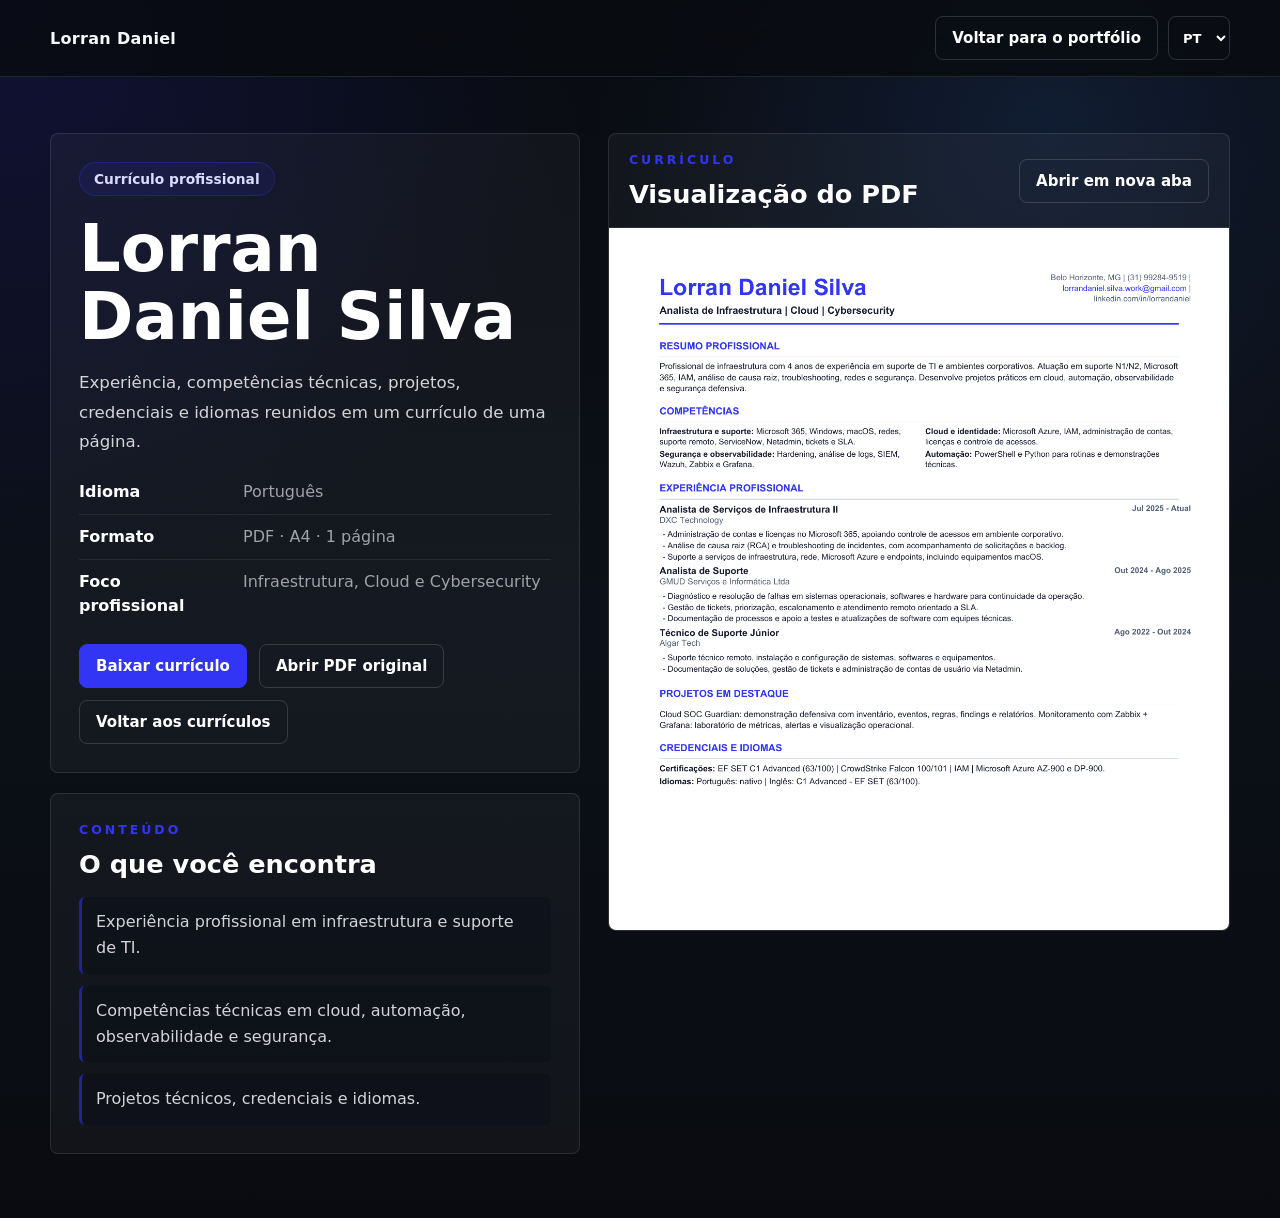
<file: curriculo.html>
<!doctype html>
<html lang="pt-BR">
  <head>
    <meta charset="UTF-8" />
    <meta name="viewport" content="width=device-width, initial-scale=1.0" />
    <title>Currículo profissional | Lorran Daniel</title>
    <meta name="description" content="Visualize e baixe o currículo profissional de Lorran Daniel em português ou inglês." />
    <meta property="og:title" content="Currículo profissional | Lorran Daniel" />
    <meta property="og:description" content="Experiência, competências técnicas, projetos, credenciais e idiomas de Lorran Daniel." />
    <meta property="og:type" content="article" />
    <link rel="stylesheet" href="css/document-viewer.css" />
    <link rel="stylesheet" href="css/style.css" />
  </head>
  <body>
    <header class="site-header">
      <nav class="container nav" aria-label="Navegação principal">
        <a class="brand" href="index.html?lang=pt#curriculo" data-portfolio-link>Lorran Daniel</a>
        <div class="document-nav-actions">
          <a class="button" href="index.html?lang=pt#curriculo" data-portfolio-link data-i18n="back">Voltar para o portfólio</a>
          <select id="languageSelect" class="document-language-select" aria-label="Selecionar idioma">
            <option value="pt">PT</option>
            <option value="en">EN</option>
          </select>
        </div>
      </nav>
    </header>

    <main>
      <section class="container document-layout">
        <div class="document-content">
          <article class="summary">
            <p class="eyebrow" data-i18n="eyebrow">Currículo profissional</p>
            <h1>Lorran Daniel Silva</h1>
            <p class="description" data-i18n="description">Experiência, competências técnicas, projetos, credenciais e idiomas reunidos em um currículo de uma página.</p>

            <div class="meta-grid">
              <div class="meta-item">
                <strong data-i18n="languageLabel">Idioma</strong>
                <span id="resumeLanguage">Português</span>
              </div>
              <div class="meta-item">
                <strong data-i18n="formatLabel">Formato</strong>
                <span data-i18n="format">PDF · A4 · 1 página</span>
              </div>
              <div class="meta-item">
                <strong data-i18n="focusLabel">Foco profissional</strong>
                <span data-i18n="focus">Infraestrutura, Cloud e Cybersecurity</span>
              </div>
            </div>

            <div class="actions">
              <a class="button primary" href="curriculos/Lorran_Daniel_Curriculo_PT.pdf" download data-download data-i18n="download">Baixar currículo</a>
              <a class="button" href="curriculos/Lorran_Daniel_Curriculo_PT.pdf" target="_blank" rel="noopener noreferrer" data-pdf-link data-i18n="openOriginal">Abrir PDF original</a>
              <a class="button" href="index.html?lang=pt#curriculo" data-portfolio-link data-i18n="backSection">Voltar aos currículos</a>
            </div>
          </article>

          <article class="learned">
            <p class="section-kicker" data-i18n="contentsKicker">Conteúdo</p>
            <h2 data-i18n="contentsTitle">O que você encontra</h2>
            <ul>
              <li data-i18n="experience">Experiência profissional em infraestrutura e suporte de TI.</li>
              <li data-i18n="skills">Competências técnicas em cloud, automação, observabilidade e segurança.</li>
              <li data-i18n="projects">Projetos técnicos, credenciais e idiomas.</li>
            </ul>
          </article>
        </div>

        <aside class="pdf-panel" aria-label="Visualização do currículo">
          <div class="pdf-header">
            <div>
              <p class="section-kicker" data-i18n="resumeLabel">Currículo</p>
              <h2 data-i18n="previewTitle">Visualização do PDF</h2>
            </div>
            <a class="button" href="curriculos/Lorran_Daniel_Curriculo_PT.pdf" target="_blank" rel="noopener noreferrer" data-pdf-link data-i18n="openTab">Abrir em nova aba</a>
          </div>
          <object id="resumePdf" class="pdf-frame" data="curriculos/Lorran_Daniel_Curriculo_PT.pdf" type="application/pdf" title="PDF - Currículo de Lorran Daniel em português">
            <div class="pdf-fallback">
              <img id="resumePreview" src="curriculos/Lorran_Daniel_Curriculo_PT.png" alt="Prévia do currículo de Lorran Daniel em português" width="1200" height="1698" />
            </div>
          </object>
          <p class="pdf-mobile-note" data-i18n="mobileNote">A visualização direta do PDF pode não funcionar bem em telas menores. Use o botão "Abrir em nova aba" acima para visualizar o currículo com mais conforto.</p>
        </aside>
      </section>
    </main>
    <script src="js/resume-viewer.js?v=20261030-index"></script>
  </body>
</html>
</file>
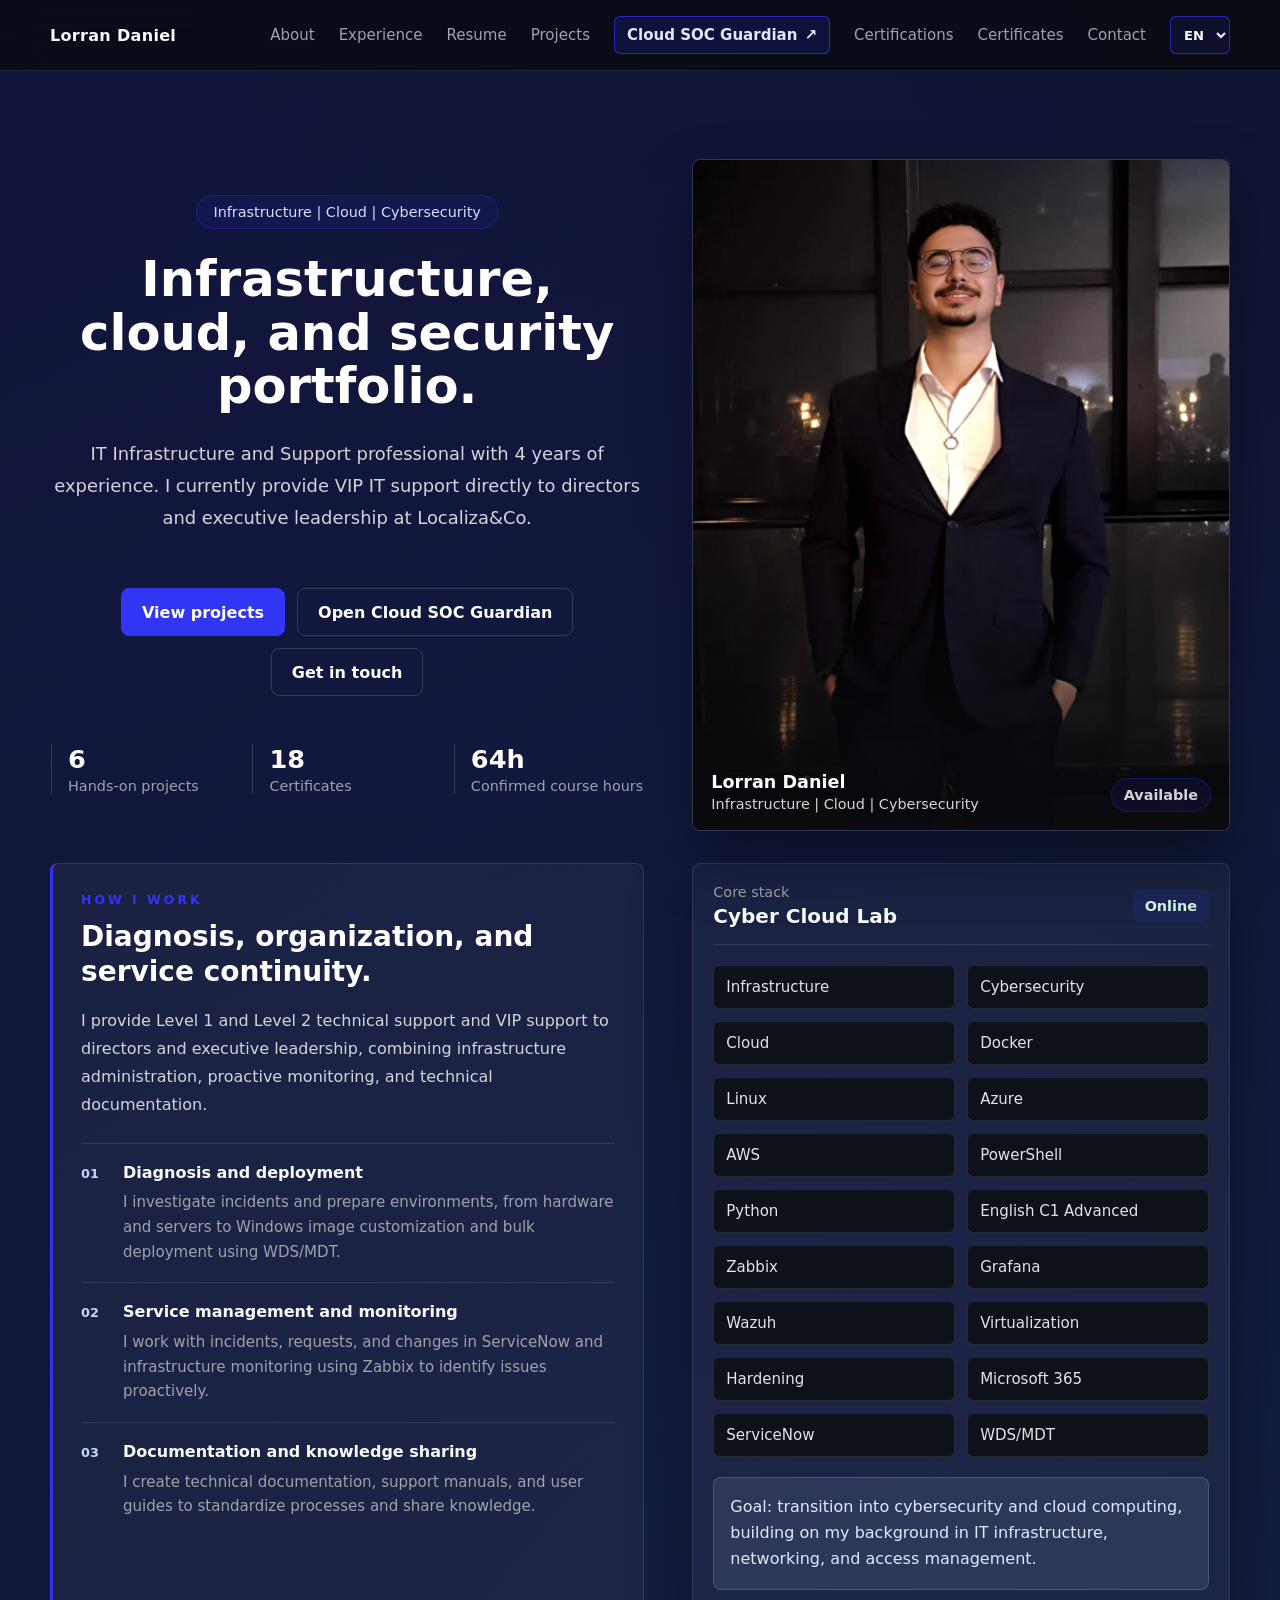
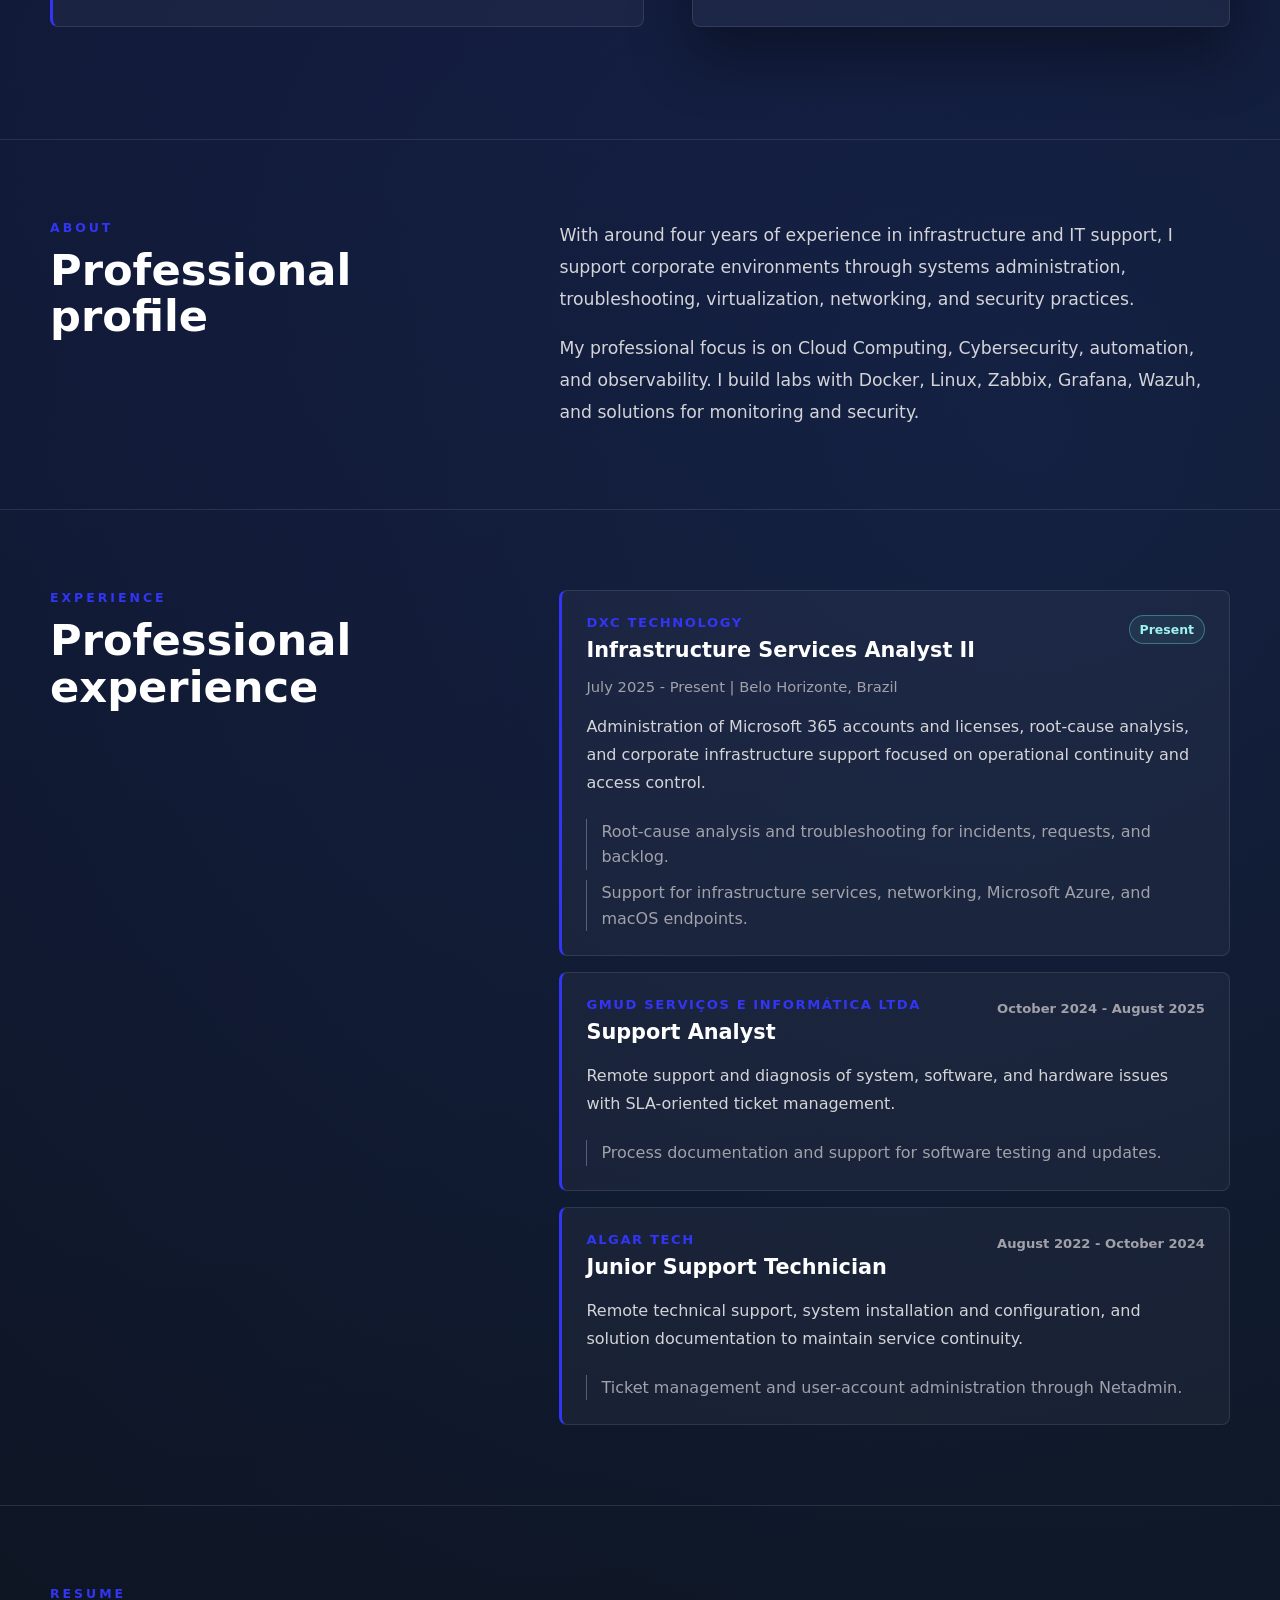
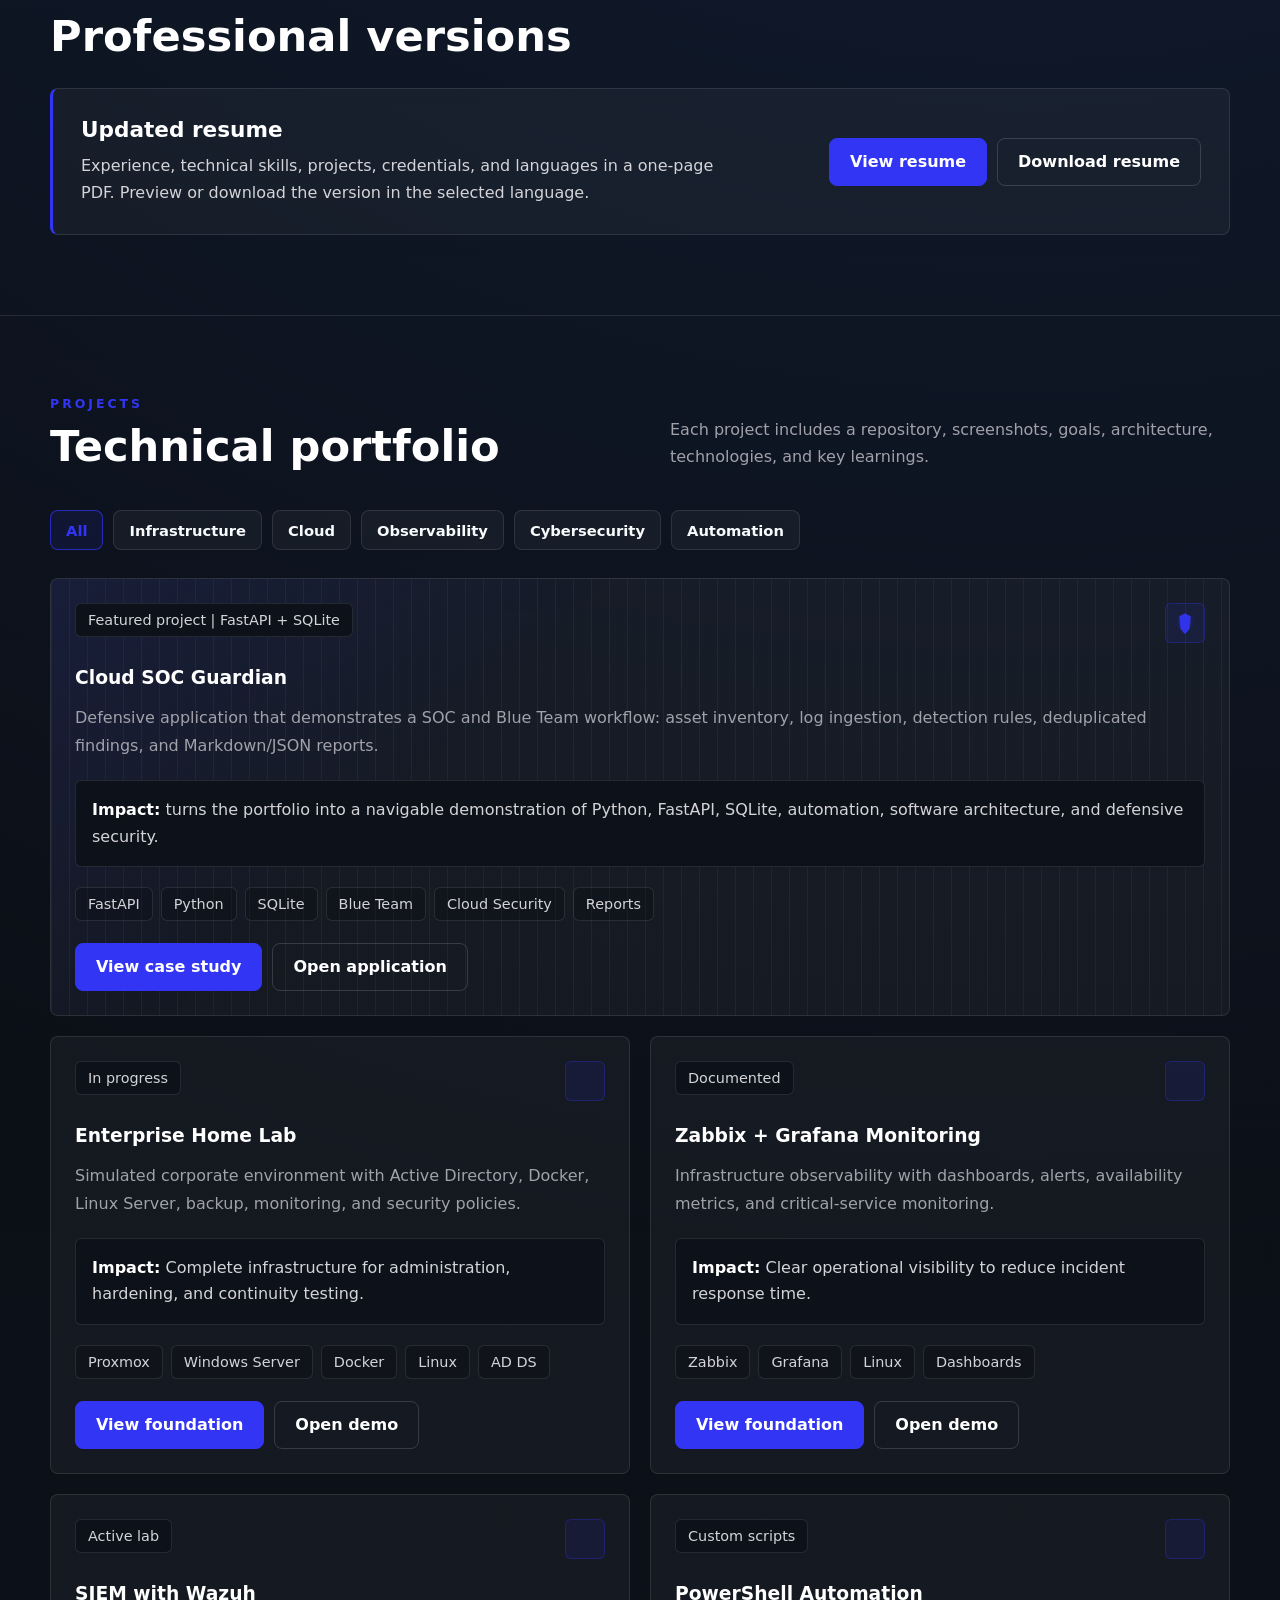
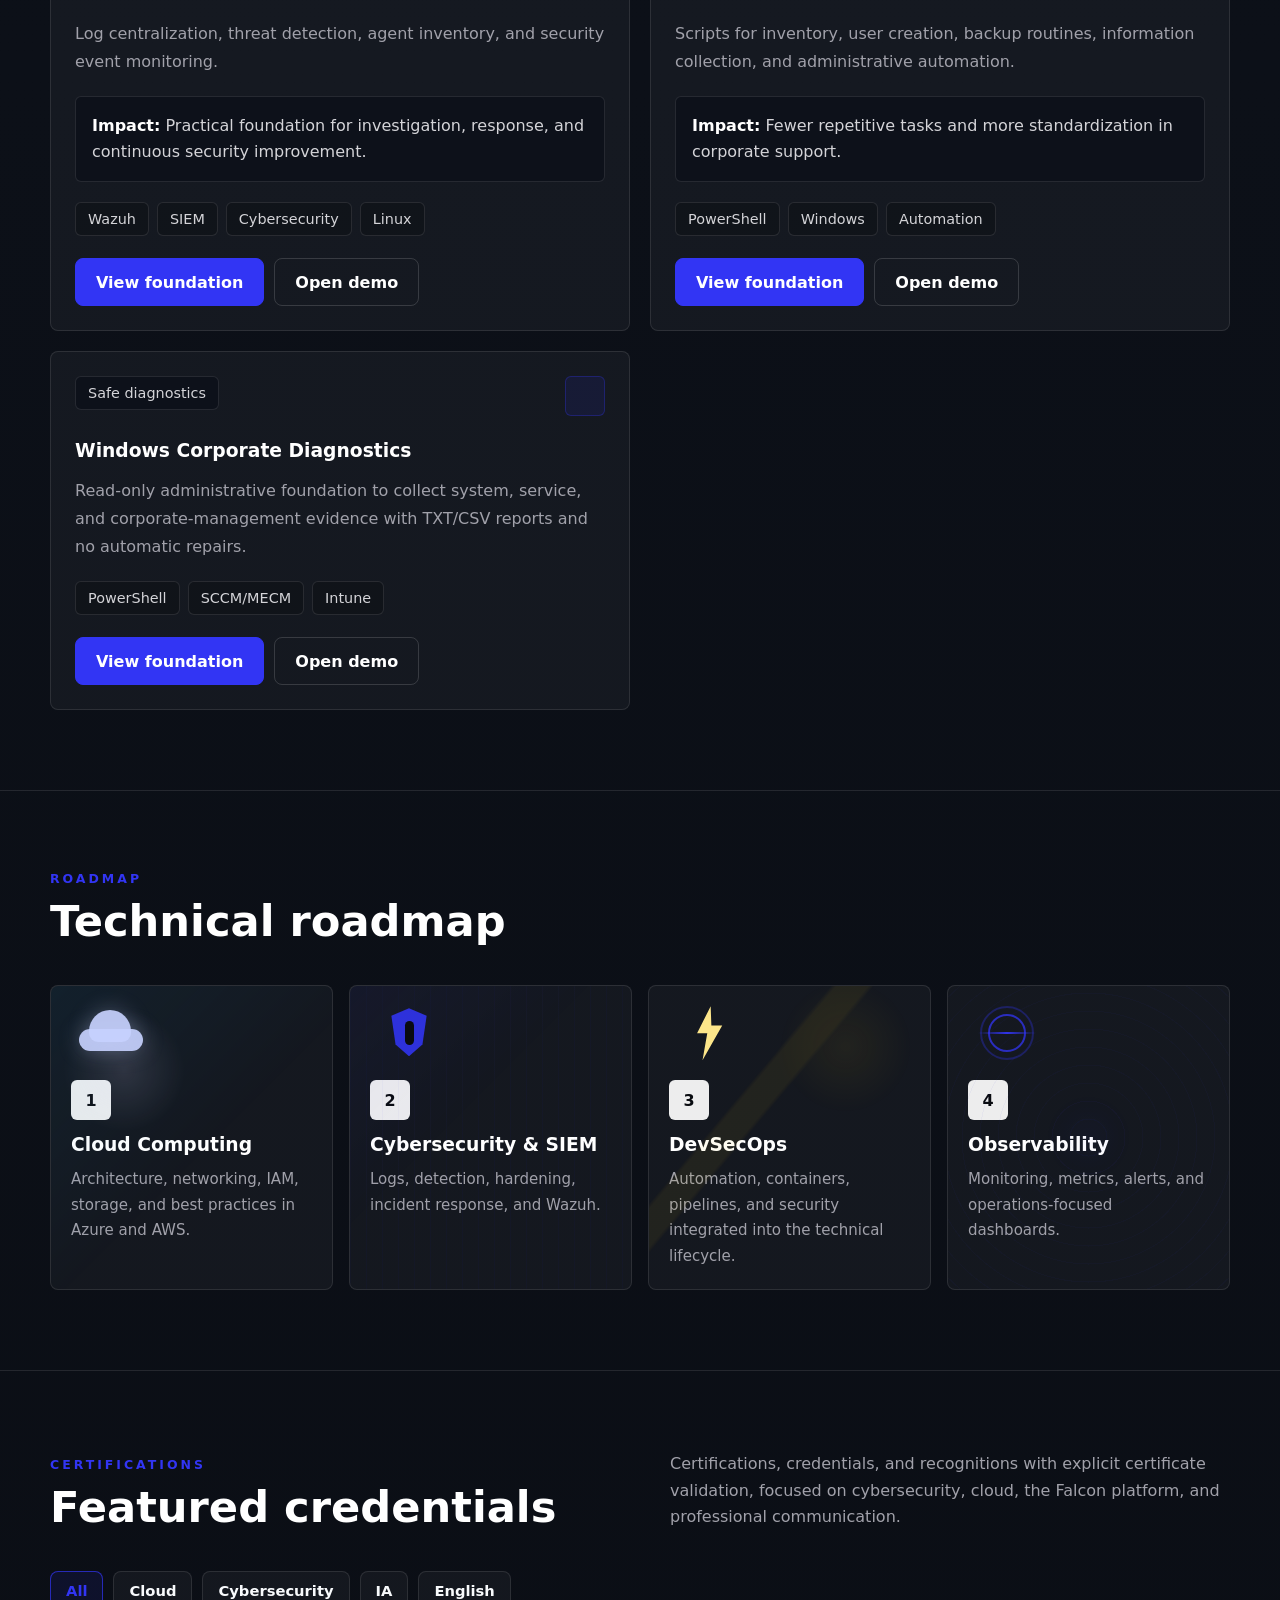
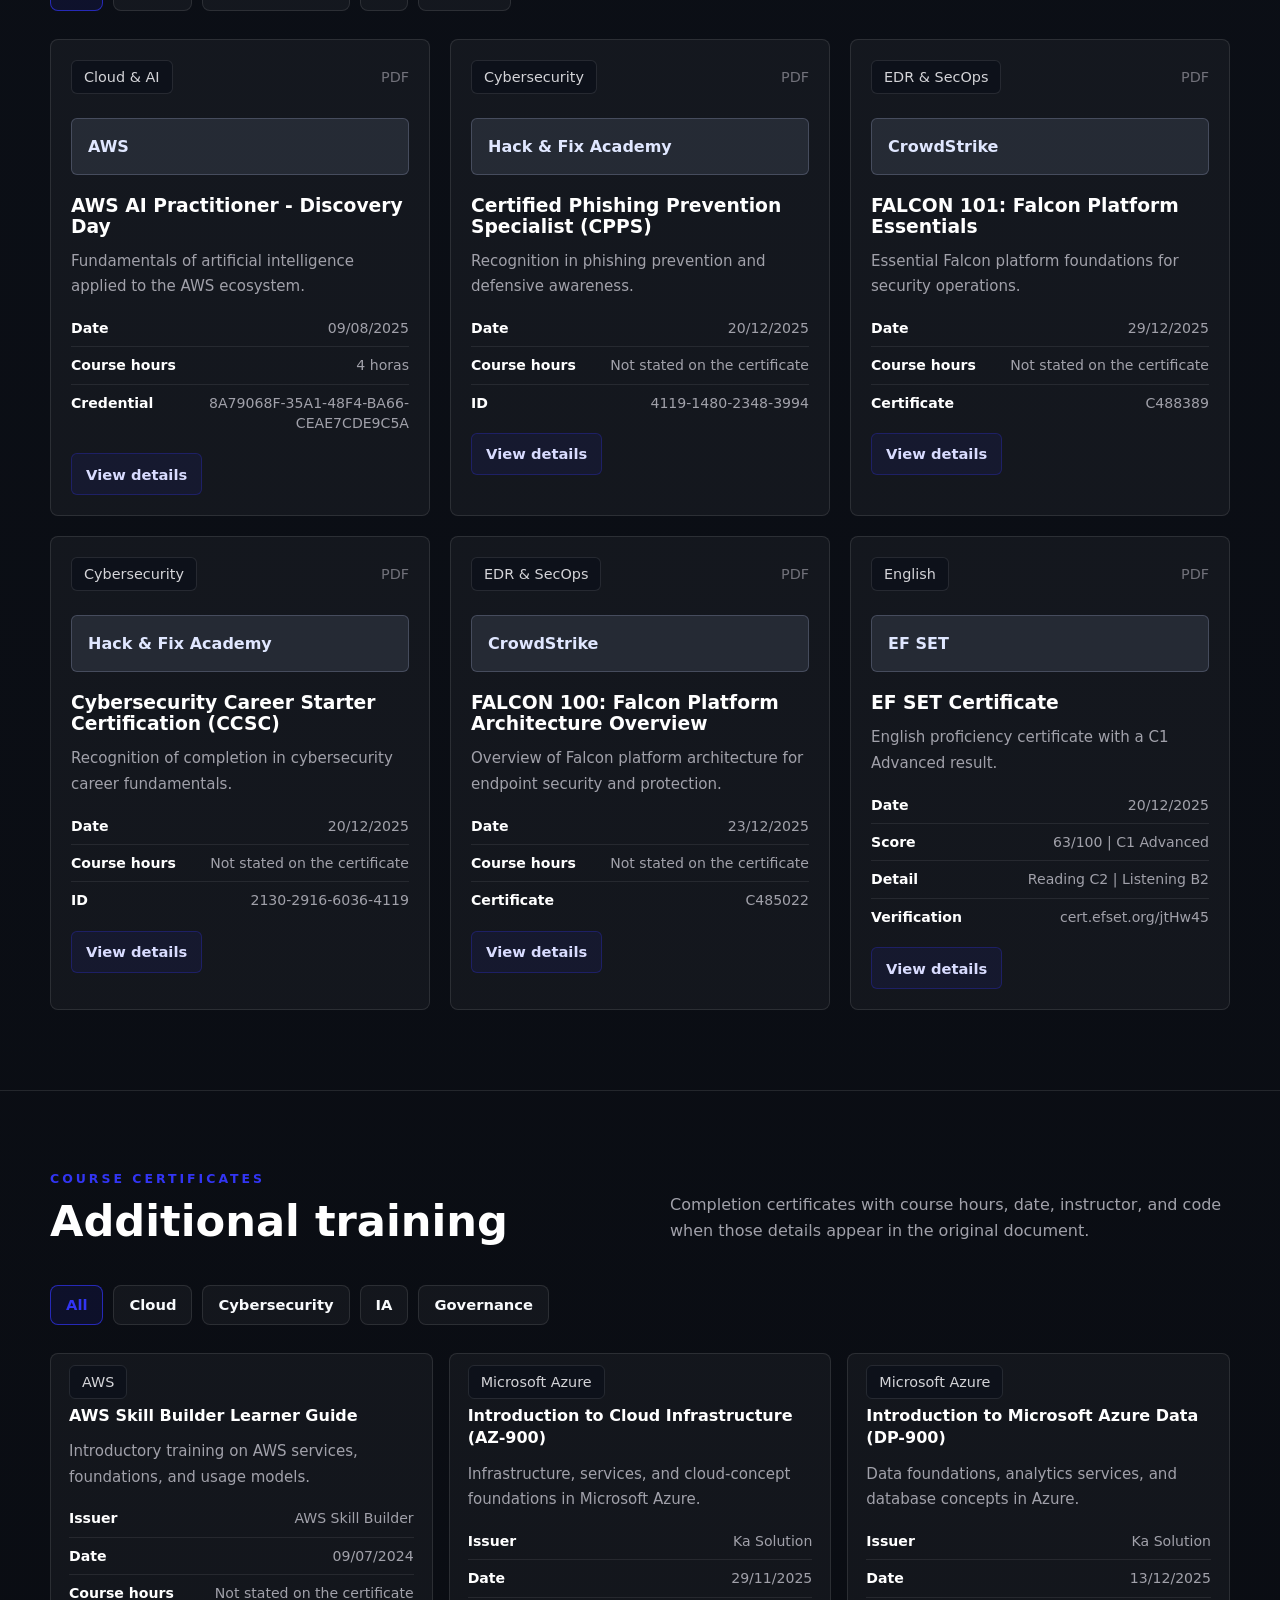
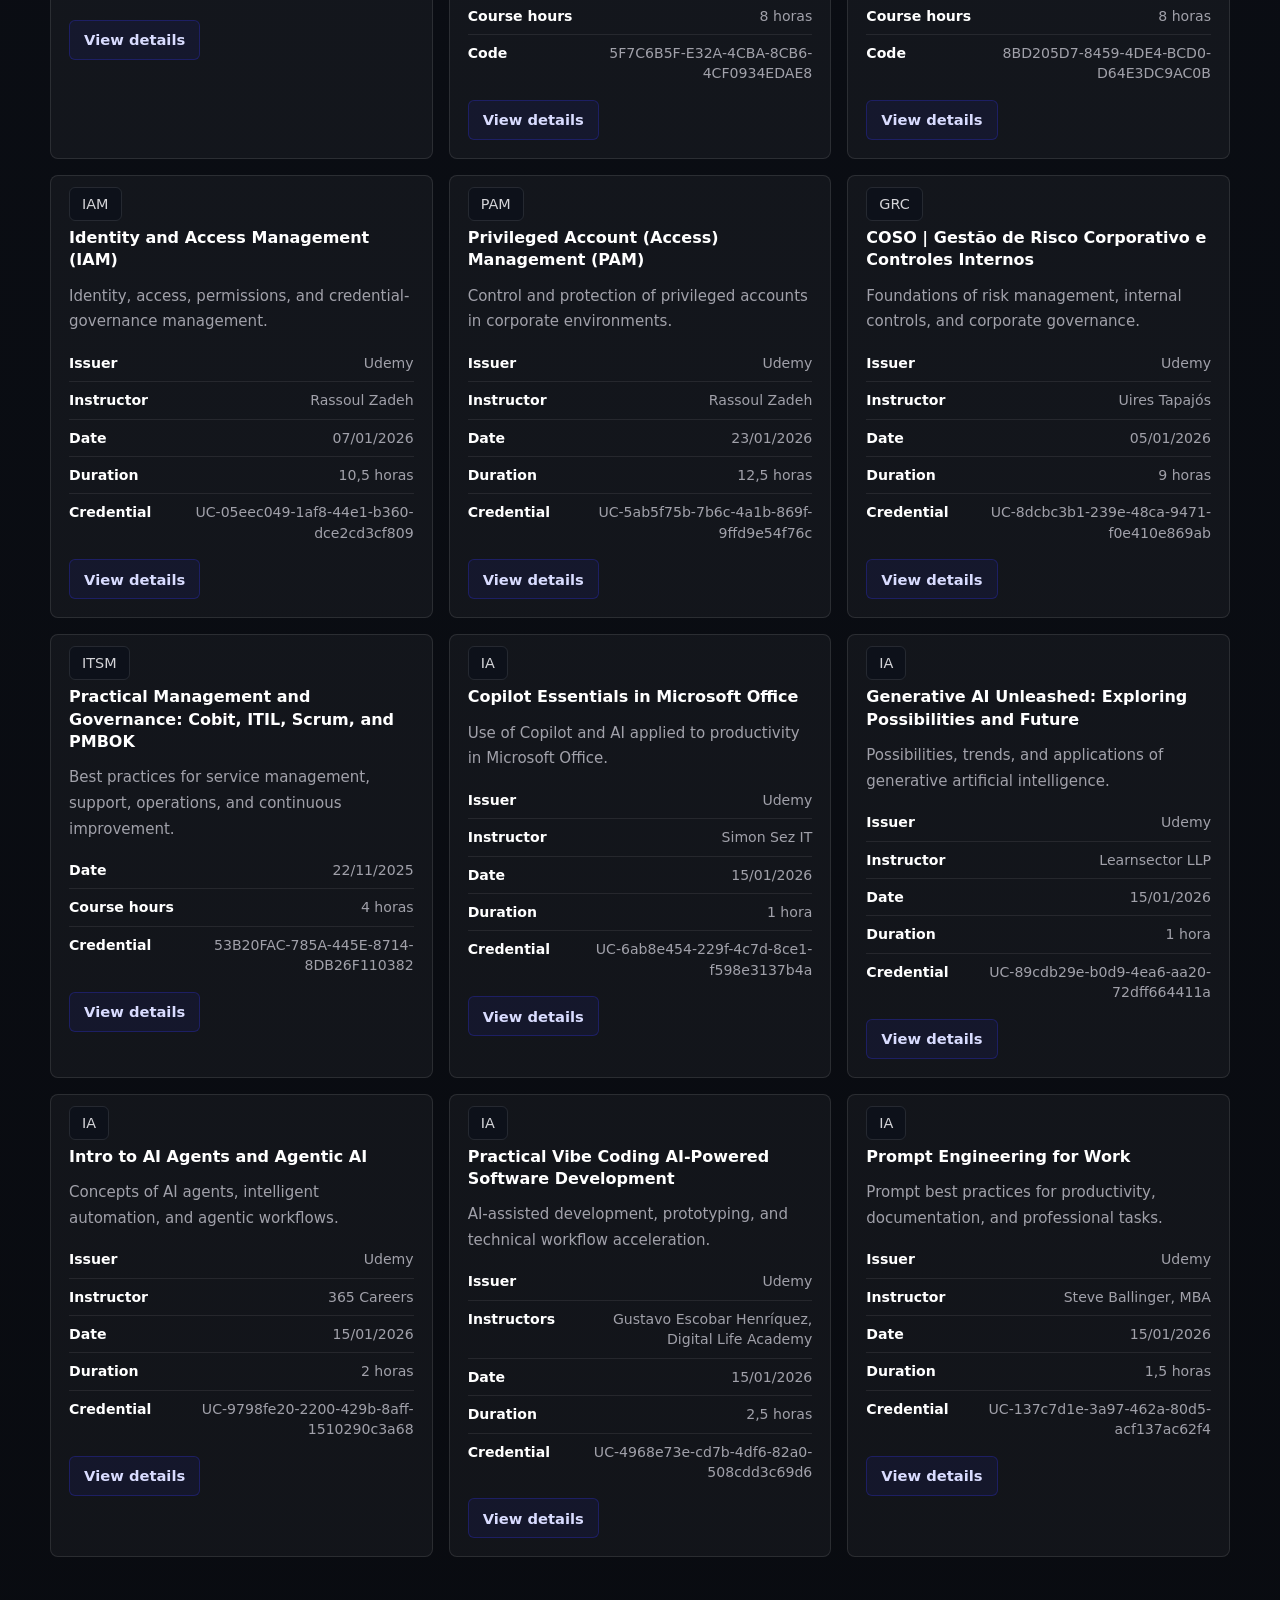
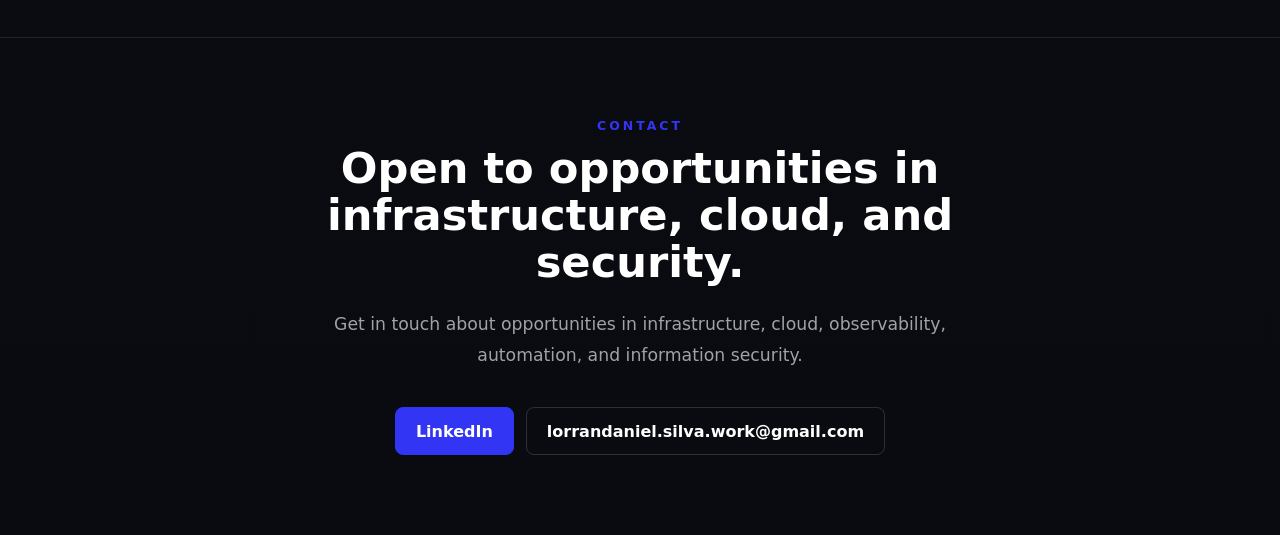
<file: portfolio_en.html>
<!doctype html>
<html lang="en">
  <head>
    <meta charset="UTF-8" />
    <meta name="viewport" content="width=device-width, initial-scale=1.0" />
    <title>Lorran Daniel | English portfolio</title>
    <script>
      const target = new URL("index.html", window.location.href);
      target.search = window.location.search;
      target.searchParams.set("lang", "en");
      target.hash = window.location.hash;
      window.location.replace(target.href);
    </script>
  </head>
  <body>
    <p><a href="index.html?lang=en">Open the English portfolio</a></p>
  </body>
</html>
</file>
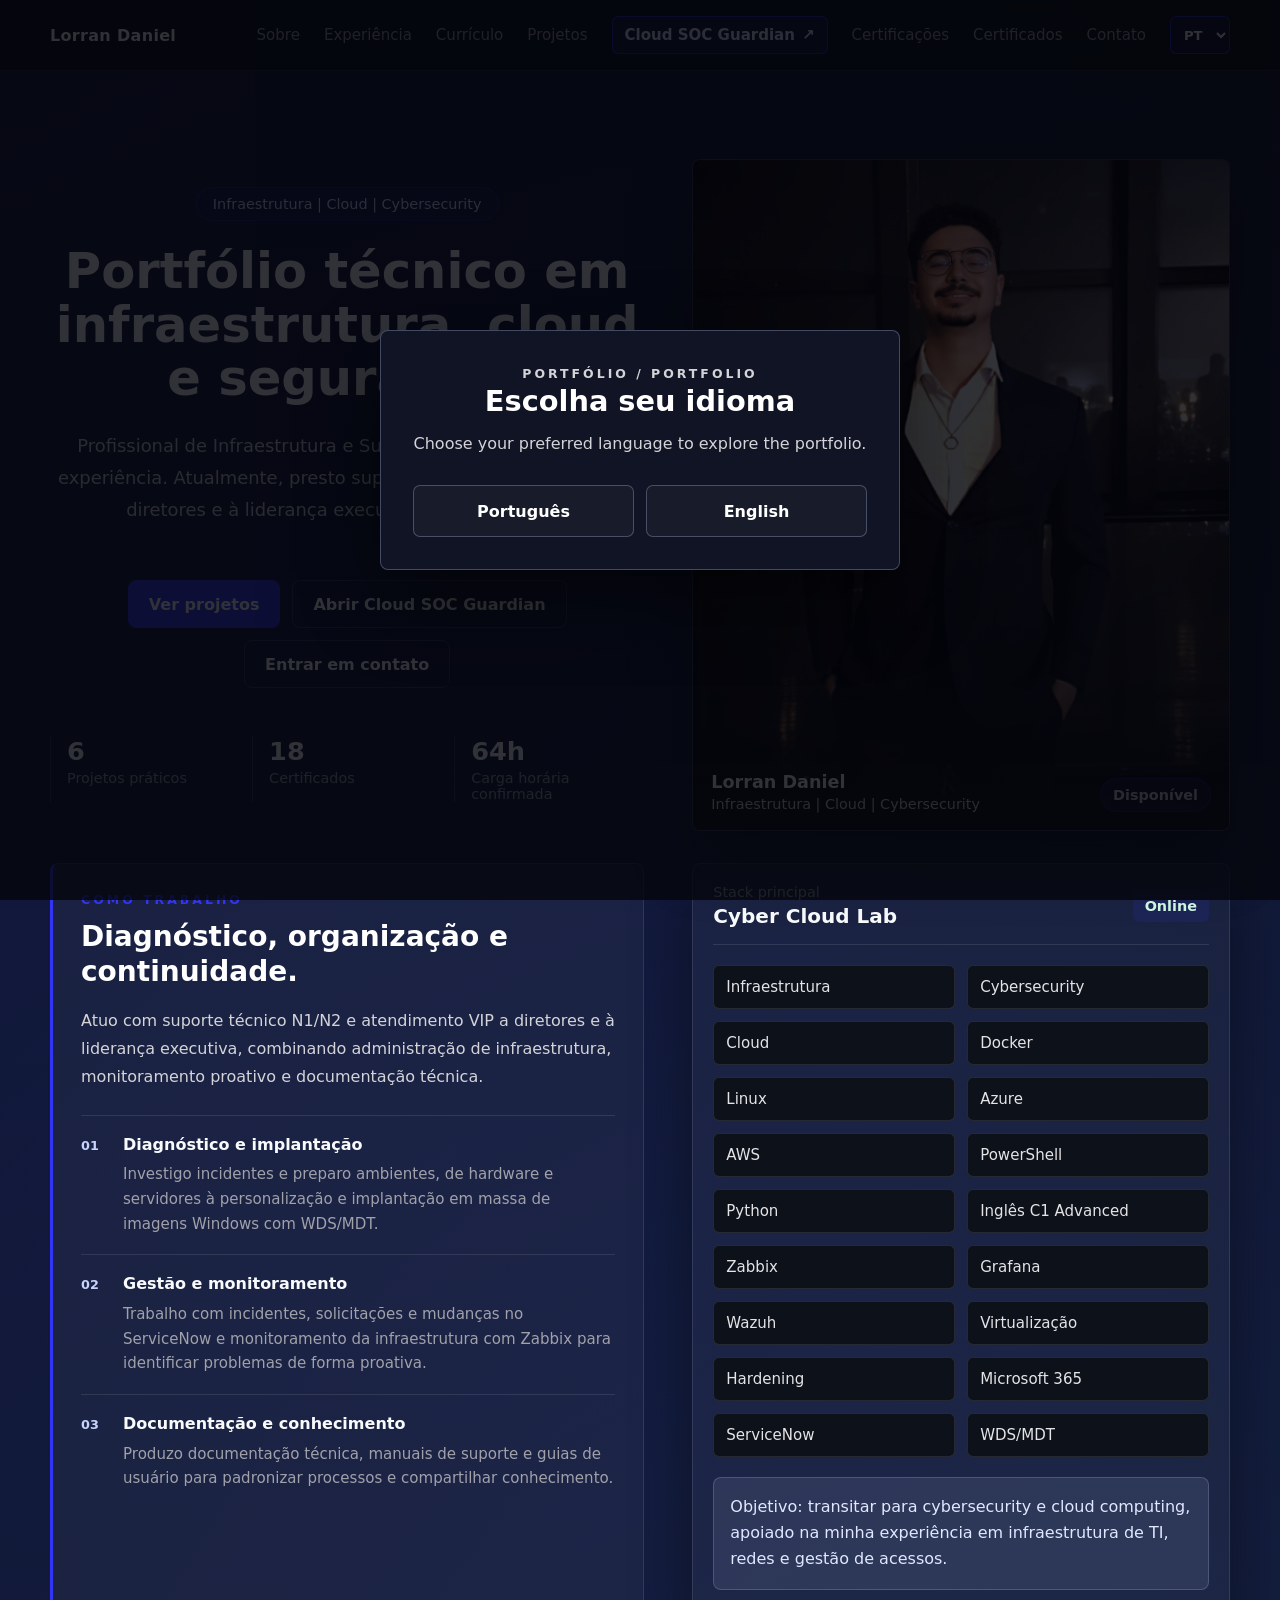
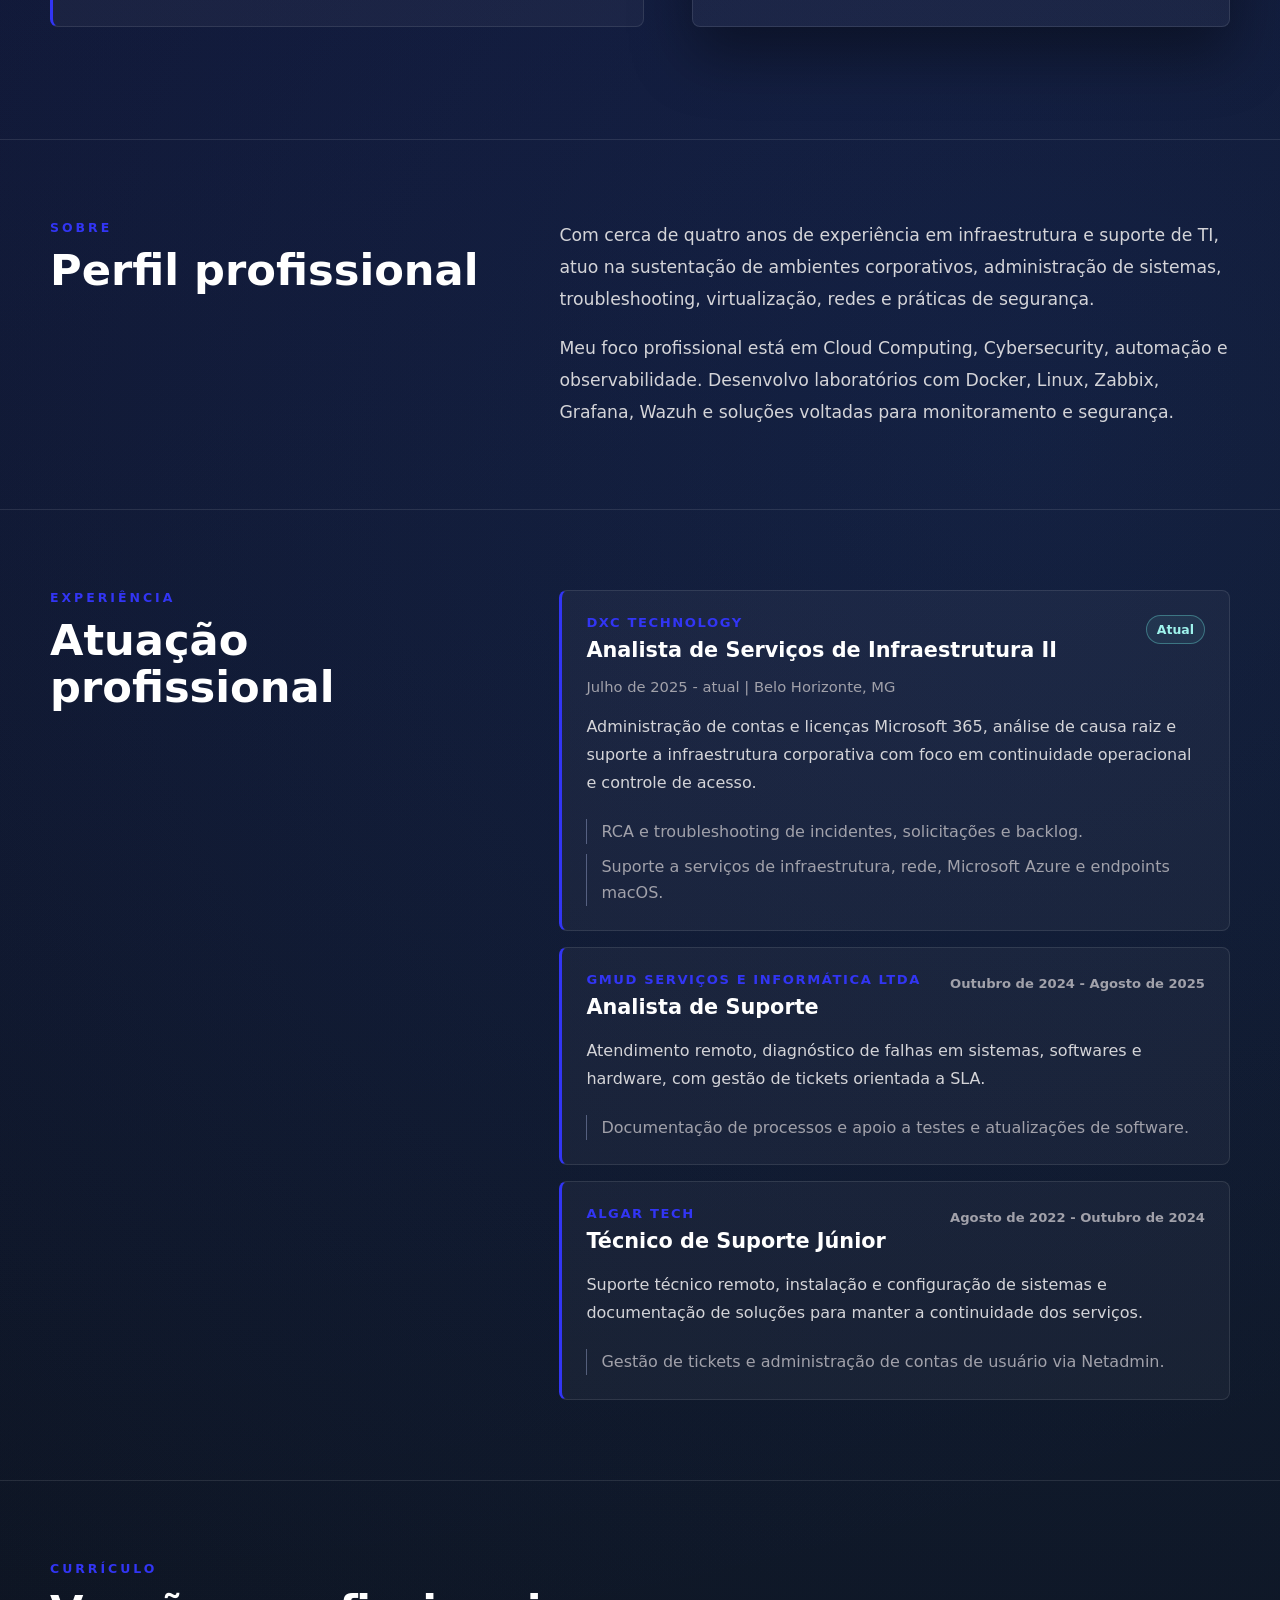
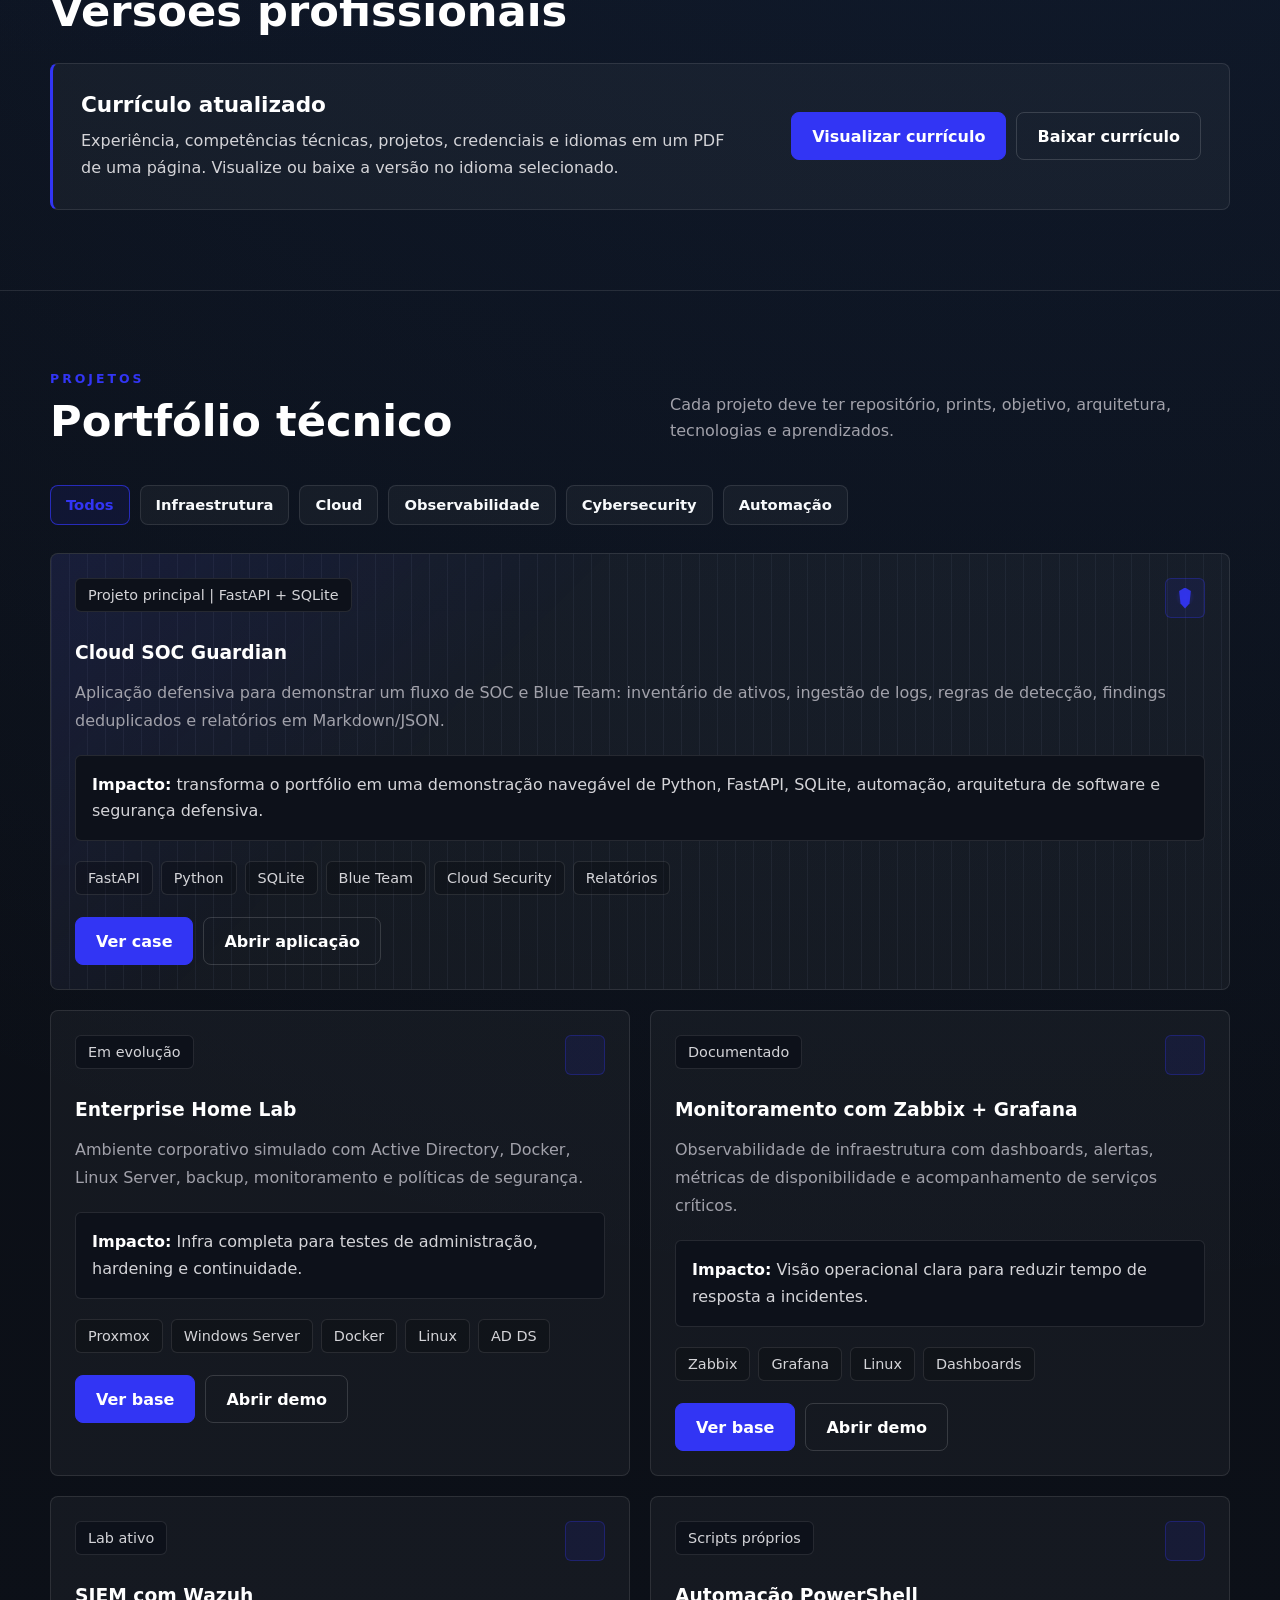
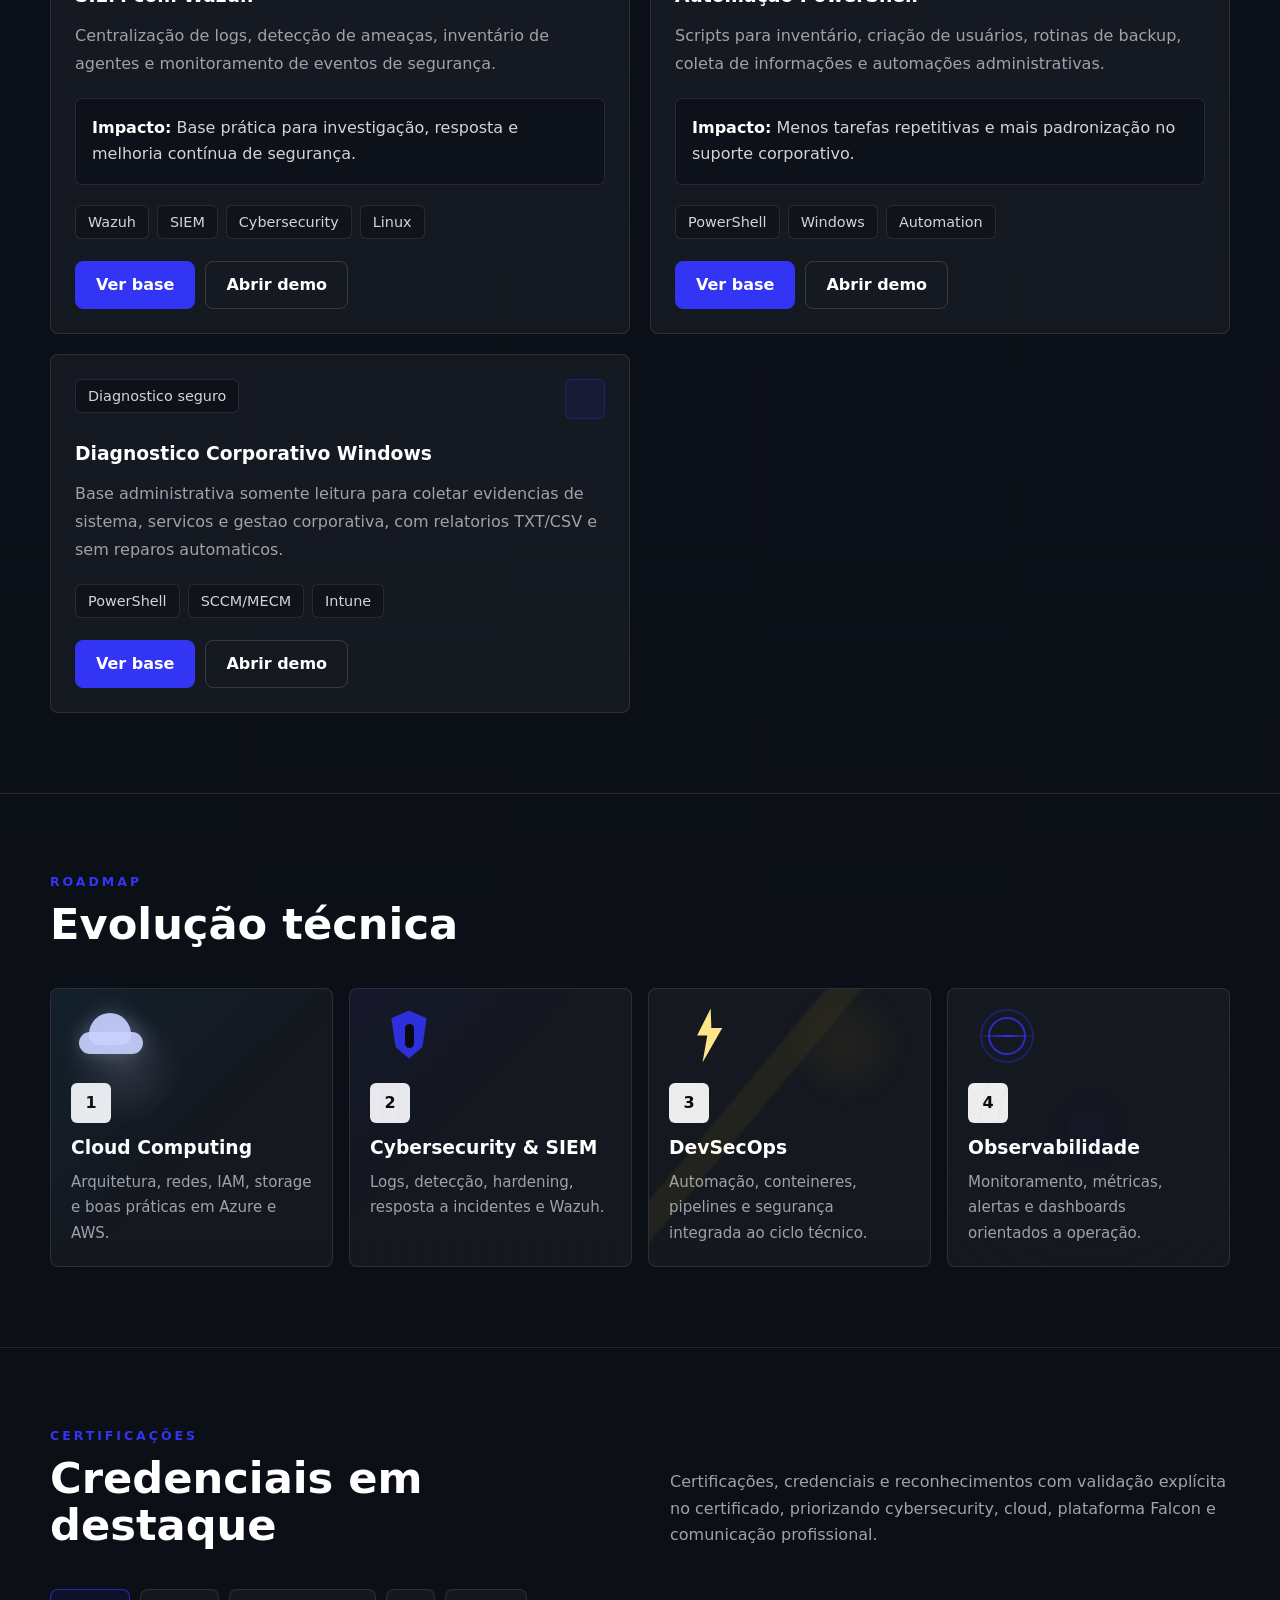
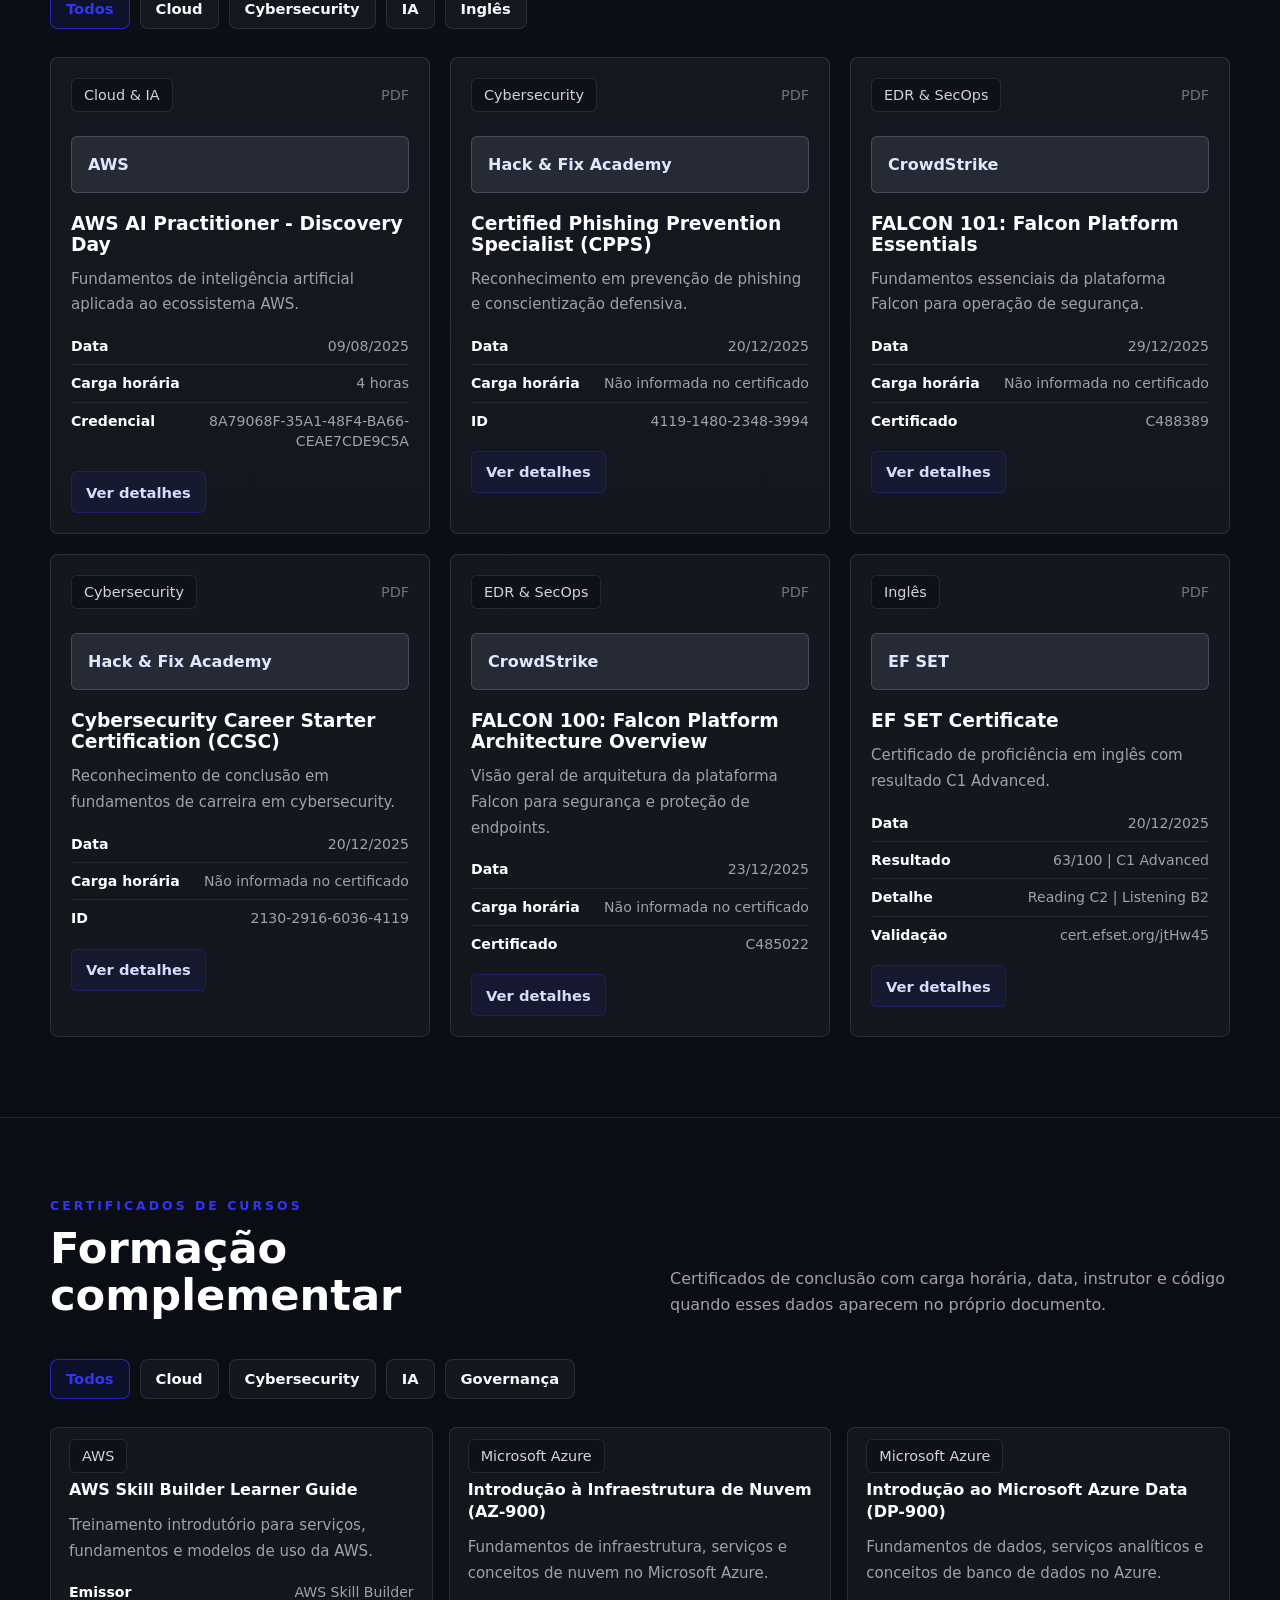
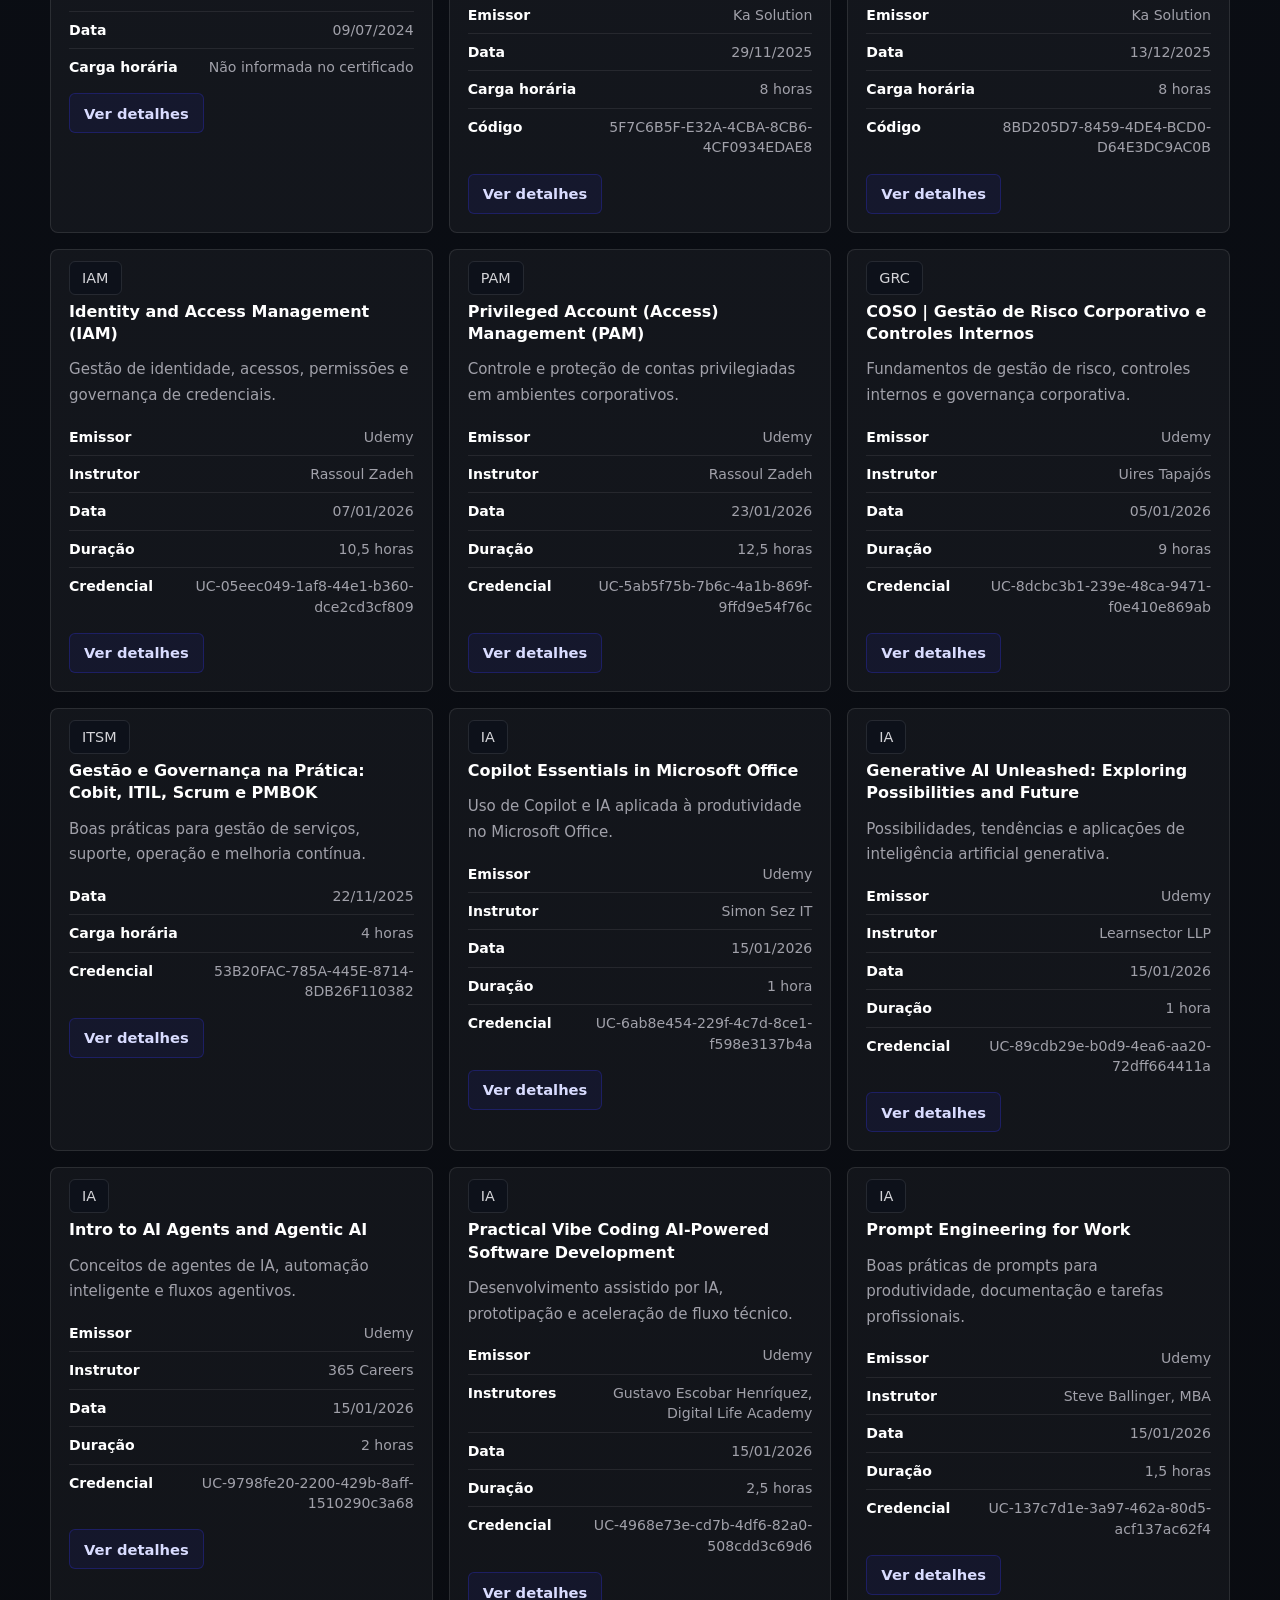
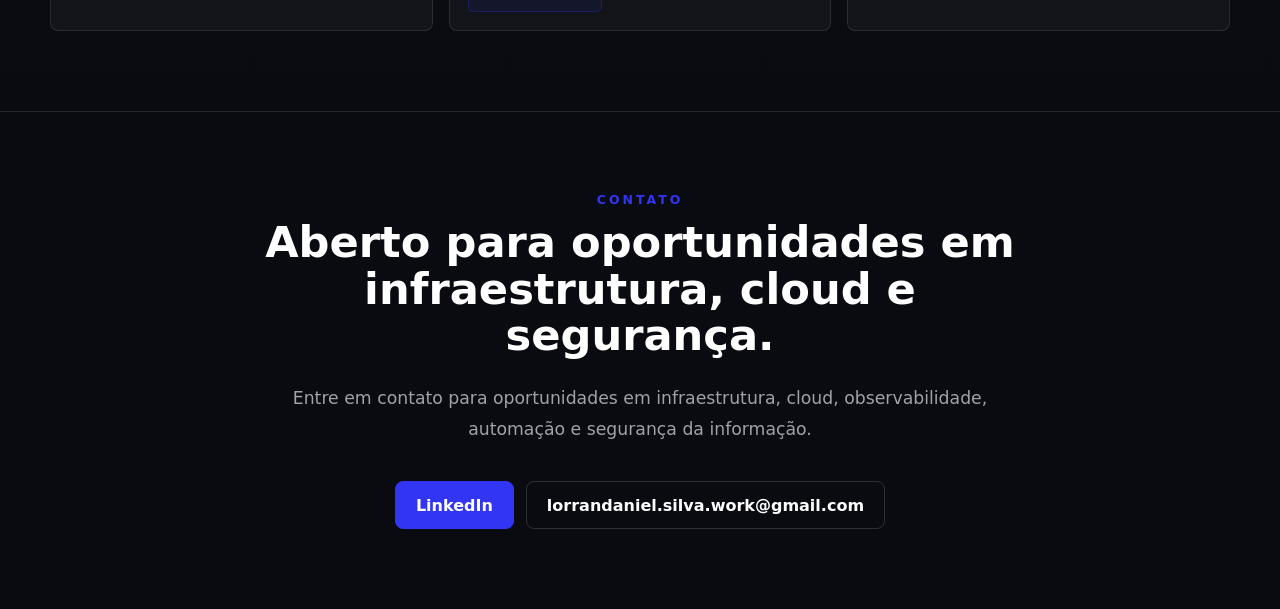
<file: portfolio_visual_cyber_cloud_lorran.html>
<!doctype html>
<html lang="pt-BR">
  <head>
    <meta charset="UTF-8" />
    <meta name="viewport" content="width=device-width, initial-scale=1.0" />
    <title>Portfólio | Lorran Daniel</title>
    <script>
      const target = new URL("index.html", window.location.href);
      target.search = window.location.search;
      target.hash = window.location.hash;
      window.location.replace(target.href);
    </script>
  </head>
  <body>
    <p>O portfólio agora está em <a href="index.html">index.html</a>.</p>
  </body>
</html>
</file>
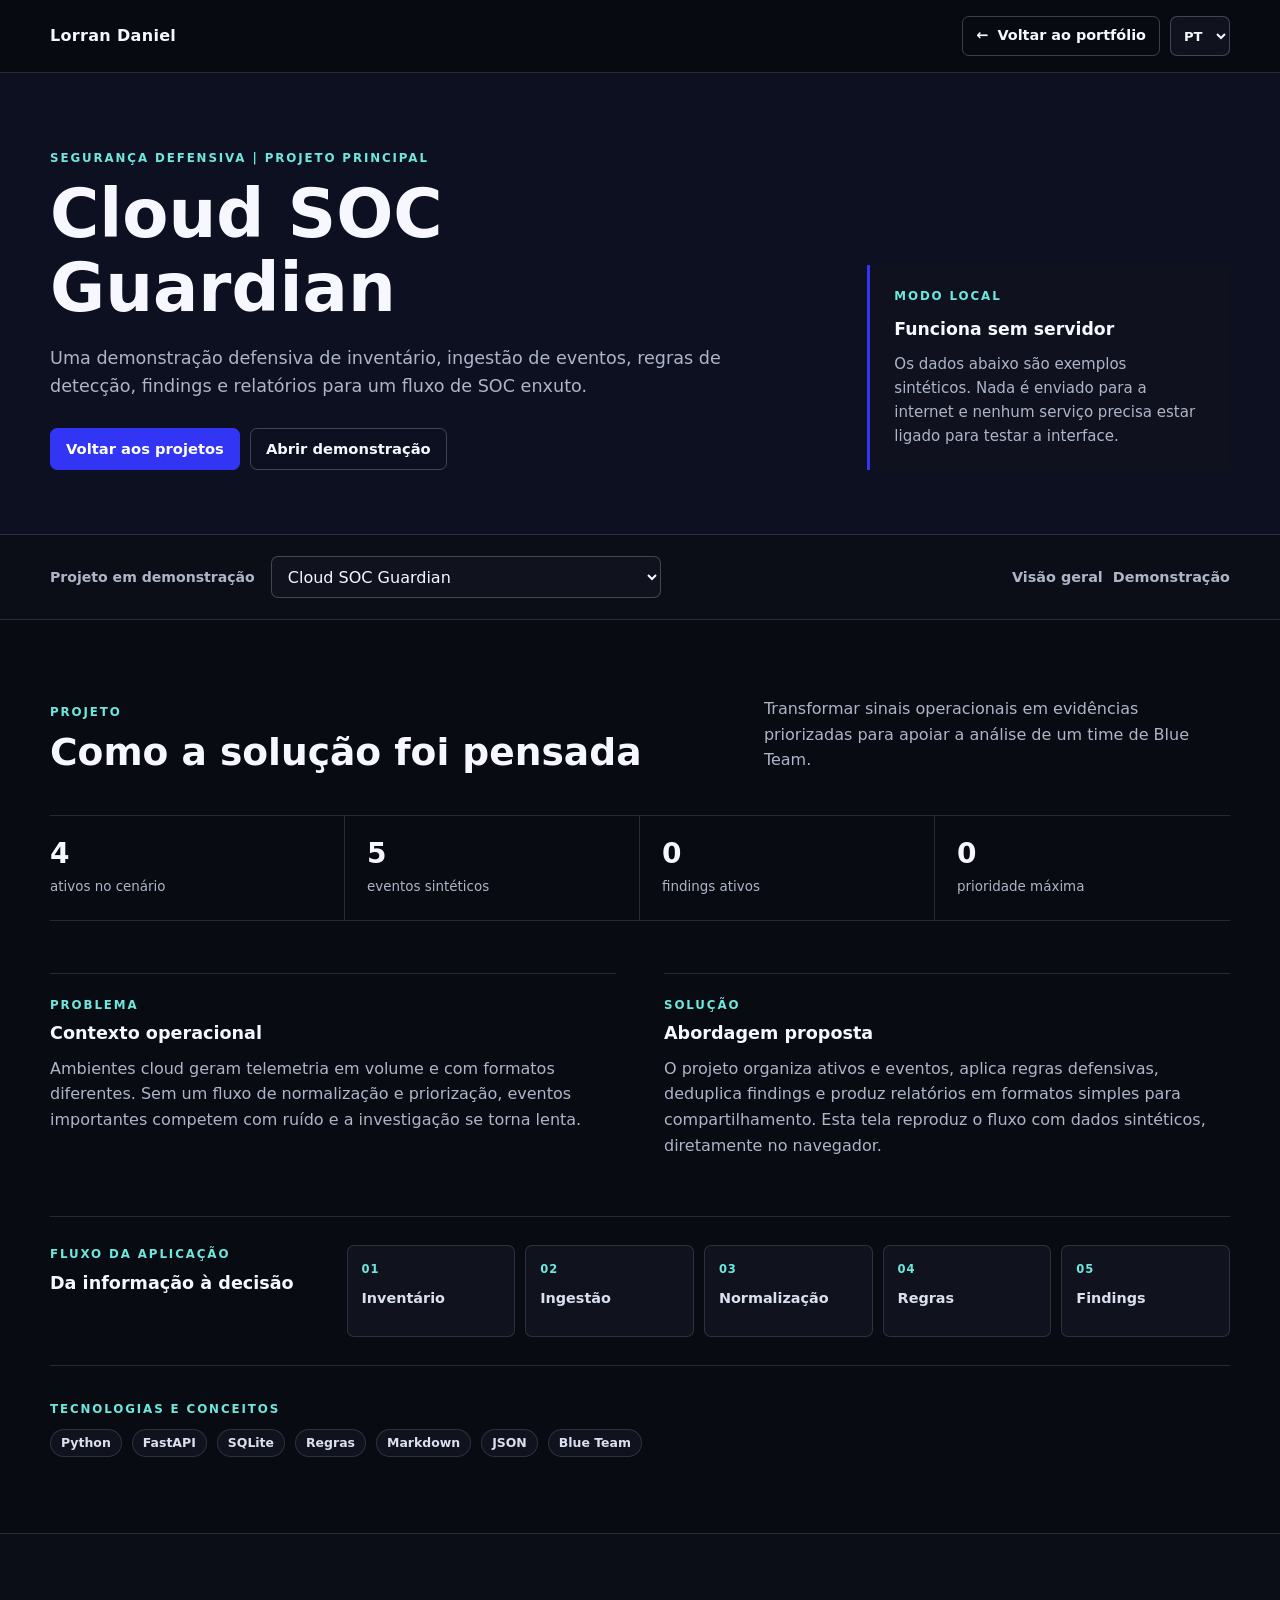
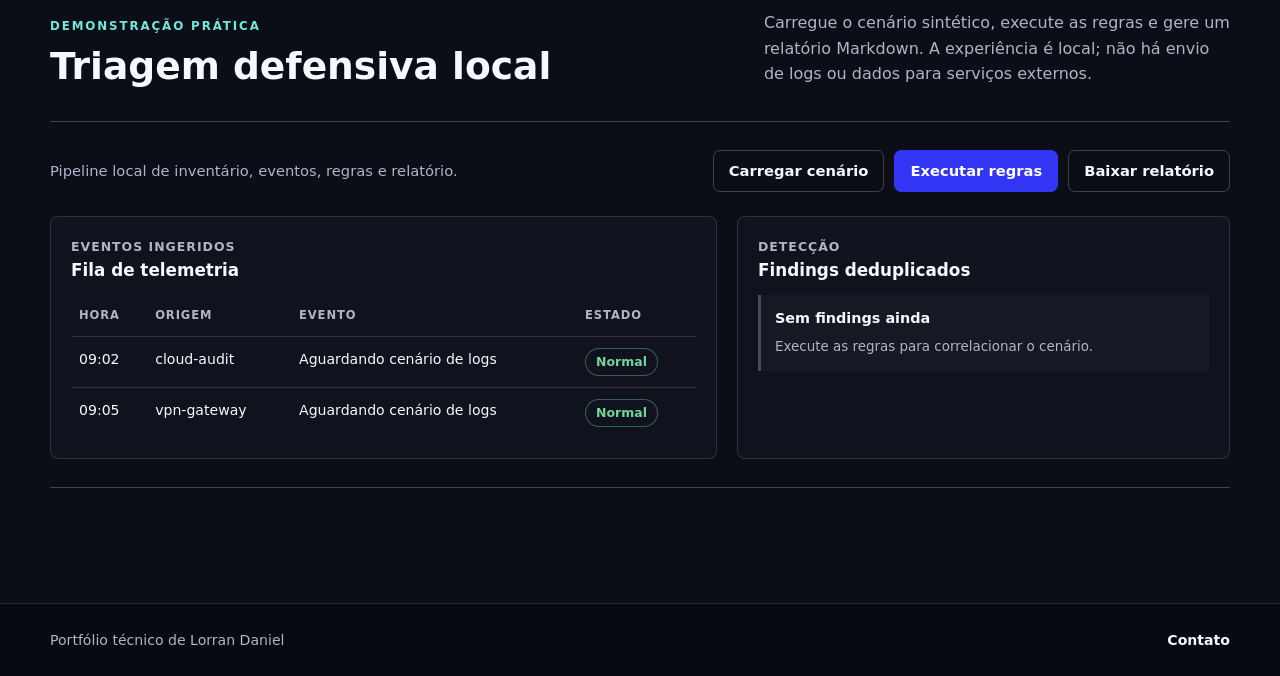
<file: projetos/lab.html>
<!doctype html>
<html lang="pt-BR">
  <head>
    <meta charset="UTF-8" />
    <meta name="viewport" content="width=device-width, initial-scale=1" />
    <meta
      name="description"
      content="Demonstrações locais e interativas dos projetos técnicos de Lorran Daniel."
    />
    <title>Laboratórios locais | Lorran Daniel</title>
    <link rel="stylesheet" href="../css/project-lab.css" />
  </head>
  <body>
    <a class="skip-link" href="#conteudo">Ir para o conteúdo</a>

    <header class="site-header">
      <div class="shell header-content">
        <a class="brand" href="../index.html#inicio">Lorran Daniel</a>
        <div class="header-actions">
          <a class="back-link" href="../index.html#projetos">
            <span aria-hidden="true">←</span>
            Voltar ao portfólio
          </a>
          <select id="languageSelect" class="project-language-select" aria-label="Selecionar idioma">
            <option value="pt">PT</option>
            <option value="en">EN</option>
          </select>
        </div>
      </div>
    </header>

    <main id="conteudo">
      <section class="project-hero" aria-labelledby="projectTitle">
        <div class="shell project-hero-grid">
          <div>
            <p class="eyebrow" id="projectCategory">Laboratório local</p>
            <h1 id="projectTitle">Carregando projeto...</h1>
            <p class="hero-copy" id="projectSummary"></p>
            <div class="hero-actions">
              <a class="button button-primary" href="../index.html#projetos">
                Voltar aos projetos
              </a>
              <button class="button" id="goToDemo" type="button">Abrir demonstração</button>
            </div>
          </div>

          <aside class="local-note" aria-label="Modo de demonstração">
            <p class="local-note-label">Modo local</p>
            <strong>Funciona sem servidor</strong>
            <p>
              Os dados abaixo são exemplos sintéticos. Nada é enviado para a internet e nenhum
              serviço precisa estar ligado para testar a interface.
            </p>
          </aside>
        </div>
      </section>

      <section class="project-switcher" aria-label="Navegação entre projetos">
        <div class="shell switcher-content">
          <label for="projectSelect">Projeto em demonstração</label>
          <select id="projectSelect" name="project"></select>
          <nav class="page-nav" aria-label="Navegação da página">
            <a href="#visao-geral">Visão geral</a>
            <a href="#demonstracao">Demonstração</a>
          </nav>
        </div>
      </section>

      <section class="section" id="visao-geral" aria-labelledby="overviewTitle">
        <div class="shell">
          <div class="section-heading">
            <div>
              <p class="eyebrow">Projeto</p>
              <h2 id="overviewTitle">Como a solução foi pensada</h2>
            </div>
            <p id="projectObjective"></p>
          </div>

          <div class="metrics-grid" id="projectMetrics" aria-label="Indicadores do projeto"></div>

          <div class="details-grid">
            <section class="detail-section" aria-labelledby="problemTitle">
              <p class="detail-label">Problema</p>
              <h3 id="problemTitle">Contexto operacional</h3>
              <p id="projectProblem"></p>
            </section>
            <section class="detail-section" aria-labelledby="solutionTitle">
              <p class="detail-label">Solução</p>
              <h3 id="solutionTitle">Abordagem proposta</h3>
              <p id="projectSolution"></p>
            </section>
          </div>

          <div class="architecture-section">
            <div>
              <p class="detail-label">Fluxo da aplicação</p>
              <h3>Da informação à decisão</h3>
            </div>
            <ol class="flow-list" id="projectFlow"></ol>
          </div>

          <div class="tech-section">
            <p class="detail-label">Tecnologias e conceitos</p>
            <div class="tech-list" id="projectTechnologies"></div>
          </div>
        </div>
      </section>

      <section class="section demo-section" id="demonstracao" aria-labelledby="demoTitle">
        <div class="shell">
          <div class="section-heading demo-heading">
            <div>
              <p class="eyebrow">Demonstração prática</p>
              <h2 id="demoTitle">Exemplo local</h2>
            </div>
            <p id="demoDescription"></p>
          </div>

          <div id="demoRoot"></div>
          <p class="status-message" id="statusMessage" aria-live="polite"></p>
        </div>
      </section>
    </main>

    <footer class="site-footer">
      <div class="shell footer-content">
        <span>Portfólio técnico de Lorran Daniel</span>
        <a href="../index.html#contato">Contato</a>
      </div>
    </footer>

    <script src="../js/project-lab.js?v=20260813"></script>
    <script src="../js/project-lab-i18n.js?v=20261030-index"></script>
  </body>
</html>
</file>
<file: css/style.css>
:root {
  color-scheme: dark;
  --bg: #090b10;
  --panel: rgba(255, 255, 255, 0.04);
  --panel-strong: #0d111a;
  --border: rgba(255, 255, 255, 0.1);
  --text: #f8fafc;
  --muted: #a1a1aa;
  --soft: #d4d4d8;
  --teal: #3235f4;
  --sky: #c7d2fe;
}

article[hidden] {
  display: none !important;
}

.filter-container {
  display: flex;
  flex-wrap: wrap;
  gap: 10px;
  margin: 0 0 28px;
}

.filter-btn {
  border: 1px solid var(--border);
  border-radius: 8px;
  background: var(--panel);
  color: var(--text);
  cursor: pointer;
  font: inherit;
  font-size: 0.92rem;
  font-weight: 700;
  min-height: 40px;
  padding: 0 15px;
  transition: 180ms ease;
}

.filter-btn:hover,
.filter-btn.active {
  border-color: rgba(50, 53, 244, 0.7);
  background: rgba(50, 53, 244, 0.1);
  color: var(--teal);
}

.featured-project {
  grid-column: 1 / -1;
  overflow: hidden;
  position: relative;
}

.featured-project::before {
  content: "";
  position: absolute;
  inset: 0;
  background:
    linear-gradient(135deg, rgba(50, 53, 244, 0.14), transparent 36%),
    repeating-linear-gradient(90deg, rgba(199, 210, 254, 0.08) 0 1px, transparent 1px 18px);
  opacity: 0.72;
  pointer-events: none;
}

.featured-project > * {
  position: relative;
}

.project-links {
  display: flex;
  flex-wrap: wrap;
  gap: 10px;
  margin-top: 22px;
}

.project-mark.guardian {
  background:
    radial-gradient(circle at 50% 48%, rgba(50, 53, 244, 0.34), transparent 34%),
    rgba(50, 53, 244, 0.1);
  position: relative;
}

.project-mark.guardian::before {
  content: "";
  position: absolute;
  inset: 9px 12px 8px;
  background: rgba(50, 53, 244, 0.92);
  clip-path: polygon(50% 0, 92% 16%, 82% 76%, 50% 100%, 18% 76%, 8% 16%);
}

#scrollTopBtn {
  display: none;
  position: fixed;
  right: 22px;
  bottom: 22px;
  z-index: 99;
  min-height: 44px;
  border: 1px solid var(--border);
  border-radius: 8px;
  background: rgba(13, 17, 26, 0.9);
  color: var(--teal);
  cursor: pointer;
  font: inherit;
  font-weight: 800;
  padding: 0 15px;
  backdrop-filter: blur(10px);
  transition: 180ms ease;
}

#scrollTopBtn:hover {
  border-color: rgba(50, 53, 244, 0.75);
  background: rgba(50, 53, 244, 0.14);
  transform: translateY(-2px);
}

.pdf-mobile-note {
  display: none;
}

@media (max-width: 768px) {
  .filter-container {
    gap: 8px;
    overflow-x: auto;
    padding-bottom: 3px;
  }

  .filter-btn {
    flex: 0 0 auto;
    min-height: 38px;
    padding: 0 13px;
    white-space: nowrap;
  }

  #scrollTopBtn {
    right: 14px;
    bottom: 14px;
    min-height: 42px;
    padding: 0 13px;
  }

  .pdf-frame {
    display: none !important;
  }

  .pdf-mobile-note {
    display: block;
    margin: 0;
    border-top: 1px dashed var(--border);
    background: rgba(255, 255, 255, 0.035);
    color: var(--muted);
    font-size: 0.95rem;
    line-height: 1.65;
    padding: 28px 20px;
    text-align: center;
  }
}
</file>
<file: css/document-viewer.css>
:root {
  color-scheme: dark;
  --bg: #090b10;
  --panel: rgba(255, 255, 255, 0.045);
  --panel-strong: #0d111a;
  --border: rgba(255, 255, 255, 0.1);
  --text: #f8fafc;
  --muted: #a1a1aa;
  --soft: #d4d4d8;
  --teal: #3235f4;
  --sky: #c7d2fe;
}

* {
  box-sizing: border-box;
}

body {
  margin: 0;
  min-height: 100vh;
  background:
    radial-gradient(circle at top left, rgba(50, 53, 244, 0.16), transparent 34%),
    radial-gradient(circle at 82% 10%, rgba(59, 130, 246, 0.14), transparent 30%),
    linear-gradient(180deg, #090b10 0%, #0c1018 52%, #090b10 100%);
  color: var(--text);
  font-family:
    Inter, ui-sans-serif, system-ui, -apple-system, BlinkMacSystemFont, "Segoe UI",
    sans-serif;
}

a {
  color: inherit;
  text-decoration: none;
}

.container {
  width: min(100% - 40px, 1180px);
  margin: 0 auto;
}

.site-header {
  border-bottom: 1px solid var(--border);
  background: rgba(9, 11, 16, 0.82);
  backdrop-filter: blur(18px);
}

.nav {
  display: flex;
  align-items: center;
  justify-content: space-between;
  gap: 16px;
  padding: 16px 0;
}

.brand {
  font-weight: 800;
  letter-spacing: 0.02em;
}

.certificate-nav-actions,
.document-nav-actions {
  display: flex;
  align-items: center;
  gap: 10px;
}

.certificate-language-select,
.document-language-select {
  min-height: 44px;
  border: 1px solid rgba(255, 255, 255, 0.15);
  border-radius: 8px;
  background: transparent;
  color: white;
  cursor: pointer;
  font: inherit;
  font-size: 0.82rem;
  font-weight: 800;
  padding: 0 10px;
}

.certificate-language-select:hover,
.document-language-select:hover {
  border-color: rgba(199, 210, 254, 0.7);
  background: rgba(199, 210, 254, 0.1);
}

.button {
  display: inline-flex;
  align-items: center;
  justify-content: center;
  min-height: 44px;
  border: 1px solid rgba(255, 255, 255, 0.15);
  border-radius: 8px;
  background: transparent;
  color: white;
  padding: 0 16px;
  font: inherit;
  font-size: 0.94rem;
  font-weight: 800;
  cursor: pointer;
  transition: 180ms ease;
}

.button:hover {
  border-color: rgba(199, 210, 254, 0.7);
  background: rgba(199, 210, 254, 0.1);
}

.button.primary {
  border-color: #3235f4;
  background: #3235f4;
  color: white;
}

.button.primary:hover {
  border-color: #4f52ff;
  background: #4f52ff;
}

.certificate-layout,
.document-layout {
  display: grid;
  grid-template-columns: minmax(360px, 0.92fr) minmax(460px, 1.08fr);
  gap: 28px;
  align-items: start;
  padding: 56px 0 64px;
}

.certificate-content,
.document-content {
  display: grid;
  gap: 20px;
}

.summary,
.learned,
.pdf-panel,
.empty-state {
  border: 1px solid var(--border);
  border-radius: 8px;
  background: var(--panel);
}

.summary {
  padding: 28px;
}

.eyebrow {
  width: fit-content;
  margin: 0 0 18px;
  border: 1px solid rgba(50, 53, 244, 0.3);
  border-radius: 999px;
  background: rgba(50, 53, 244, 0.1);
  color: #d9dcff;
  padding: 8px 14px;
  font-size: 0.86rem;
  font-weight: 800;
}

h1,
h2,
h3,
p {
  margin-top: 0;
}

h1 {
  margin-bottom: 18px;
  color: white;
  font-size: clamp(2.3rem, 6vw, 4.1rem);
  line-height: 1.04;
  letter-spacing: 0;
}

.description {
  margin-bottom: 0;
  color: var(--soft);
  font-size: 1.04rem;
  line-height: 1.75;
}

.meta-grid {
  display: grid;
  gap: 10px;
  margin-top: 24px;
}

.meta-item {
  display: grid;
  grid-template-columns: 150px 1fr;
  gap: 14px;
  border-bottom: 1px solid rgba(255, 255, 255, 0.08);
  padding-bottom: 10px;
  color: var(--muted);
  line-height: 1.5;
}

.meta-item:last-child {
  border-bottom: 0;
  padding-bottom: 0;
}

.meta-item strong {
  color: white;
}

.meta-item span {
  overflow-wrap: anywhere;
}

.actions {
  display: flex;
  flex-wrap: wrap;
  gap: 12px;
  margin-top: 26px;
}

.learned {
  padding: 28px;
}

.section-kicker {
  margin-bottom: 12px;
  color: var(--teal);
  font-size: 0.78rem;
  font-weight: 800;
  letter-spacing: 0.24em;
  text-transform: uppercase;
}

.learned h2,
.pdf-panel h2 {
  margin-bottom: 18px;
  color: white;
  font-size: 1.6rem;
}

.learned ul {
  display: grid;
  gap: 12px;
  margin: 0;
  padding: 0;
  list-style: none;
}

.learned li {
  border-left: 3px solid rgba(50, 53, 244, 0.55);
  background: rgba(13, 17, 26, 0.72);
  border-radius: 6px;
  color: var(--soft);
  line-height: 1.65;
  padding: 12px 14px;
}

.pdf-panel {
  overflow: hidden;
  position: sticky;
  top: 20px;
}

.pdf-header {
  display: flex;
  align-items: center;
  justify-content: space-between;
  gap: 18px;
  border-bottom: 1px solid var(--border);
  padding: 18px 20px;
}

.pdf-header h2 {
  margin-bottom: 0;
}

.pdf-frame {
  display: block;
  width: 100%;
  height: min(78vh, 860px);
  border: 0;
  background: #111827;
}

.pdf-fallback {
  height: 100%;
  overflow: auto;
  background: white;
}

.pdf-fallback img {
  display: block;
  width: 100%;
  height: auto;
}

.empty-state {
  margin: 72px auto;
  max-width: 760px;
  padding: 32px;
  text-align: center;
}

.empty-state h1 {
  font-size: clamp(2rem, 5vw, 3.1rem);
}

.empty-state p {
  color: var(--muted);
  line-height: 1.7;
}

@media (max-width: 920px) {
  .certificate-layout,
  .document-layout {
    grid-template-columns: 1fr;
  }

  .pdf-panel {
    position: static;
  }
}

@media (max-width: 640px) {
  .container {
    width: min(100% - 28px, 1180px);
  }

  .nav,
  .pdf-header {
    align-items: flex-start;
    flex-direction: column;
  }

  .meta-item {
    grid-template-columns: 1fr;
    gap: 4px;
  }

  .pdf-frame {
    height: 68vh;
  }
}
</file>
<file: css/project-lab.css>
:root {
  color-scheme: dark;
  --accent: #3235f4;
  --accent-soft: rgba(50, 53, 244, 0.16);
  --canvas: #090b12;
  --surface: #10131e;
  --surface-strong: #151927;
  --line: rgba(226, 232, 240, 0.14);
  --line-strong: rgba(226, 232, 240, 0.24);
  --text: #f7f8ff;
  --muted: #aeb5c8;
  --cyan: #6ee7dd;
  --yellow: #f2c86d;
  --red: #ff7a86;
  --green: #72d59a;
  font-family: Inter, ui-sans-serif, system-ui, -apple-system, BlinkMacSystemFont, "Segoe UI", sans-serif;
}

* {
  box-sizing: border-box;
}

html {
  scroll-behavior: smooth;
}

body {
  min-width: 320px;
  margin: 0;
  background: var(--canvas);
  color: var(--text);
  line-height: 1.6;
}

button,
select {
  font: inherit;
}

button,
a {
  -webkit-tap-highlight-color: transparent;
}

a {
  color: inherit;
}

a:focus-visible,
button:focus-visible,
select:focus-visible {
  outline: 3px solid var(--cyan);
  outline-offset: 3px;
}

.shell {
  width: min(1180px, calc(100% - 48px));
  margin: 0 auto;
}

.skip-link {
  position: fixed;
  top: 12px;
  left: 12px;
  z-index: 20;
  transform: translateY(-160%);
  border-radius: 6px;
  background: var(--text);
  color: var(--canvas);
  font-weight: 800;
  padding: 8px 12px;
  text-decoration: none;
}

.skip-link:focus {
  transform: translateY(0);
}

.site-header {
  position: sticky;
  top: 0;
  z-index: 10;
  border-bottom: 1px solid var(--line);
  background: rgba(9, 11, 18, 0.94);
  backdrop-filter: blur(14px);
}

.header-content,
.footer-content {
  display: flex;
  min-height: 72px;
  align-items: center;
  justify-content: space-between;
  gap: 20px;
}

.header-actions {
  display: flex;
  align-items: center;
  gap: 10px;
}

.brand {
  font-size: 1rem;
  font-weight: 800;
  letter-spacing: 0.02em;
  text-decoration: none;
}

.back-link {
  display: inline-flex;
  min-height: 40px;
  align-items: center;
  gap: 9px;
  border: 1px solid var(--line-strong);
  border-radius: 7px;
  color: var(--text);
  font-size: 0.9rem;
  font-weight: 700;
  padding: 0 13px;
  text-decoration: none;
  transition: border-color 160ms ease, background-color 160ms ease;
}

.back-link:hover {
  border-color: var(--accent);
  background: var(--accent-soft);
}

.project-language-select {
  min-height: 40px;
  border: 1px solid var(--line-strong);
  border-radius: 7px;
  background: var(--surface);
  color: var(--text);
  cursor: pointer;
  font-size: 0.82rem;
  font-weight: 800;
  padding: 0 9px;
}

.project-language-select:hover {
  border-color: var(--accent);
  background: var(--accent-soft);
}

.project-hero {
  border-bottom: 1px solid var(--line);
  background: #0d1020;
  padding: 76px 0 64px;
}

.project-hero-grid {
  display: grid;
  grid-template-columns: minmax(0, 1.35fr) minmax(260px, 0.65fr);
  align-items: end;
  gap: 64px;
}

.eyebrow,
.detail-label,
.local-note-label {
  margin: 0 0 10px;
  color: var(--cyan);
  font-size: 0.74rem;
  font-weight: 800;
  letter-spacing: 0.16em;
  text-transform: uppercase;
}

h1,
h2,
h3,
p {
  margin-top: 0;
}

h1,
h2,
h3 {
  color: var(--text);
  line-height: 1.1;
}

h1 {
  max-width: 820px;
  margin-bottom: 18px;
  font-size: 4.2rem;
  letter-spacing: 0;
}

h2 {
  margin-bottom: 0;
  font-size: 2.35rem;
  letter-spacing: 0;
}

h3 {
  margin-bottom: 12px;
  font-size: 1.1rem;
  letter-spacing: 0;
}

.hero-copy {
  max-width: 760px;
  margin-bottom: 0;
  color: var(--muted);
  font-size: 1.1rem;
}

.hero-actions,
.demo-actions,
.tech-list,
.legend,
.page-nav {
  display: flex;
  flex-wrap: wrap;
  gap: 10px;
}

.hero-actions {
  margin-top: 28px;
}

.button {
  display: inline-flex;
  min-height: 42px;
  align-items: center;
  justify-content: center;
  border: 1px solid var(--line-strong);
  border-radius: 7px;
  background: transparent;
  color: var(--text);
  cursor: pointer;
  font-size: 0.92rem;
  font-weight: 800;
  padding: 0 15px;
  text-decoration: none;
  transition: border-color 160ms ease, background-color 160ms ease, transform 160ms ease;
}

.button:hover {
  border-color: var(--accent);
  background: var(--accent-soft);
  transform: translateY(-1px);
}

.button-primary {
  border-color: var(--accent);
  background: var(--accent);
  color: #ffffff;
}

.button-primary:hover {
  background: #4548ff;
}

.local-note {
  border-left: 3px solid var(--accent);
  background: rgba(16, 19, 30, 0.8);
  padding: 22px 24px;
}

.local-note strong {
  display: block;
  margin-bottom: 8px;
  font-size: 1.08rem;
}

.local-note p:last-child {
  margin-bottom: 0;
  color: var(--muted);
  font-size: 0.94rem;
}

.project-switcher {
  border-bottom: 1px solid var(--line);
  background: #0b0e17;
}

.switcher-content {
  display: grid;
  grid-template-columns: auto minmax(260px, 390px) 1fr;
  align-items: center;
  gap: 16px;
  min-height: 84px;
}

.switcher-content label {
  color: var(--muted);
  font-size: 0.88rem;
  font-weight: 700;
}

.switcher-content select {
  min-width: 0;
  min-height: 42px;
  border: 1px solid var(--line-strong);
  border-radius: 7px;
  background: var(--surface);
  color: var(--text);
  cursor: pointer;
  padding: 0 12px;
}

.page-nav {
  justify-content: flex-end;
}

.page-nav a {
  color: var(--muted);
  font-size: 0.9rem;
  font-weight: 700;
  text-decoration: none;
}

.page-nav a:hover {
  color: var(--cyan);
}

.section {
  padding: 76px 0;
}

.demo-section {
  border-top: 1px solid var(--line);
  background: #0b0e17;
}

.section-heading {
  display: grid;
  grid-template-columns: minmax(0, 1fr) minmax(260px, 0.7fr);
  align-items: end;
  gap: 48px;
  margin-bottom: 42px;
}

.section-heading > p {
  max-width: 520px;
  margin-bottom: 0;
  color: var(--muted);
}

.metrics-grid {
  display: grid;
  grid-template-columns: repeat(4, minmax(0, 1fr));
  border-top: 1px solid var(--line);
  border-bottom: 1px solid var(--line);
}

.metric-item {
  min-width: 0;
  border-right: 1px solid var(--line);
  padding: 22px;
}

.metric-item:first-child {
  padding-left: 0;
}

.metric-item:last-child {
  border-right: 0;
}

.metric-value {
  display: block;
  overflow-wrap: anywhere;
  color: var(--text);
  font-size: 1.75rem;
  font-weight: 850;
  line-height: 1.15;
}

.metric-label {
  display: block;
  margin-top: 6px;
  color: var(--muted);
  font-size: 0.84rem;
}

.details-grid {
  display: grid;
  grid-template-columns: repeat(2, minmax(0, 1fr));
  gap: 48px;
  margin-top: 52px;
}

.detail-section {
  border-top: 1px solid var(--line);
  padding-top: 22px;
}

.detail-section p:last-child {
  max-width: 620px;
  margin-bottom: 0;
  color: var(--muted);
}

.architecture-section {
  display: grid;
  grid-template-columns: minmax(210px, 0.45fr) minmax(0, 1.55fr);
  gap: 40px;
  margin-top: 58px;
  padding: 28px 0;
  border-top: 1px solid var(--line);
  border-bottom: 1px solid var(--line);
}

.architecture-section h3 {
  margin-bottom: 0;
}

.flow-list {
  display: grid;
  grid-template-columns: repeat(5, minmax(0, 1fr));
  gap: 10px;
  margin: 0;
  padding: 0;
  list-style: none;
}

.flow-list li {
  position: relative;
  min-height: 92px;
  border: 1px solid var(--line);
  border-radius: 7px;
  background: var(--surface);
  color: var(--soft, #dbe0ef);
  font-size: 0.9rem;
  font-weight: 700;
  padding: 14px;
}

.flow-list li::before {
  display: block;
  margin-bottom: 8px;
  color: var(--cyan);
  content: "0" counter(flow-step);
  counter-increment: flow-step;
  font-size: 0.72rem;
  font-weight: 900;
  letter-spacing: 0.08em;
}

.flow-list {
  counter-reset: flow-step;
}

.tech-section {
  margin-top: 34px;
}

.tech-list span,
.legend span,
.table-pill,
.state-pill {
  display: inline-flex;
  min-height: 28px;
  align-items: center;
  border: 1px solid var(--line);
  border-radius: 999px;
  background: var(--surface);
  color: var(--soft, #dbe0ef);
  font-size: 0.78rem;
  font-weight: 700;
  padding: 0 10px;
}

.demo-heading {
  margin-bottom: 34px;
}

.demo-workspace {
  border-top: 1px solid var(--line-strong);
  border-bottom: 1px solid var(--line-strong);
  padding: 28px 0;
}

.demo-toolbar {
  display: flex;
  flex-wrap: wrap;
  align-items: center;
  justify-content: space-between;
  gap: 16px;
  margin-bottom: 24px;
}

.demo-toolbar p {
  margin: 0;
  color: var(--muted);
  font-size: 0.92rem;
}

.demo-grid {
  display: grid;
  grid-template-columns: minmax(0, 1.15fr) minmax(280px, 0.85fr);
  gap: 20px;
}

.demo-panel,
.chart-panel,
.summary-panel,
.output-panel {
  min-width: 0;
  border: 1px solid var(--line);
  border-radius: 8px;
  background: var(--surface);
  padding: 20px;
}

.panel-kicker {
  margin-bottom: 4px;
  color: var(--muted);
  font-size: 0.78rem;
  font-weight: 800;
  letter-spacing: 0.08em;
  text-transform: uppercase;
}

.panel-title {
  margin-bottom: 16px;
  font-size: 1.05rem;
}

.data-table-wrap {
  overflow-x: auto;
}

.data-table {
  width: 100%;
  border-collapse: collapse;
  font-size: 0.88rem;
}

.data-table th,
.data-table td {
  border-bottom: 1px solid var(--line);
  padding: 11px 8px;
  text-align: left;
  vertical-align: top;
}

.data-table th {
  color: var(--muted);
  font-size: 0.72rem;
  letter-spacing: 0.08em;
  text-transform: uppercase;
}

.data-table tbody tr:last-child td {
  border-bottom: 0;
}

.state-pill.ok {
  border-color: rgba(114, 213, 154, 0.4);
  color: var(--green);
}

.state-pill.warn {
  border-color: rgba(242, 200, 109, 0.4);
  color: var(--yellow);
}

.state-pill.alert {
  border-color: rgba(255, 122, 134, 0.42);
  color: var(--red);
}

.event-list,
.finding-list,
.terminal-lines,
.host-list {
  display: grid;
  gap: 10px;
  margin: 0;
  padding: 0;
  list-style: none;
}

.event-item,
.finding-item,
.terminal-line,
.host-item {
  border-left: 3px solid var(--line-strong);
  background: rgba(255, 255, 255, 0.025);
  padding: 12px 14px;
}

.event-item strong,
.finding-item strong,
.host-item strong {
  display: block;
  margin-bottom: 3px;
  font-size: 0.9rem;
}

.event-item span,
.finding-item span,
.host-item span,
.terminal-line {
  color: var(--muted);
  font-size: 0.84rem;
}

.finding-item.high,
.event-item.alert {
  border-left-color: var(--red);
}

.finding-item.medium,
.event-item.warn {
  border-left-color: var(--yellow);
}

.finding-item.low,
.event-item.ok,
.host-item.ok {
  border-left-color: var(--green);
}

.terminal-lines {
  font-family: "Cascadia Mono", "SFMono-Regular", Consolas, monospace;
}

.terminal-line {
  border-left-color: var(--accent);
  line-height: 1.5;
}

.monitoring-layout {
  display: grid;
  grid-template-columns: minmax(0, 1.5fr) minmax(250px, 0.5fr);
  gap: 20px;
}

.chart-panel {
  padding-bottom: 16px;
}

.chart-header,
.host-row,
.summary-row {
  display: flex;
  flex-wrap: wrap;
  align-items: center;
  justify-content: space-between;
  gap: 12px;
}

.chart-header {
  margin-bottom: 18px;
}

.chart-title {
  margin: 0;
  font-size: 1.05rem;
}

.metric-tabs {
  display: inline-flex;
  max-width: 100%;
  overflow-x: auto;
  border: 1px solid var(--line);
  border-radius: 7px;
}

.metric-tab {
  min-height: 34px;
  border: 0;
  border-right: 1px solid var(--line);
  background: transparent;
  color: var(--muted);
  cursor: pointer;
  font-size: 0.8rem;
  font-weight: 800;
  padding: 0 10px;
  white-space: nowrap;
}

.metric-tab:last-child {
  border-right: 0;
}

.metric-tab[aria-pressed="true"] {
  background: var(--accent);
  color: #ffffff;
}

.chart-canvas {
  display: block;
  width: 100%;
  height: 300px;
  border: 1px solid var(--line);
  background: #0a0d16;
}

.legend {
  margin-top: 12px;
}

.legend span::before {
  width: 8px;
  height: 8px;
  margin-right: 7px;
  border-radius: 50%;
  background: var(--cyan);
  content: "";
}

.legend .legend-alert::before {
  background: var(--red);
}

.legend .legend-muted::before {
  background: var(--muted);
}

.summary-panel {
  display: grid;
  align-content: start;
  gap: 14px;
}

.summary-row {
  border-bottom: 1px solid var(--line);
  padding-bottom: 13px;
}

.summary-row:last-child {
  border-bottom: 0;
  padding-bottom: 0;
}

.summary-row span:first-child {
  color: var(--muted);
  font-size: 0.85rem;
}

.summary-value {
  font-weight: 850;
}

.text-alert {
  color: var(--red);
}

.status-message {
  min-height: 1.6em;
  margin: 16px 0 0;
  color: var(--cyan);
  font-size: 0.9rem;
  font-weight: 700;
}

.site-footer {
  border-top: 1px solid var(--line);
  background: #080a11;
  color: var(--muted);
  font-size: 0.88rem;
}

.footer-content a {
  color: var(--text);
  font-weight: 700;
  text-decoration: none;
}

.footer-content a:hover {
  color: var(--cyan);
}

@media (max-width: 900px) {
  .project-hero-grid,
  .section-heading,
  .architecture-section,
  .monitoring-layout {
    grid-template-columns: 1fr;
  }

  .project-hero-grid,
  .section-heading,
  .architecture-section {
    gap: 30px;
  }

  h1 {
    font-size: 3.2rem;
  }

  h2 {
    font-size: 2rem;
  }

  .metrics-grid {
    grid-template-columns: repeat(2, minmax(0, 1fr));
  }

  .metric-item:nth-child(2) {
    border-right: 0;
  }

  .metric-item:nth-child(-n + 2) {
    border-bottom: 1px solid var(--line);
  }

  .metric-item:nth-child(3) {
    padding-left: 0;
  }

  .flow-list {
    grid-template-columns: repeat(3, minmax(0, 1fr));
  }

  .switcher-content {
    grid-template-columns: 1fr 1fr;
    padding: 18px 0;
  }

  .page-nav {
    grid-column: 1 / -1;
    justify-content: flex-start;
  }
}

@media (max-width: 680px) {
  .shell {
    width: min(100% - 30px, 1180px);
  }

  .header-content,
  .footer-content {
    min-height: 64px;
  }

  .back-link {
    min-height: 38px;
    padding: 0 10px;
  }

  .header-actions {
    gap: 8px;
  }

  .project-language-select {
    min-height: 38px;
  }

  .project-hero,
  .section {
    padding: 52px 0;
  }

  h1 {
    font-size: 2.6rem;
  }

  h2 {
    font-size: 1.75rem;
  }

  .project-hero-grid,
  .section-heading,
  .details-grid,
  .demo-grid {
    grid-template-columns: 1fr;
    gap: 28px;
  }

  .metrics-grid {
    grid-template-columns: 1fr;
  }

  .metric-item,
  .metric-item:first-child,
  .metric-item:nth-child(2),
  .metric-item:nth-child(3) {
    border-right: 0;
    border-bottom: 1px solid var(--line);
    padding: 17px 0;
  }

  .metric-item:last-child {
    border-bottom: 0;
  }

  .flow-list {
    grid-template-columns: repeat(2, minmax(0, 1fr));
  }

  .switcher-content {
    grid-template-columns: 1fr;
  }

  .switcher-content select {
    width: 100%;
  }

  .chart-canvas {
    height: 240px;
  }

  .chart-header {
    align-items: flex-start;
    flex-direction: column;
  }

  .demo-toolbar {
    align-items: flex-start;
    flex-direction: column;
  }

  .footer-content {
    align-items: flex-start;
    flex-direction: column;
    justify-content: center;
    gap: 4px;
    padding: 16px 0;
  }
}

@media (max-width: 390px) {
  h1 {
    font-size: 2.25rem;
  }

  .back-link {
    font-size: 0.78rem;
  }

  .flow-list {
    grid-template-columns: 1fr;
  }
}
</file>
